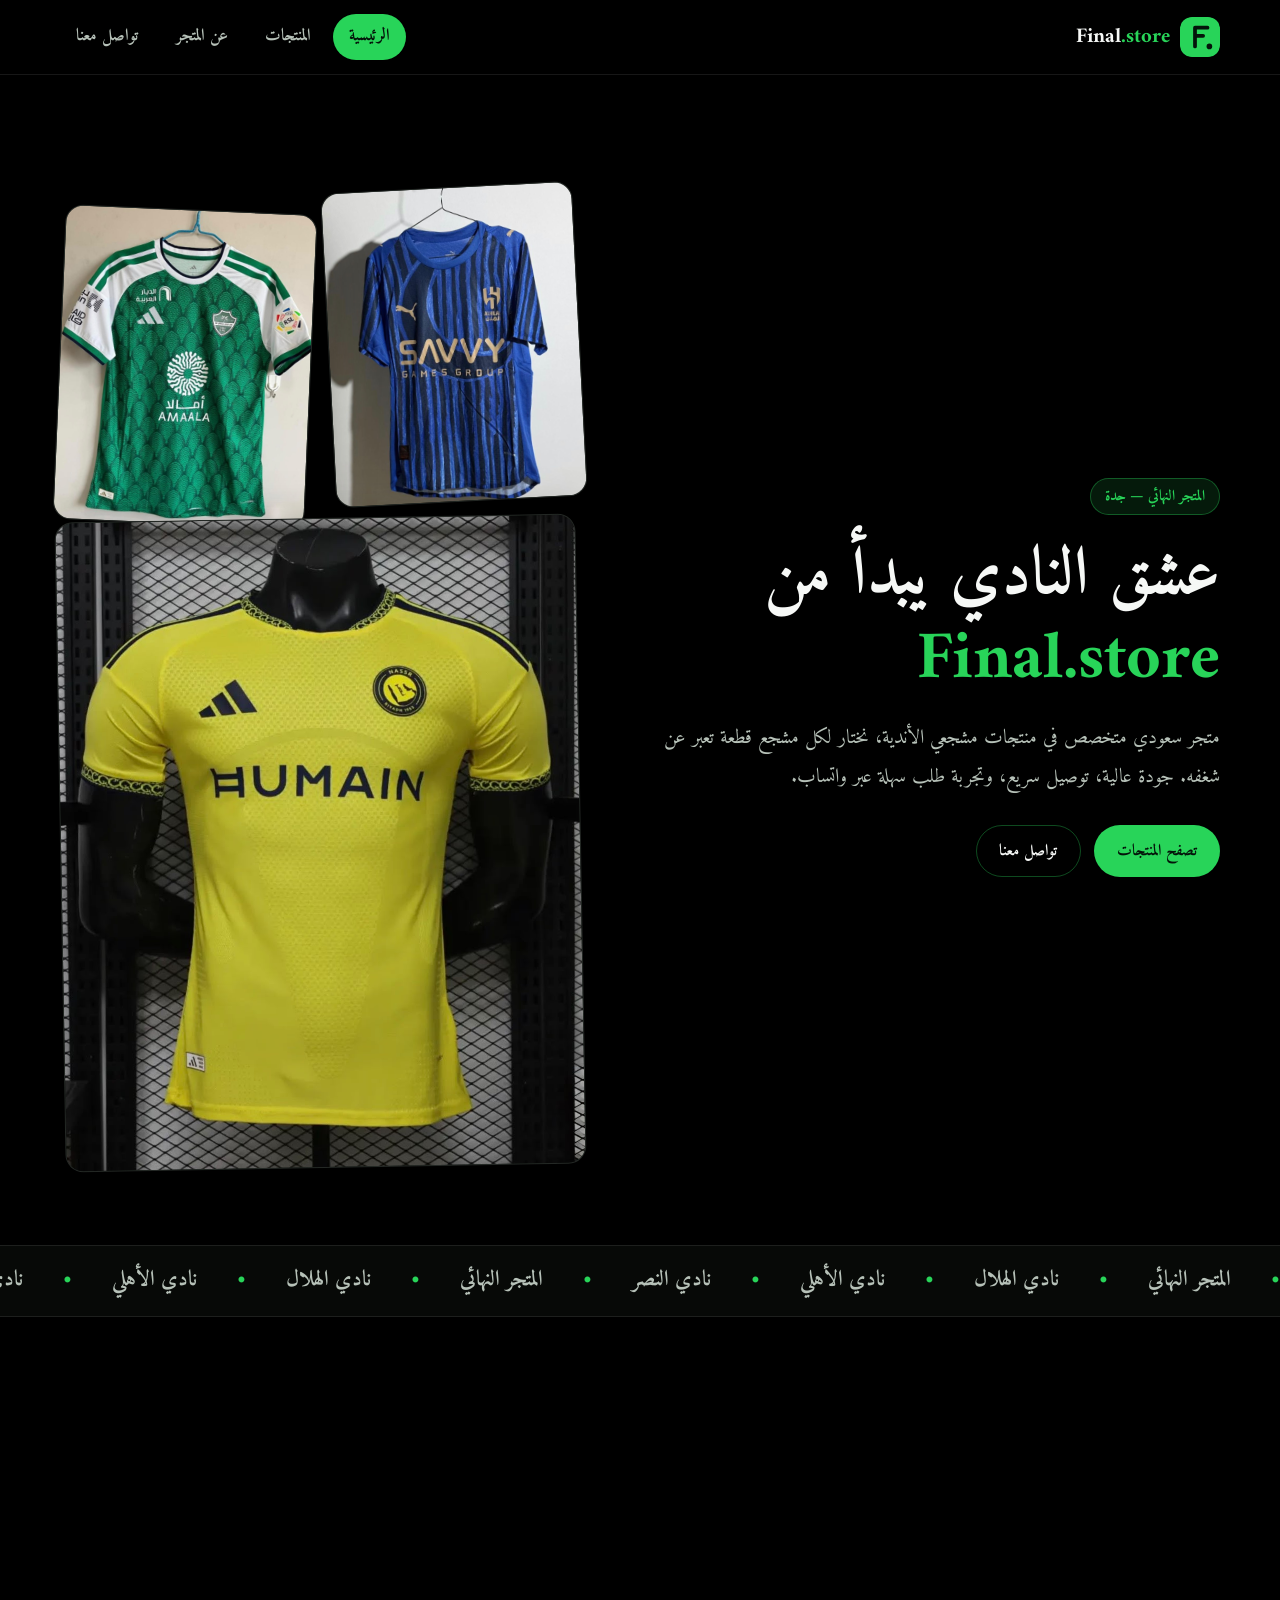
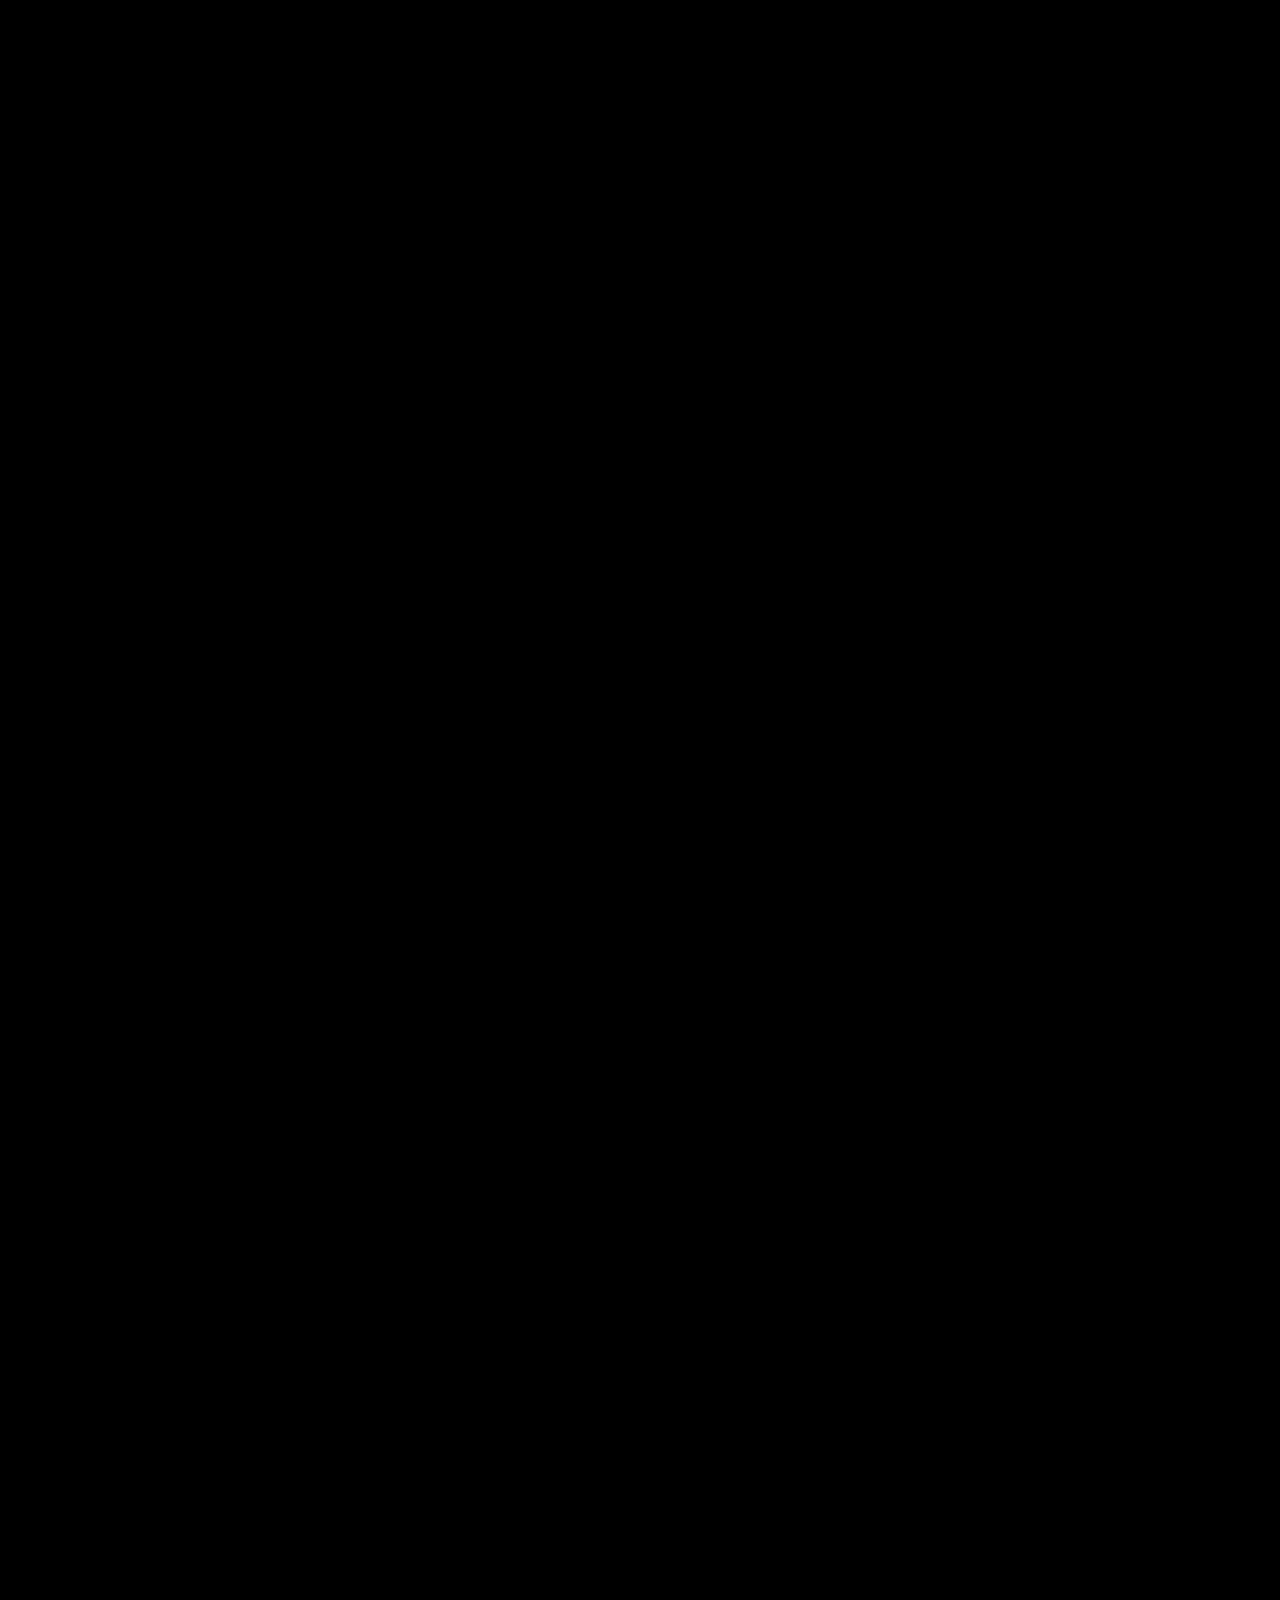
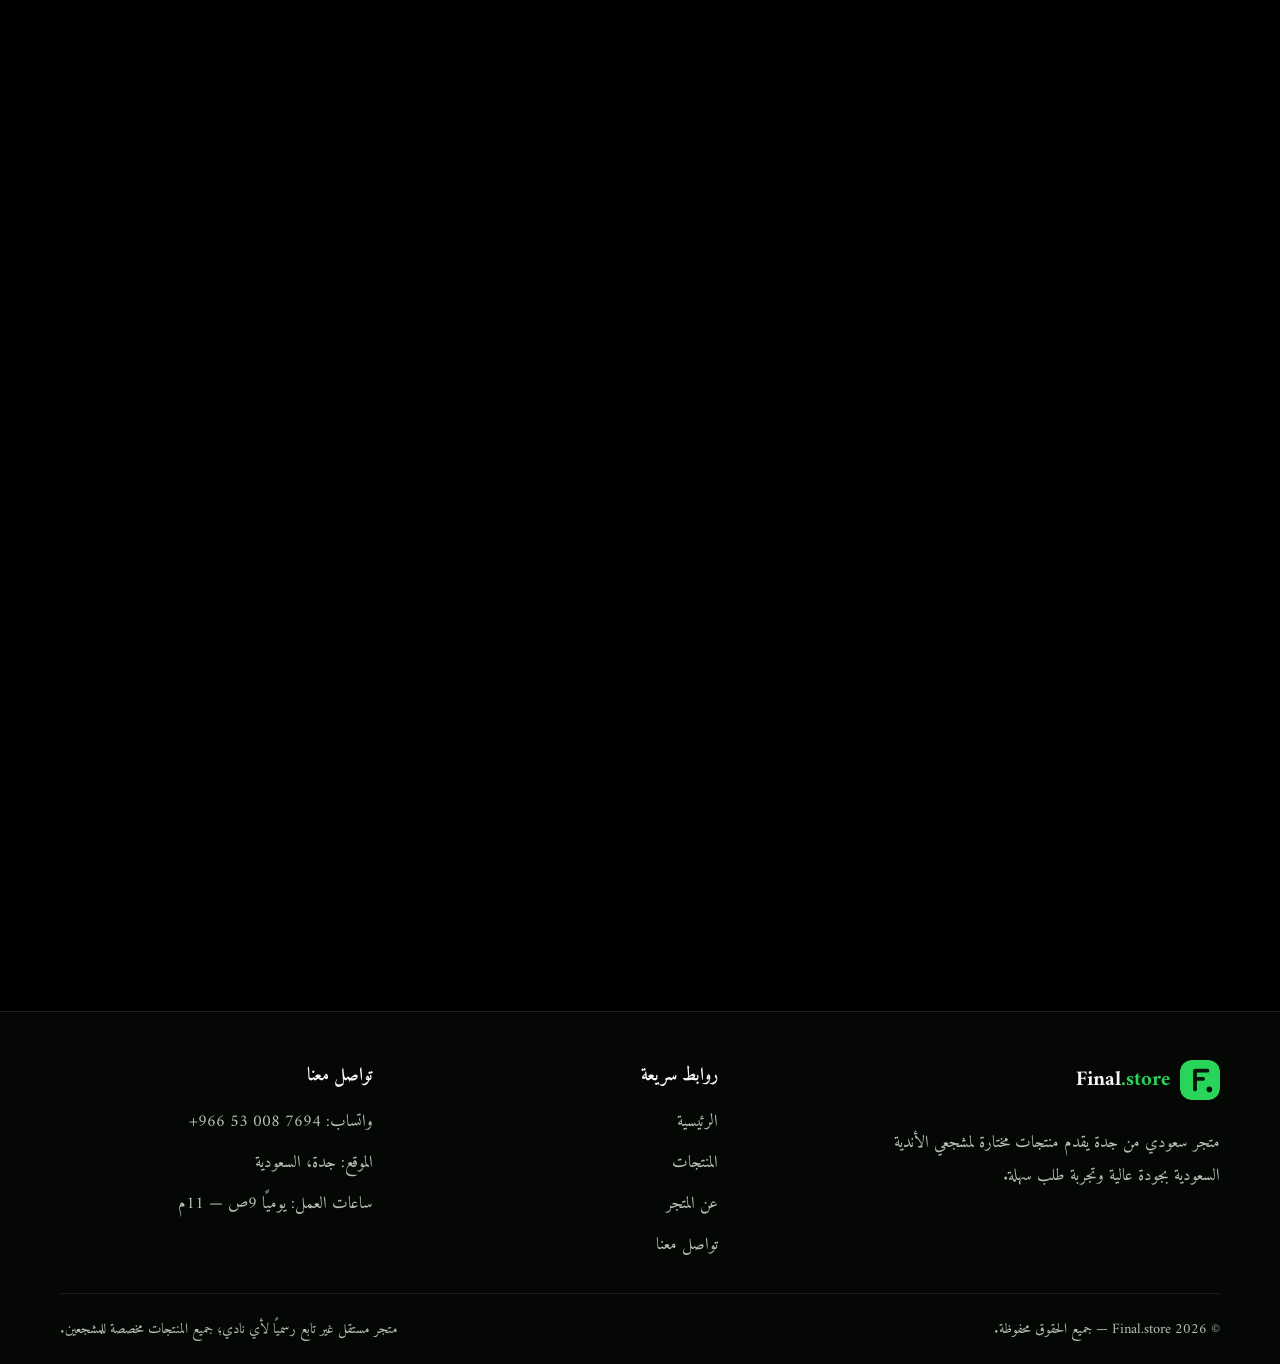
<file: final.store/index.html>
<!DOCTYPE html>
<html lang="ar" dir="rtl">
<head>
  <meta charset="UTF-8">
  <meta name="viewport" content="width=device-width, initial-scale=1.0">
  <title>Final.store | المتجر النهائي — منتجات مشجعي الأندية السعودية</title>
  <meta name="description" content="متجر Final.store من جدة يقدم منتجات مختارة لمشجعي الأندية السعودية بجودة عالية وتوصيل سريع وطلب سهل عبر واتساب.">
  <link rel="icon" type="image/svg+xml" href="images/logo.svg">
  <link rel="preconnect" href="https://fonts.googleapis.com">
  <link rel="preconnect" href="https://fonts.gstatic.com" crossorigin>
  <link href="https://fonts.googleapis.com/css2?family=Amiri:ital,wght@0,400;0,700;1,400&display=swap" rel="stylesheet">
  <link rel="stylesheet" href="css/style.css">
</head>
<body data-page="index">

  <!-- ===== الترويسة المشتركة ===== -->
  <header class="site-header" id="siteHeader">
    <div class="container header-inner">
      <a class="brand" href="index.html" aria-label="Final.store — المتجر النهائي">
        <img class="brand-logo" src="images/logo.svg" alt="" width="40" height="40">
        <span class="brand-name">Final<span class="brand-accent">.store</span></span>
      </a>

      <button class="nav-toggle" id="navToggle" type="button" aria-expanded="false" aria-controls="mainNav" aria-label="فتح أو إغلاق القائمة">
        <span class="nav-toggle-bar"></span>
        <span class="nav-toggle-bar"></span>
        <span class="nav-toggle-bar"></span>
      </button>

      <nav class="main-nav" id="mainNav" aria-label="التنقل الرئيسي">
        <ul class="nav-list">
          <li><a class="nav-link" href="index.html" data-nav="index">الرئيسية</a></li>
          <li><a class="nav-link" href="products.html" data-nav="products">المنتجات</a></li>
          <li><a class="nav-link" href="about.html" data-nav="about">عن المتجر</a></li>
          <li><a class="nav-link" href="contact.html" data-nav="contact">تواصل معنا</a></li>
        </ul>
      </nav>
    </div>
  </header>

  <main>
    <!-- ===== القسم الافتتاحي / الترحيب ===== -->
    <section class="hero" id="welcome">
      <div class="container hero-inner">
        <div class="hero-text reveal">
          <span class="hero-kicker">المتجر النهائي — جدة</span>
          <h1 class="hero-title">عشق النادي يبدأ من <span class="accent">Final.store</span></h1>
          <p class="hero-sub">
            متجر سعودي متخصص في منتجات مشجعي الأندية، نختار لكل مشجع قطعة تعبر عن شغفه.
            جودة عالية، توصيل سريع، وتجربة طلب سهلة عبر واتساب.
          </p>
          <div class="hero-actions">
            <a class="btn btn-primary" href="products.html">تصفح المنتجات</a>
            <a class="btn btn-ghost" href="contact.html">تواصل معنا</a>
          </div>
        </div>

        <div class="hero-media" aria-label="صور منتجات المتجر">
          <div class="hero-card">
            <img src="images/al-hilal.webp" alt="قميص نادي الهلال الأزرق" loading="eager" decoding="async">
          </div>
          <div class="hero-card">
            <img src="images/al-ahli.webp" alt="قميص نادي الأهلي الأخضر" loading="eager" decoding="async">
          </div>
          <div class="hero-card">
            <img src="images/al-nassr.webp" alt="قميص نادي النصر الأصفر" loading="lazy" decoding="async">
          </div>
        </div>
      </div>
    </section>

    <!-- ===== الشريط المتحرك ===== -->
    <div class="marquee" aria-hidden="true">
      <div class="marquee-track">
        <span>نادي النصر</span><span class="dot">•</span>
        <span>نادي الأهلي</span><span class="dot">•</span>
        <span>نادي الهلال</span><span class="dot">•</span>
        <span>المتجر النهائي</span><span class="dot">•</span>
        <span>نادي النصر</span><span class="dot">•</span>
        <span>نادي الأهلي</span><span class="dot">•</span>
        <span>نادي الهلال</span><span class="dot">•</span>
        <span>المتجر النهائي</span><span class="dot">•</span>
      </div>
    </div>

    <!-- ===== المميزات ===== -->
    <section class="section features" id="features">
      <div class="container">
        <header class="section-head reveal">
          <p class="section-kicker">لماذا Final.store؟</p>
          <h2 class="section-title">مميزات تجعلك تطلب بثقة</h2>
          <p class="section-sub">نحن نعرف ما يعنيه النادي بالنسبة لك، لذلك نحرص على كل تفصيلة من الاختيار حتى التسليم.</p>
        </header>

        <div class="features-grid">
          <article class="feature-card reveal">
            <div class="feature-icon" aria-hidden="true">
              <svg class="icon" viewBox="0 0 24 24" fill="none" stroke="currentColor" stroke-width="2" stroke-linecap="round" stroke-linejoin="round">
                <path d="M12 2 4 5v6c0 5 3.4 9.4 8 11 4.6-1.6 8-6 8-11V5l-8-3Z"/>
                <path d="m9 12 2 2 4-4"/>
              </svg>
            </div>
            <h3>منتجات مختارة بعناية</h3>
            <p>قطع أصلية ومستلزمات مشجعين بجودة ممتازة وتصاميم تعبر عن النادي الذي تحبه.</p>
          </article>

          <article class="feature-card reveal">
            <div class="feature-icon" aria-hidden="true">
              <svg class="icon" viewBox="0 0 24 24" fill="none" stroke="currentColor" stroke-width="2" stroke-linecap="round" stroke-linejoin="round">
                <path d="M3 7h11v9H3zM14 10h4l3 3v3h-7z"/>
                <circle cx="7" cy="18" r="1.6"/>
                <circle cx="17.5" cy="18" r="1.6"/>
              </svg>
            </div>
            <h3>توصيل سريع وأمين</h3>
            <p>نوصل طلبك بسرعة داخل جدة وجميع مدن المملكة، مع تغليف مميز يليق بشغفك.</p>
          </article>

          <article class="feature-card reveal">
            <div class="feature-icon" aria-hidden="true">
              <svg class="icon" viewBox="0 0 24 24" fill="none" stroke="currentColor" stroke-width="2" stroke-linecap="round" stroke-linejoin="round">
                <path d="M21 12a8 8 0 0 1-11.6 7.1L4 21l1.9-5.4A8 8 0 1 1 21 12Z"/>
                <path d="M8.5 11.5h7M8.5 14.5h4"/>
              </svg>
            </div>
            <h3>طلب مباشر عبر واتساب</h3>
            <p>لا تعقيدات ولا تسجيل؛ اختر منتجك وأرسل لنا رسالة وسنتولى عنايتك من هناك.</p>
          </article>
        </div>
      </div>
    </section>

    <!-- ===== صور المنتجات ===== -->
    <section class="section products-preview" id="productsPreview">
      <div class="container">
        <header class="section-head reveal">
          <p class="section-kicker">منتجاتنا</p>
          <h2 class="section-title">قمصان يحملها الشغف</h2>
          <p class="section-sub">تشكيلة مختارة من قمصان الأندية، اطلب قطعتك المفضلة مباشرة عبر واتساب.</p>
        </header>

        <div class="products-grid" data-products-grid data-variant="compact"></div>

        <div class="section-cta reveal">
          <a class="btn btn-ghost" href="products.html">عرض جميع المنتجات</a>
        </div>
      </div>
    </section>

    <!-- ===== آراء العملاء ===== -->
    <section class="section reviews" id="reviews">
      <div class="container">
        <header class="section-head reveal">
          <p class="section-kicker">آراء العملاء</p>
          <h2 class="section-title">مشجعوها يتكلمون</h2>
          <p class="section-sub">ثقة المشجعين هي أثمن ما نملك، وهذه بعض تجاربهم معنا.</p>
        </header>

        <div class="reviews-grid">
          <article class="review-card reveal">
            <div class="review-stars" aria-label="تقييم 5 من 5">★★★★★</div>
            <p class="review-text">القميص وصل بسرعة والخامة ممتازة، والتغليف كان فخمًا جدًا. أكيد بطلب مرة ثانية.</p>
            <div class="review-author">
              <span class="avatar" aria-hidden="true">أ</span>
              <div>
                <strong>أحمد الغامدي</strong>
                <small>مشجع نادي النصر — جدة</small>
              </div>
            </div>
          </article>

          <article class="review-card reveal">
            <div class="review-stars" aria-label="تقييم 5 من 5">★★★★★</div>
            <p class="review-text">طلبت لأخي هدية وكانت المفاجأة أجمل مما توقعت. التواصل عبر واتساب سهل وسريع.</p>
            <div class="review-author">
              <span class="avatar" aria-hidden="true">س</span>
              <div>
                <strong>سارة العتيبي</strong>
                <small>مشجعة نادي الأهلي — جدة</small>
              </div>
            </div>
          </article>

          <article class="review-card reveal">
            <div class="review-stars" aria-label="تقييم 5 من 5">★★★★★</div>
            <p class="review-text">متجر محترف ومنظم، المنتج أصلي والسعر مناسب. أنصح فيه كل مشجع.</p>
            <div class="review-author">
              <span class="avatar" aria-hidden="true">م</span>
              <div>
                <strong>محمد القحطاني</strong>
                <small>مشجع نادي الهلال — الرياض</small>
              </div>
            </div>
          </article>
        </div>
      </div>
    </section>

    <!-- ===== دعوة لاتخاذ إجراء ===== -->
    <section class="section">
      <div class="container">
        <div class="cta-band reveal">
          <h2>جاهز تختار قطعة شغفك؟</h2>
          <p>أرسل لنا رسالة على واتساب وفريقنا سيساعدك في اختيار القطعة المناسبة وإتمام طلبك بسرعة.</p>
          <a class="btn btn-primary" href="https://wa.me/966530087694" target="_blank" rel="noopener">تواصل عبر واتساب</a>
        </div>
      </div>
    </section>
  </main>

  <!-- ===== التذييل ===== -->
  <footer class="site-footer">
    <div class="container">
      <div class="footer-grid">
        <div class="footer-col footer-brand">
          <a class="brand" href="index.html" aria-label="Final.store — المتجر النهائي">
            <img class="brand-logo" src="images/logo.svg" alt="" width="40" height="40">
            <span class="brand-name">Final<span class="brand-accent">.store</span></span>
          </a>
          <p>متجر سعودي من جدة يقدم منتجات مختارة لمشجعي الأندية السعودية بجودة عالية وتجربة طلب سهلة.</p>
        </div>

        <nav class="footer-col" aria-label="روابط سريعة">
          <h3>روابط سريعة</h3>
          <ul>
            <li><a href="index.html">الرئيسية</a></li>
            <li><a href="products.html">المنتجات</a></li>
            <li><a href="about.html">عن المتجر</a></li>
            <li><a href="contact.html">تواصل معنا</a></li>
          </ul>
        </nav>

        <div class="footer-col">
          <h3>تواصل معنا</h3>
          <ul>
            <li>واتساب: <a href="https://wa.me/966530087694" target="_blank" rel="noopener" dir="ltr">+966 53 008 7694</a></li>
            <li>الموقع: جدة، السعودية</li>
            <li>ساعات العمل: يوميًا 9ص — 11م</li>
          </ul>
        </div>
      </div>

      <div class="footer-bottom">
        <p>© <span data-year>2026</span> Final.store — جميع الحقوق محفوظة.</p>
        <p>متجر مستقل غير تابع رسميًا لأي نادي؛ جميع المنتجات مخصصة للمشجعين.</p>
      </div>
    </div>
  </footer>

  <script src="js/script.js" defer></script>
</body>
</html>
</file>
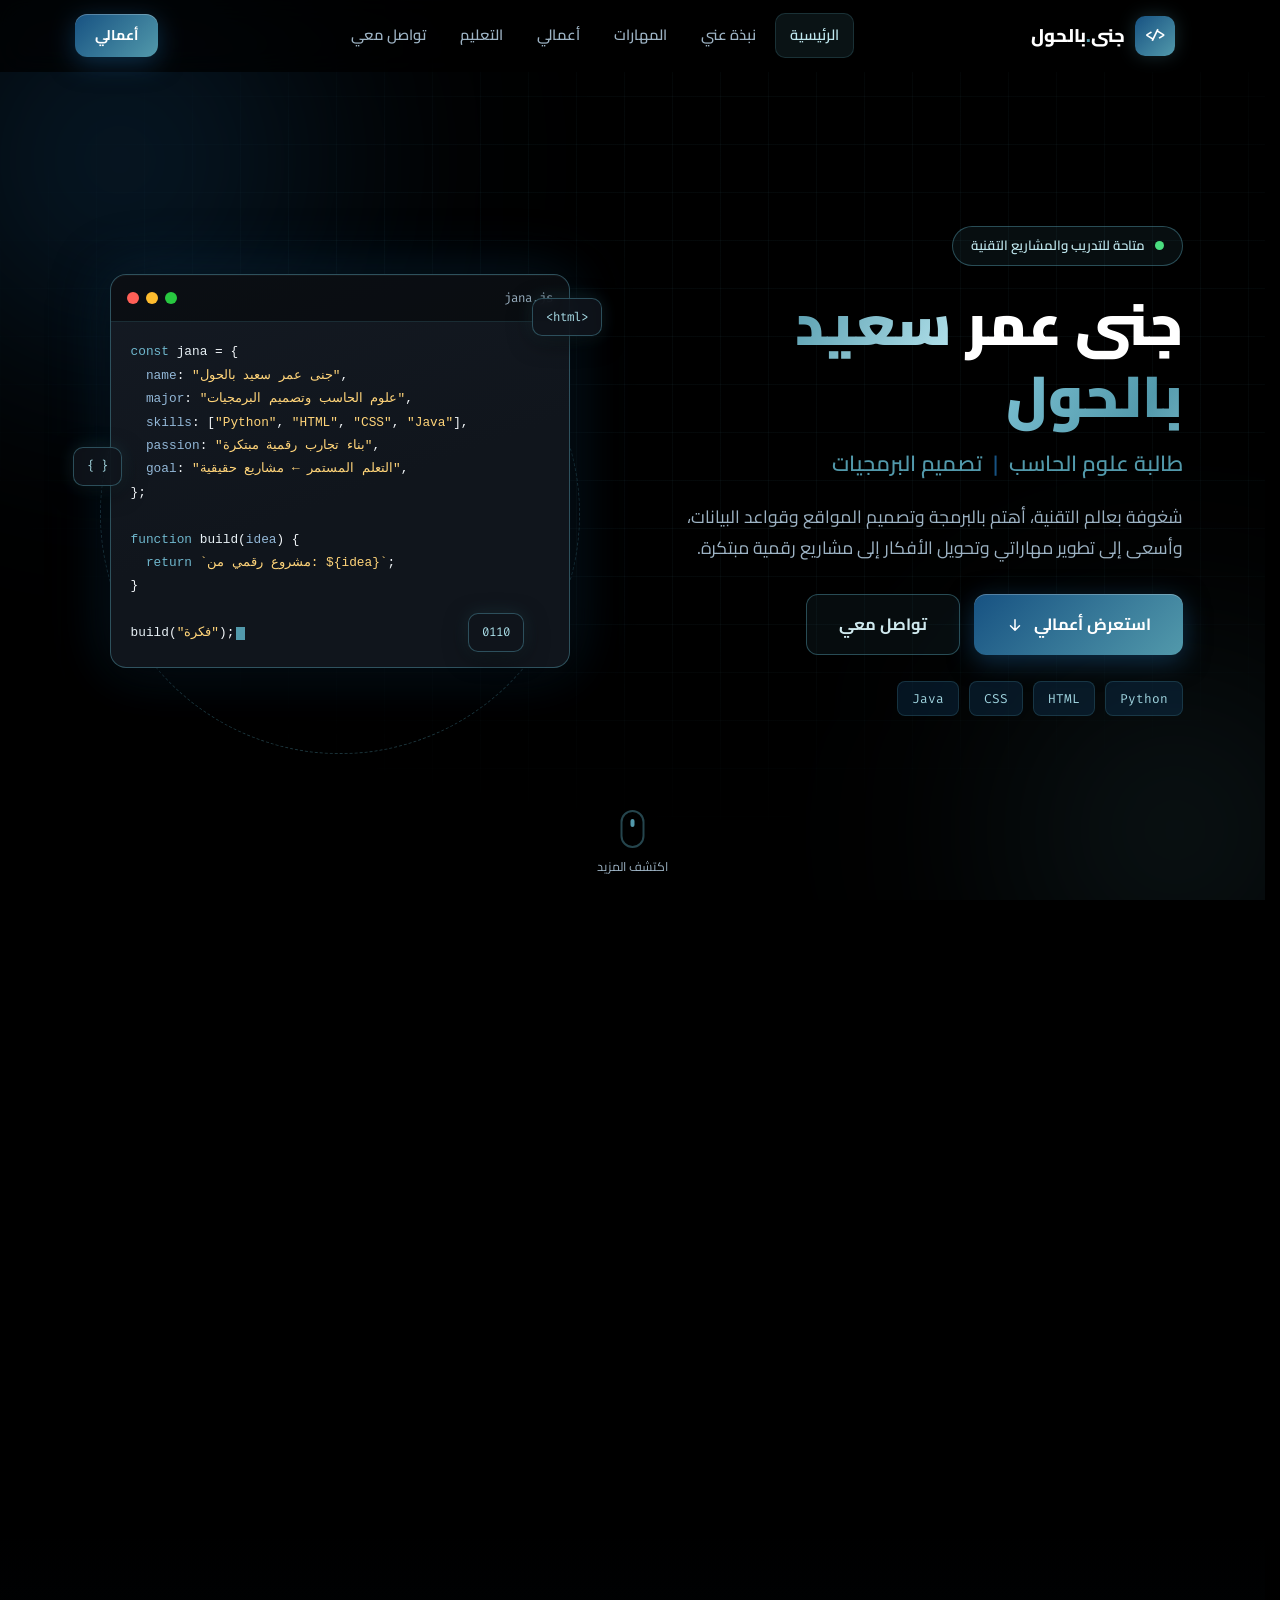
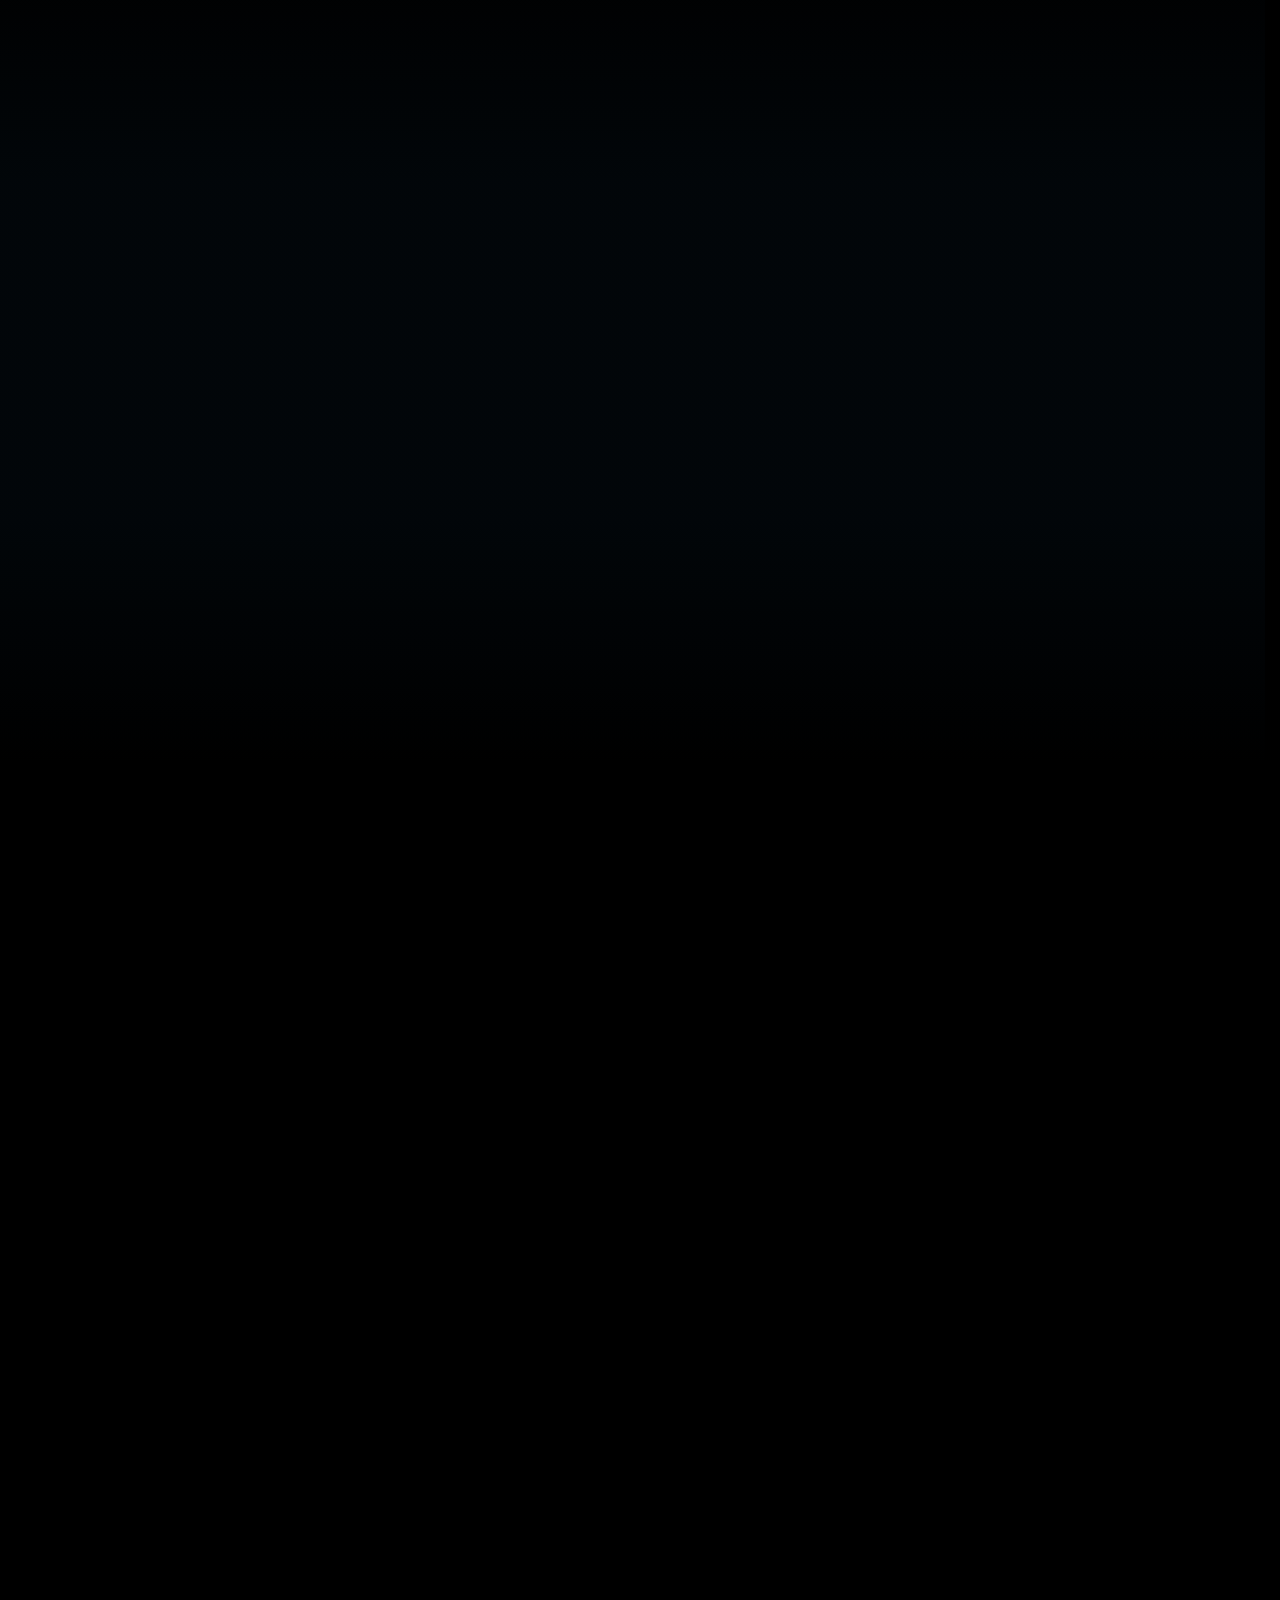
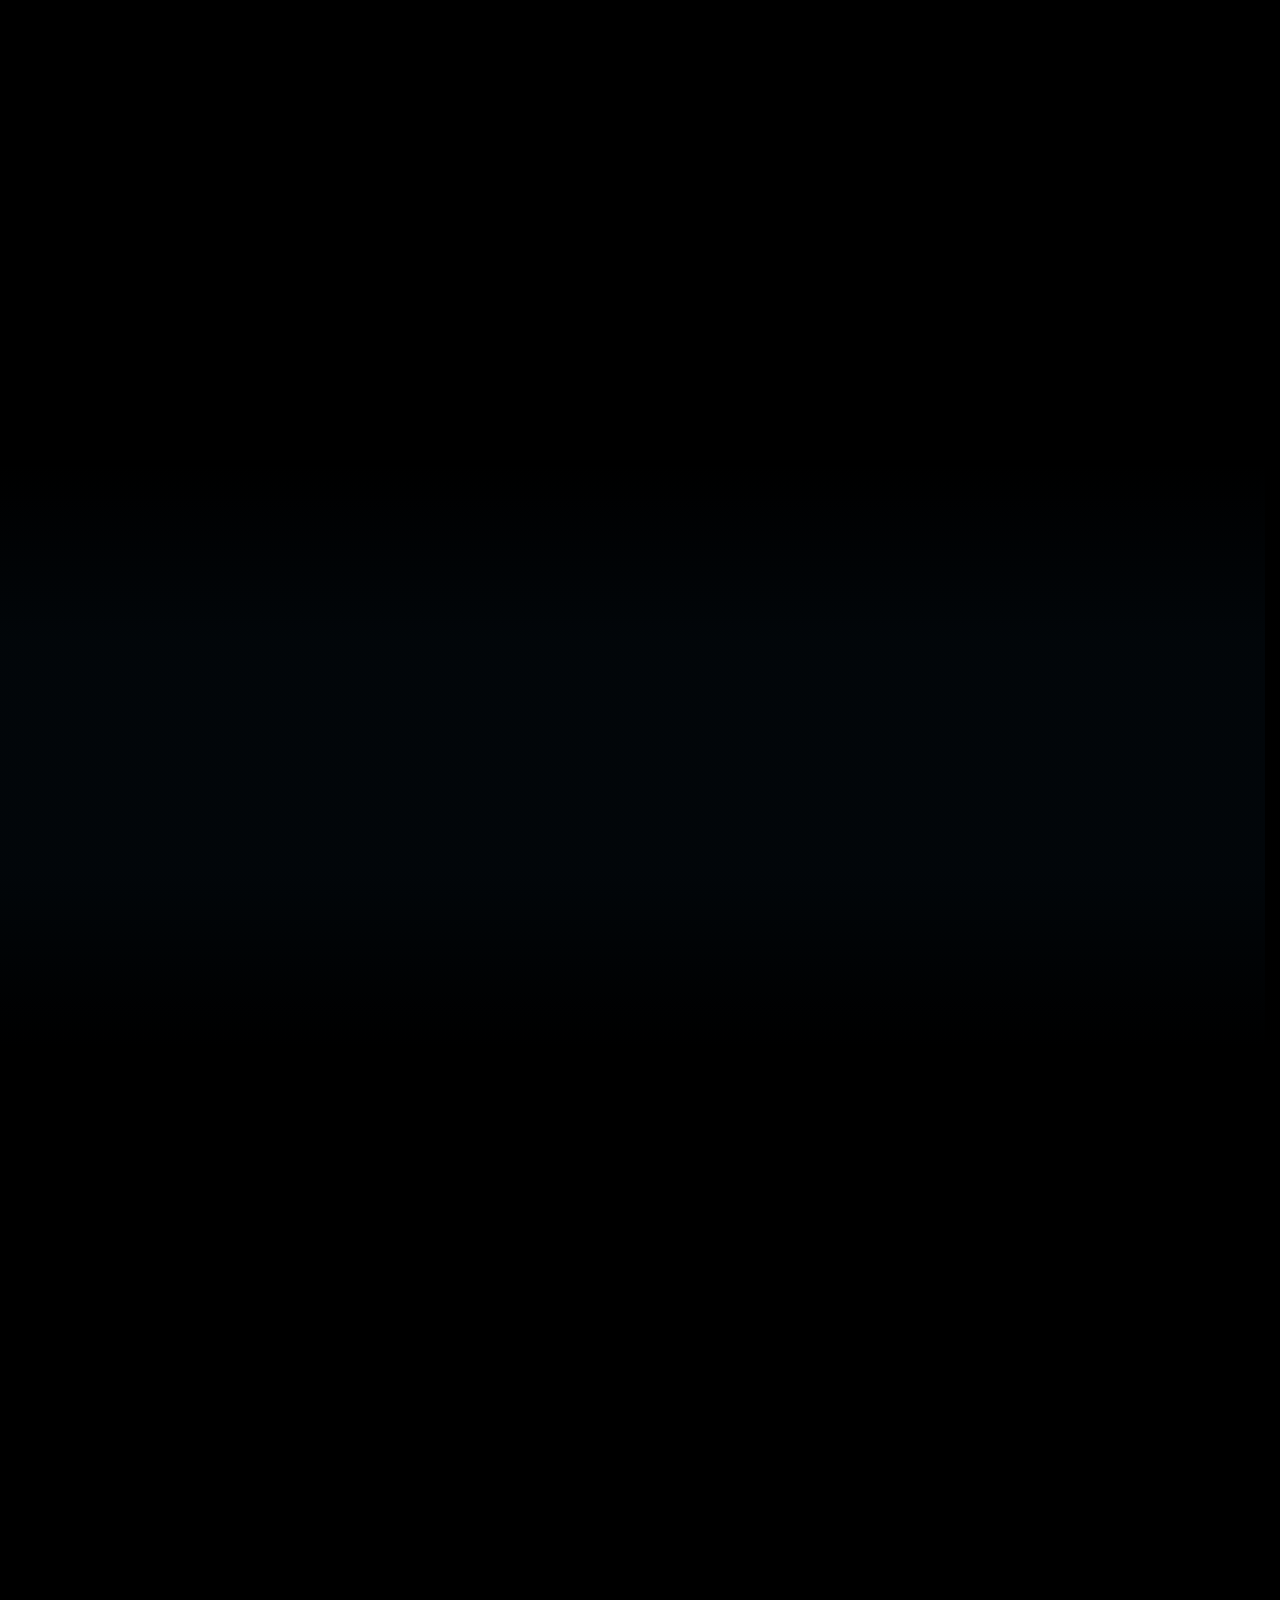
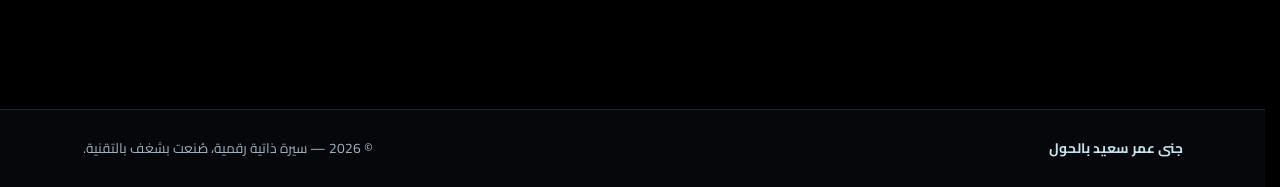
<file: my ID card , digital CV/index.html>
<!DOCTYPE html>
<html lang="ar" dir="rtl">
<head>
  <meta charset="UTF-8" />
  <meta name="viewport" content="width=device-width, initial-scale=1.0" />
  <meta name="description" content="السيرة الذاتية الرقمية لجنى عمر سعيد بالحول، طالبة علوم الحاسب وتصميم البرمجيات — البرمجة، تطوير المواقع، وقواعد البيانات." />
  <meta name="theme-color" content="#000000" />
  <title>جنى عمر سعيد بالحول | سيرة ذاتية رقمية</title>

  <!-- Google Fonts: Cairo -->
  <link rel="icon" href="data:image/svg+xml,%3Csvg xmlns='http://www.w3.org/2000/svg' viewBox='0 0 100 100'%3E%3Crect width='100' height='100' rx='22' fill='%23000'/%3E%3Cpath d='M30 36 L18 50 L30 64' stroke='%235299AB' stroke-width='7' fill='none' stroke-linecap='round' stroke-linejoin='round'/%3E%3Cpath d='M70 36 L82 50 L70 64' stroke='%235299AB' stroke-width='7' fill='none' stroke-linecap='round' stroke-linejoin='round'/%3E%3Ccircle cx='50' cy='50' r='4.5' fill='%23175282'/%3E%3C/svg%3E" />
  <link rel="preconnect" href="https://fonts.googleapis.com" />
  <link rel="preconnect" href="https://fonts.gstatic.com" crossorigin />
  <link href="https://fonts.googleapis.com/css2?family=Cairo:wght@300;400;500;600;700;800;900&family=Fira+Code:wght@400;500&display=swap" rel="stylesheet" />

  <!-- Stylesheet -->
  <link rel="stylesheet" href="style.css" />
</head>
<body>

  <!-- ═══════════ شريط التنقل ═══════════ -->
  <header class="navbar" id="navbar">
    <div class="container navbar__inner">
      <a class="navbar__logo" href="#home" aria-label="جنى بالحول — الصفحة الرئيسية">
        <span class="logo-mark" aria-hidden="true">&lt;/&gt;</span>
        <span class="logo-text">جنى<span class="logo-dot">.</span>بالحول</span>
      </a>

      <nav class="navbar__links" id="navMenu" aria-label="التنقل الرئيسي">
        <a href="#home" class="nav-link active">الرئيسية</a>
        <a href="#about" class="nav-link">نبذة عني</a>
        <a href="#skills" class="nav-link">المهارات</a>
        <a href="#projects" class="nav-link">أعمالي</a>
        <a href="#education" class="nav-link">التعليم</a>
        <a href="#contact" class="nav-link">تواصل معي</a>
      </nav>

      <a href="#projects" class="btn btn--primary btn--nav">أعمالي</a>

      <button class="hamburger" id="hamburger" aria-label="فتح القائمة" aria-expanded="false" aria-controls="navMenu">
        <span></span>
        <span></span>
        <span></span>
      </button>
    </div>
  </header>

  <main>

    <!-- ═══════════ 1) الصفحة الرئيسية (Hero) ═══════════ -->
    <section class="hero" id="home" aria-label="الصفحة الرئيسية">
      <div class="hero__bg-grid" aria-hidden="true"></div>
      <div class="hero__glow hero__glow--dark" aria-hidden="true"></div>
      <div class="hero__glow hero__glow--light" aria-hidden="true"></div>

      <div class="container hero__inner">

        <div class="hero__text reveal-load">
          <span class="hero__badge">
            <span class="pulse-dot" aria-hidden="true"></span>
            متاحة للتدريب والمشاريع التقنية
          </span>

          <h1 class="hero__name">جنى عمر <span class="gradient-text">سعيد بالحول</span></h1>
          <h2 class="hero__role">طالبة علوم الحاسب <span class="role-sep">|</span> تصميم البرمجيات</h2>

          <p class="hero__tagline">
            شغوفة بعالم التقنية، أهتم بالبرمجة وتصميم المواقع وقواعد البيانات، وأسعى إلى تطوير مهاراتي وتحويل الأفكار إلى مشاريع رقمية مبتكرة.
          </p>

          <div class="hero__actions">
            <a href="#projects" class="btn btn--primary btn--lg">
              استعرض أعمالي
              <svg width="18" height="18" viewBox="0 0 24 24" fill="none" aria-hidden="true">
                <path d="M12 5v14M12 19l-6-6M12 19l6-6" stroke="currentColor" stroke-width="2" stroke-linecap="round" stroke-linejoin="round"/>
              </svg>
            </a>
            <a href="#contact" class="btn btn--ghost btn--lg">تواصل معي</a>
          </div>

          <div class="hero__chips" aria-label="التقنيات الأساسية">
            <span class="chip">Python</span>
            <span class="chip">HTML</span>
            <span class="chip">CSS</span>
            <span class="chip">Java</span>
          </div>
        </div>

        <!-- العنصر البصري التقني: نافذة كود + دوائر هندسية -->
        <div class="hero__visual reveal-load" style="--delay: 0.18s" aria-hidden="true">
          <div class="orbit orbit--1"></div>
          <div class="orbit orbit--2"></div>

          <div class="code-window">
            <div class="code-window__bar">
              <span class="dot dot--red"></span>
              <span class="dot dot--yellow"></span>
              <span class="dot dot--green"></span>
              <span class="code-window__title">jana.js</span>
            </div>
            <pre class="code-window__body"><code><span class="c-kw">const</span> <span class="c-var">jana</span> = {
  <span class="c-prop">name</span>: <span class="c-str">"جنى عمر سعيد بالحول"</span>,
  <span class="c-prop">major</span>: <span class="c-str">"علوم الحاسب وتصميم البرمجيات"</span>,
  <span class="c-prop">skills</span>: [<span class="c-str">"Python"</span>, <span class="c-str">"HTML"</span>, <span class="c-str">"CSS"</span>, <span class="c-str">"Java"</span>],
  <span class="c-prop">passion</span>: <span class="c-str">"بناء تجارب رقمية مبتكرة"</span>,
  <span class="c-prop">goal</span>: <span class="c-str">"التعلم المستمر ← مشاريع حقيقية"</span>,
};

<span class="c-kw">function</span> <span class="c-var">build</span>(<span class="c-prop">idea</span>) {
  <span class="c-kw">return</span> <span class="c-str">`مشروع رقمي من: ${idea}`</span>;
}

<span class="c-var">build</span>(<span class="c-str">"فكرة"</span>);<span class="caret"></span></code></pre>
          </div>

          <div class="float-chip float-chip--1">&lt;html&gt;</div>
          <div class="float-chip float-chip--2">{ }</div>
          <div class="float-chip float-chip--3">0110</div>
        </div>

      </div>

      <a href="#about" class="scroll-hint" aria-label="انتقل إلى قسم نبذة عني">
        <span class="scroll-hint__mouse"><span class="scroll-hint__wheel"></span></span>
        اكتشف المزيد
      </a>
    </section>

    <!-- ═══════════ 2) نبذة عني ═══════════ -->
    <section class="section" id="about" aria-labelledby="about-title">
      <div class="container">
        <div class="section-head reveal">
          <span class="section-tag">01 / نبذة عني</span>
          <h2 class="section-title" id="about-title">من أنا؟</h2>
        </div>

        <div class="about-card reveal" style="--delay: 0.1s">
          <div class="about-card__avatar" aria-hidden="true">جنى</div>
          <div class="about-card__body">
            <p class="about-card__text">
              أنا <strong>جنى عمر</strong>، طالبة في تخصص <strong>علوم الحاسب وتصميم البرمجيات</strong>. أهتم بمجالات البرمجة وتصميم وتطوير المواقع الإلكترونية وقواعد البيانات. أطمح إلى اكتساب المزيد من الخبرات التقنية وتطوير قدراتي من خلال التعلم المستمر وتنفيذ المشاريع العملية.
            </p>
            <ul class="about-card__points">
              <li><span class="point-icon" aria-hidden="true">&lt;/&gt;</span> شغف بالبرمجة وتطوير الويب</li>
              <li><span class="point-icon" aria-hidden="true">&#9673;</span> اهتمام بقواعد البيانات وهندسة البرمجيات</li>
              <li><span class="point-icon" aria-hidden="true">&#10140;</span> التعلم المستمر وتنفيذ المشاريع العملية</li>
            </ul>
          </div>
        </div>
      </div>
    </section>

    <!-- ═══════════ 3) المهارات (قابلة للفتح والإغلاق) ═══════════ -->
    <section class="section section--alt" id="skills" aria-labelledby="skills-title">
      <div class="container">
        <div class="section-head reveal">
          <span class="section-tag">02 / المهارات</span>
          <h2 class="section-title" id="skills-title">المهارات</h2>
          <p class="section-subtitle">اضغط على الزر لعرض أو إخفاء المهارات.</p>
        </div>

        <button class="skills-toggle reveal" id="skillsToggle" aria-expanded="true" aria-controls="skillsPanel" style="--delay: 0.1s">
          <span class="skills-toggle__label">
            <svg width="20" height="20" viewBox="0 0 24 24" fill="none" aria-hidden="true">
              <path d="M13 2L4.5 13.5H11L9.5 22L18 10.5H11.5L13 2Z" stroke="currentColor" stroke-width="1.8" stroke-linejoin="round"/>
            </svg>
            إخفاء المهارات
          </span>
          <svg class="skills-toggle__chevron" width="22" height="22" viewBox="0 0 24 24" fill="none" aria-hidden="true">
            <path d="M6 9l6 6 6-6" stroke="currentColor" stroke-width="2" stroke-linecap="round" stroke-linejoin="round"/>
          </svg>
        </button>

        <div class="skills-collapsible open" id="skillsPanel" role="region" aria-labelledby="skills-title">
          <div class="skills-collapsible__inner">

            <h3 class="skills-group-title reveal">المهارات التقنية</h3>
            <div class="skills-grid">
              <div class="skill-card reveal" style="--delay: 0.05s" tabindex="0">
                <div class="skill-card__icon skill-card__icon--python" aria-hidden="true">Py</div>
                <div class="skill-card__info">
                  <span class="skill-card__name">Python</span>
                  <span class="skill-card__level">برمجة وتطوير منطقي</span>
                </div>
                <span class="skill-card__bar"><span class="skill-card__fill" style="--level: 65%"></span></span>
              </div>

              <div class="skill-card reveal" style="--delay: 0.12s" tabindex="0">
                <div class="skill-card__icon skill-card__icon--html" aria-hidden="true">&lt;/&gt;</div>
                <div class="skill-card__info">
                  <span class="skill-card__name">HTML</span>
                  <span class="skill-card__level">بناء هيكلة المواقع</span>
                </div>
                <span class="skill-card__bar"><span class="skill-card__fill" style="--level: 75%"></span></span>
              </div>

              <div class="skill-card reveal" style="--delay: 0.19s" tabindex="0">
                <div class="skill-card__icon skill-card__icon--java" aria-hidden="true">☕</div>
                <div class="skill-card__info">
                  <span class="skill-card__name">Java</span>
                  <span class="skill-card__level">برمجة كائنية التوجه</span>
                </div>
                <span class="skill-card__bar"><span class="skill-card__fill" style="--level: 60%"></span></span>
              </div>

              <div class="skill-card reveal" style="--delay: 0.26s" tabindex="0">
                <div class="skill-card__icon skill-card__icon--css" aria-hidden="true">#</div>
                <div class="skill-card__info">
                  <span class="skill-card__name">CSS</span>
                  <span class="skill-card__level">تنسيق وتصميم الواجهات</span>
                </div>
                <span class="skill-card__bar"><span class="skill-card__fill" style="--level: 75%"></span></span>
              </div>
            </div>

            <h3 class="skills-group-title reveal" style="--delay: 0.1s">المهارات الشخصية واللغوية</h3>
            <div class="skills-grid skills-grid--soft">
              <div class="soft-card reveal" style="--delay: 0.15s" tabindex="0">
                <div class="soft-card__icon" aria-hidden="true">
                  <svg width="26" height="26" viewBox="0 0 24 24" fill="none"><circle cx="12" cy="12" r="9" stroke="currentColor" stroke-width="1.6"/><path d="M3 12h18M12 3a15 15 0 0 1 0 18M12 3a15 15 0 0 0 0 18" stroke="currentColor" stroke-width="1.6"/></svg>
                </div>
                <div>
                  <span class="soft-card__name">اللغة الإنجليزية</span>
                  <span class="soft-card__desc">قراءة المحتوى التقني والتوثيق البرمجي</span>
                </div>
              </div>

              <div class="soft-card reveal" style="--delay: 0.22s" tabindex="0">
                <div class="soft-card__icon" aria-hidden="true">
                  <svg width="26" height="26" viewBox="0 0 24 24" fill="none"><path d="M13 2L4.5 13.5H11L9.5 22L18 10.5H11.5L13 2Z" stroke="currentColor" stroke-width="1.6" stroke-linejoin="round"/></svg>
                </div>
                <div>
                  <span class="soft-card__name">التعلم السريع</span>
                  <span class="soft-card__desc">استيعاب التقنيات الجديدة وتطبيقها عملياً</span>
                </div>
              </div>
            </div>

          </div>
        </div>
      </div>
    </section>

    <!-- ═══════════ 4) الأعمال والمشاريع ═══════════ -->
    <section class="section" id="projects" aria-labelledby="projects-title">
      <div class="container">
        <div class="section-head reveal">
          <span class="section-tag">03 / أعمالي</span>
          <h2 class="section-title" id="projects-title">الأعمال والمشاريع</h2>
          <p class="section-subtitle">اضغط على أي بطاقة لعرض تفاصيل المشروع.</p>
        </div>

        <div class="projects-grid" id="projectsGrid"></div>
      </div>
    </section>

    <!-- ═══════════ 5) التعليم ═══════════ -->
    <section class="section section--alt" id="education" aria-labelledby="education-title">
      <div class="container">
        <div class="section-head reveal">
          <span class="section-tag">04 / التعليم</span>
          <h2 class="section-title" id="education-title">التعليم</h2>
        </div>

        <div class="edu-card reveal" style="--delay: 0.1s">
          <div class="edu-card__icon" aria-hidden="true">
            <svg width="34" height="34" viewBox="0 0 24 24" fill="none"><path d="M12 3L2 9l10 6 10-6-10-6Z" stroke="currentColor" stroke-width="1.6" stroke-linejoin="round"/><path d="M6 11.5V16c0 1.5 3 3 6 3s6-1.5 6-3v-4.5M22 9v5" stroke="currentColor" stroke-width="1.6" stroke-linecap="round" stroke-linejoin="round"/></svg>
          </div>
          <div class="edu-card__body">
            <div class="edu-card__row">
              <span class="edu-label">الدرجة العلمية</span>
              <span class="edu-value">بكالوريوس</span>
            </div>
            <div class="edu-card__row">
              <span class="edu-label">التخصص</span>
              <span class="edu-value">علوم الحاسب وتصميم البرمجيات</span>
            </div>
            <div class="edu-card__row">
              <span class="edu-label">المستوى الدراسي</span>
              <span class="edu-value edu-value--badge">السنة الأولى</span>
            </div>
          </div>
        </div>
      </div>
    </section>

    <!-- ═══════════ 6) التواصل ═══════════ -->
    <section class="section" id="contact" aria-labelledby="contact-title">
      <div class="container">
        <div class="section-head reveal">
          <span class="section-tag">05 / تواصل</span>
          <h2 class="section-title" id="contact-title">تواصل معي</h2>
          <p class="section-subtitle">يسعدني تواصلك — أرسل رسالة أو اتصل مباشرة.</p>
        </div>

        <div class="contact-grid">
          <a class="contact-card reveal" style="--delay: 0.05s" href="mailto:Jana.omar8321@gmail.com" aria-label="أرسل بريداً إلكترونياً إلى Jana.omar8321@gmail.com">
            <span class="contact-card__icon" aria-hidden="true">
              <svg width="26" height="26" viewBox="0 0 24 24" fill="none"><rect x="3" y="5" width="18" height="14" rx="2.5" stroke="currentColor" stroke-width="1.6"/><path d="M4 7l8 6 8-6" stroke="currentColor" stroke-width="1.6" stroke-linecap="round" stroke-linejoin="round"/></svg>
            </span>
            <span class="contact-card__label">البريد الإلكتروني</span>
            <span class="contact-card__value" dir="ltr">Jana.omar8321@gmail.com</span>
          </a>

          <a class="contact-card reveal" style="--delay: 0.15s" href="tel:+966541515696" aria-label="اتصل على الرقم +966 54 151 5696">
            <span class="contact-card__icon" aria-hidden="true">
              <svg width="26" height="26" viewBox="0 0 24 24" fill="none"><path d="M5 4h4l2 5-2.5 1.5a12 12 0 0 0 5 5L15 13l5 2v4a2 2 0 0 1-2 2A16 16 0 0 1 3 6a2 2 0 0 1 2-2Z" stroke="currentColor" stroke-width="1.6" stroke-linejoin="round"/></svg>
            </span>
            <span class="contact-card__label">رقم الهاتف</span>
            <span class="contact-card__value" dir="ltr">+966 54 151 5696</span>
          </a>

          <a class="whatsapp-btn reveal" style="--delay: 0.25s" href="https://wa.me/966541515696" target="_blank" rel="noopener noreferrer" aria-label="ابدأ محادثة واتساب مع جنى">
            <svg width="30" height="30" viewBox="0 0 24 24" fill="currentColor" aria-hidden="true"><path d="M12.04 2C6.58 2 2.13 6.45 2.13 11.91c0 2.1.55 4.14 1.6 5.95L2.05 22l4.32-1.13a9.87 9.87 0 0 0 5.67 1.81h.01c5.46 0 9.9-4.45 9.9-9.91A9.82 9.82 0 0 0 12.04 2Zm0 18.13h-.01a8.2 8.2 0 0 1-4.18-1.14l-.3-.18-2.46.65.66-2.4-.2-.32a8.18 8.18 0 0 1-1.26-4.35c0-4.53 3.69-8.22 8.23-8.22a8.2 8.2 0 0 1 5.82 2.41 8.18 8.18 0 0 1 2.4 5.82c0 4.53-3.69 8.21-8.2 8.21Zm4.5-6.16c-.25-.12-1.47-.72-1.69-.8-.23-.08-.4-.12-.56.13-.17.25-.64.8-.79.97-.14.16-.29.18-.54.06-.25-.12-1.05-.39-2-1.23a7.52 7.52 0 0 1-1.39-1.73c-.14-.25 0-.38.11-.5.11-.11.25-.29.37-.43.12-.14.17-.25.25-.41.08-.17.04-.31-.02-.44-.06-.12-.56-1.35-.77-1.85-.2-.48-.41-.42-.56-.43h-.48c-.17 0-.43.06-.66.31-.22.25-.87.85-.87 2.07s.89 2.4 1.01 2.57c.12.17 1.75 2.67 4.24 3.74.59.26 1.06.41 1.42.52.6.19 1.14.16 1.57.1.48-.07 1.47-.6 1.68-1.18.21-.58.21-1.07.14-1.18-.06-.1-.23-.16-.48-.28Z"/></svg>
            <span class="whatsapp-btn__text">
              <strong>تواصل عبر واتساب</strong>
              <small>رد سريع عبر المحادثة المباشرة</small>
            </span>
            <svg class="whatsapp-btn__arrow" width="22" height="22" viewBox="0 0 24 24" fill="none" aria-hidden="true"><path d="M15 6l-6 6 6 6" stroke="currentColor" stroke-width="2" stroke-linecap="round" stroke-linejoin="round"/></svg>
          </a>
        </div>
      </div>
    </section>

  </main>

  <!-- ═══════════ تذييل الصفحة ═══════════ -->
  <footer class="footer">
    <div class="container footer__inner">
      <span class="footer__name">جنى عمر سعيد بالحول</span>
      <span class="footer__copy">© <span id="currentYear"></span> — سيرة ذاتية رقمية، صُنعت بشغف بالتقنية.</span>
    </div>
  </footer>

  <!-- ═══════════ زر العودة إلى الأعلى ═══════════ -->
  <button class="back-to-top" id="backToTop" aria-label="العودة إلى أعلى الصفحة">
    <svg width="24" height="24" viewBox="0 0 24 24" fill="none" aria-hidden="true">
      <path d="M12 19V5M12 5l-6 6M12 5l6 6" stroke="currentColor" stroke-width="2" stroke-linecap="round" stroke-linejoin="round"/>
    </svg>
  </button>

  <!-- ═══════════ نافذة تفاصيل المشروع (Modal) ═══════════ -->
  <div class="modal-overlay" id="projectModal" role="dialog" aria-modal="true" aria-labelledby="modalTitle" aria-hidden="true" hidden>
    <div class="modal" role="document">
      <button class="modal__close" id="modalClose" aria-label="إغلاق النافذة">
        <svg width="22" height="22" viewBox="0 0 24 24" fill="none" aria-hidden="true"><path d="M6 6l12 12M18 6L6 18" stroke="currentColor" stroke-width="2" stroke-linecap="round"/></svg>
      </button>
      <span class="modal__tag" id="modalTag">مشروع</span>
      <h3 class="modal__title" id="modalTitle">اسم المشروع</h3>
      <p class="modal__desc" id="modalDesc">وصف المشروع</p>
      <div class="modal__tech" id="modalTech" aria-label="التقنيات المستخدمة"></div>
      <button class="btn btn--primary modal__btn" id="modalOk">حسناً، فهمت</button>
    </div>
  </div>

  <!-- JavaScript -->
  <script src="script.js"></script>
</body>
</html>
</file>
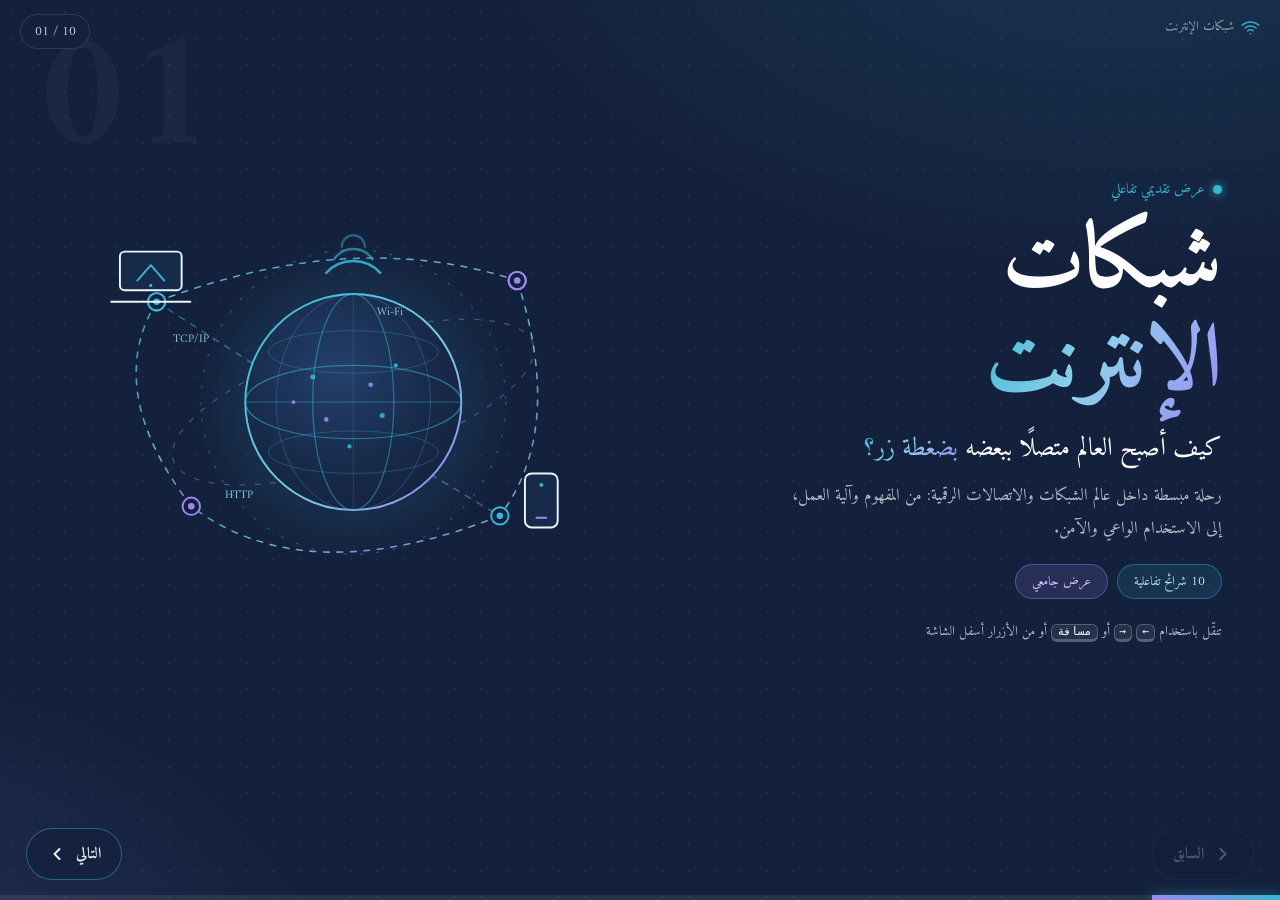
<file: presentation site/index.html>
<!DOCTYPE html>
<html lang="ar" dir="rtl">
<head>
<meta charset="UTF-8">
<meta name="viewport" content="width=device-width, initial-scale=1.0">
<meta name="theme-color" content="#14213D">
<meta name="description" content="عرض تقديمي تفاعلي عن شبكات الإنترنت: مفهومها وآلية عملها واستخداماتها وإيجابياتها وسلبياتها ومخاطرها وكيفية الاستخدام الآمن، موجّه للتعليم الجامعي.">
<title>شبكات الإنترنت | عرض تقديمي تفاعلي</title>
<link rel="icon" href="data:image/svg+xml,%3Csvg xmlns='http://www.w3.org/2000/svg' viewBox='0 0 64 64'%3E%3Crect width='64' height='64' rx='14' fill='%2314213D'/%3E%3Cpath d='M13 27a27 27 0 0 1 38 0' stroke='%2335B6D4' stroke-width='5' fill='none' stroke-linecap='round'/%3E%3Cpath d='M22 38a14.5 14.5 0 0 1 20 0' stroke='%2335B6D4' stroke-width='5' fill='none' stroke-linecap='round'/%3E%3Ccircle cx='32' cy='48' r='4.2' fill='%239b87f5'/%3E%3C/svg%3E">
<link rel="preconnect" href="https://fonts.googleapis.com">
<link rel="preconnect" href="https://fonts.gstatic.com" crossorigin>
<!-- تحميل غير محجوب حتى لا يتأخر فتح الصفحة عند غياب الإنترنت (يتوفر Amiri محليًا كبديل) -->
<link href="https://fonts.googleapis.com/css2?family=Amiri:ital,wght@0,400;0,700;1,400&display=swap" rel="stylesheet" media="print" onload="this.media='all'">
<noscript><link href="https://fonts.googleapis.com/css2?family=Amiri:ital,wght@0,400;0,700;1,400&display=swap" rel="stylesheet"></noscript>
<link rel="stylesheet" href="style.css">
</head>
<body>

<!-- ====== عناصر الواجهة الثابتة (تُخفى عند الطباعة) ====== -->
<div class="brand" aria-hidden="true">
  <svg viewBox="0 0 24 24" fill="none" stroke="currentColor" stroke-width="1.8" stroke-linecap="round" stroke-linejoin="round"><path d="M5 12.55a11 11 0 0 1 14.08 0"/><path d="M1.42 9a16 16 0 0 1 21.16 0"/><path d="M8.53 16.11a6 6 0 0 1 6.95 0"/><circle cx="12" cy="20" r="1" fill="currentColor" stroke="none"/></svg>
  <span>شبكات الإنترنت</span>
</div>

<div class="slide-counter" id="slideCounter" aria-live="polite">01 / 10</div>

<main class="deck" id="deck">

  <!-- ============ الشريحة 1: الغلاف ============ -->
  <section class="slide slide-cover is-active" id="slide-1" aria-label="الغلاف">
    <span class="bg-num" aria-hidden="true">01</span>
    <div class="slide-inner cover-layout">
      <div class="cover-text">
        <span class="kicker"><span class="kicker-dot"></span>عرض تقديمي تفاعلي</span>
        <h1 class="cover-title">شبكات<br><span class="hl">الإنترنت</span></h1>
        <p class="cover-lead">كيف أصبح العالم متصلًا ببعضه <span class="hl">بضغطة زر؟</span></p>
        <p class="cover-sub">رحلة مبسطة داخل عالم الشبكات والاتصالات الرقمية: من المفهوم وآلية العمل، إلى الاستخدام الواعي والآمن.</p>
        <div class="cover-meta">
          <span class="chip">10 شرائح تفاعلية</span>
          <span class="chip chip-purple">عرض جامعي</span>
        </div>
        <p class="cover-hint">تنقّل باستخدام <kbd>←</kbd> <kbd>→</kbd> أو <kbd>مسافة</kbd> أو من الأزرار أسفل الشاشة</p>
      </div>

      <div class="cover-art" aria-hidden="true">
        <svg class="hero-svg" viewBox="0 0 560 460" role="img" aria-label="رسم توضيحي لشبكة عالمية تربط الأجهزة والأشخاص حول كوكب الأرض">
          <defs>
            <radialGradient id="oceanGrad" cx="42%" cy="36%" r="75%">
              <stop offset="0%" stop-color="#24406b"/>
              <stop offset="60%" stop-color="#182a4a"/>
              <stop offset="100%" stop-color="#14213D"/>
            </radialGradient>
            <radialGradient id="glowCyan" cx="50%" cy="50%" r="50%">
              <stop offset="0%" stop-color="#35B6D4" stop-opacity="0.28"/>
              <stop offset="100%" stop-color="#35B6D4" stop-opacity="0"/>
            </radialGradient>
            <linearGradient id="lineGrad" x1="0" y1="0" x2="1" y2="1">
              <stop offset="0" stop-color="#35B6D4"/>
              <stop offset="0.55" stop-color="#7ccce4"/>
              <stop offset="1" stop-color="#9b87f5"/>
            </linearGradient>
            <clipPath id="globeClip"><circle cx="300" cy="222" r="112"/></clipPath>
          </defs>

          <!-- توهج خلف الكرة -->
          <circle cx="300" cy="222" r="165" fill="url(#glowCyan)"/>

          <!-- مدارات خارجية -->
          <circle class="orbit-spin" cx="300" cy="222" r="158" fill="none" stroke="#35B6D4" stroke-opacity="0.35" stroke-width="1.4" stroke-dasharray="3 14"/>
          <ellipse cx="300" cy="222" rx="196" ry="64" fill="none" stroke="#9b87f5" stroke-opacity="0.4" stroke-width="1.3" stroke-dasharray="6 10" transform="rotate(-18 300 222)"/>

          <!-- خطوط الربط بين العقد -->
          <g class="dash-flow" stroke="url(#lineGrad)" stroke-width="1.6" fill="none" stroke-dasharray="6 8" stroke-linecap="round" opacity="0.85">
            <path d="M96 118 Q 300 40 470 96"/>
            <path d="M470 96 Q 520 250 452 340"/>
            <path d="M452 340 Q 250 420 132 330"/>
            <path d="M132 330 Q 40 210 96 118"/>
            <path d="M96 118 Q 300 250 452 340" stroke-opacity="0.55"/>
          </g>

          <!-- الكرة الأرضية -->
          <circle cx="300" cy="222" r="112" fill="url(#oceanGrad)" stroke="url(#lineGrad)" stroke-width="2"/>
          <g clip-path="url(#globeClip)" stroke="#35B6D4" fill="none">
            <ellipse cx="300" cy="222" rx="112" ry="38" stroke-opacity="0.55" stroke-width="1.3"/>
            <ellipse cx="300" cy="170" rx="88" ry="22" stroke-opacity="0.3"/>
            <ellipse cx="300" cy="274" rx="88" ry="22" stroke-opacity="0.3"/>
            <line x1="188" y1="222" x2="412" y2="222" stroke-opacity="0.45"/>
            <line x1="300" y1="110" x2="300" y2="334" stroke-opacity="0.22"/>
            <ellipse cx="300" cy="222" rx="42" ry="112" stroke-opacity="0.5" stroke-width="1.3"/>
            <ellipse cx="300" cy="222" rx="80" ry="112" stroke-opacity="0.3"/>
          </g>
          <!-- بؤر مضيئة على الكرة -->
          <g fill="#35B6D4" opacity="0.9">
            <circle cx="258" cy="196" r="2.6"/><circle cx="330" cy="236" r="2.6"/><circle cx="296" cy="268" r="2.2"/><circle cx="344" cy="184" r="2.2"/>
          </g>
          <g fill="#9b87f5" opacity="0.9">
            <circle cx="272" cy="240" r="2.4"/><circle cx="318" cy="204" r="2.4"/><circle cx="238" cy="222" r="2"/>
          </g>

          <!-- عقد الشبكة الخارجية -->
          <g class="net-nodes" stroke-width="2">
            <g class="node-c"><circle cx="96" cy="118" r="9" fill="#14213D" stroke="#35B6D4"/><circle cx="96" cy="118" r="3.4" fill="#35B6D4" stroke="none"/></g>
            <g class="node-p"><circle cx="470" cy="96" r="9" fill="#14213D" stroke="#9b87f5"/><circle cx="470" cy="96" r="3.4" fill="#9b87f5" stroke="none"/></g>
            <g class="node-c"><circle cx="452" cy="340" r="9" fill="#14213D" stroke="#35B6D4"/><circle cx="452" cy="340" r="3.4" fill="#35B6D4" stroke="none"/></g>
            <g class="node-p"><circle cx="132" cy="330" r="9" fill="#14213D" stroke="#9b87f5"/><circle cx="132" cy="330" r="3.4" fill="#9b87f5" stroke="none"/></g>
            <circle class="pulse-ring" cx="470" cy="96" r="9" fill="none" stroke="#9b87f5"/>
            <circle class="pulse-ring delay" cx="96" cy="118" r="9" fill="none" stroke="#35B6D4"/>
          </g>

          <!-- جهاز محمول (أعلى اليسار) -->
          <g transform="translate(58 66)" stroke="#e8f6fb" stroke-width="2" stroke-linejoin="round" stroke-linecap="round" fill="#182a4a">
            <rect x="0" y="0" width="64" height="40" rx="5"/>
            <path d="M-9 52 H73" fill="none"/>
            <path d="M18 30 L32 14 L46 30" fill="none" stroke="#35B6D4"/>
            <circle cx="32" cy="35" r="1.6" fill="#35B6D4" stroke="none"/>
          </g>

          <!-- هاتف (أسفل اليمين) -->
          <g transform="translate(478 296)" stroke="#e8f6fb" stroke-width="2" stroke-linejoin="round" stroke-linecap="round" fill="#182a4a">
            <rect x="0" y="0" width="34" height="56" rx="7"/>
            <path d="M12 46 H22" stroke="#9b87f5"/>
            <circle cx="17" cy="12" r="2" fill="#35B6D4" stroke="none"/>
          </g>

          <!-- موجات واي فاي فوق الكرة -->
          <g stroke="#35B6D4" fill="none" stroke-width="2.4" stroke-linecap="round" opacity="0.9">
            <path d="M272 88 a38 38 0 0 1 56 0"/>
            <path d="M280 74 a24 24 0 0 1 40 0" opacity="0.7"/>
            <path d="M288 61 a12 12 0 0 1 24 0" opacity="0.5"/>
          </g>

          <!-- شارات تقنية -->
          <g font-family="Amiri, serif" font-size="12" fill="#8fd8ec" opacity="0.9">
            <text x="150" y="160">TCP/IP</text>
            <text x="352" y="132">Wi-Fi</text>
            <text x="196" y="322">HTTP</text>
          </g>
        </svg>
      </div>
    </div>
  </section>

  <!-- ============ الشريحة 2: ما هي شبكات الإنترنت؟ ============ -->
  <section class="slide" id="slide-2" aria-label="ما هي شبكات الإنترنت">
    <span class="bg-num" aria-hidden="true">02</span>
    <div class="slide-inner">
      <div class="two-col">
        <div class="text-col">
          <span class="kicker"><span class="kicker-dot"></span>02 · التعريف</span>
          <h2>ما هي شبكات <span class="hl">الإنترنت</span>؟</h2>
          <p class="lead">الإنترنت <strong>شبكة عالمية ضخمة</strong> تربط ملايين الشبكات والأجهزة حول العالم — بنية هائلة تُمكّن أي جهاز من الوصول إلى أي جهاز آخر، في أي مكان وزمان.</p>
        </div>
        <div class="art-col" aria-hidden="true">
          <svg class="art-svg" viewBox="0 0 460 360">
            <defs>
              <linearGradient id="cloudGrad" x1="0" y1="0" x2="0" y2="1">
                <stop offset="0" stop-color="#35B6D4" stop-opacity="0.35"/>
                <stop offset="1" stop-color="#35B6D4" stop-opacity="0.06"/>
              </linearGradient>
            </defs>
            <circle cx="230" cy="160" r="132" fill="none" stroke="#35B6D4" stroke-opacity="0.2" stroke-width="1.4" stroke-dasharray="4 10"/>
            <!-- خطوط الربط -->
            <g stroke="#35B6D4" stroke-opacity="0.55" stroke-width="1.6" stroke-dasharray="5 7" class="dash-flow">
              <path d="M230 160 L92 78"/><path d="M230 160 L372 82"/><path d="M230 160 L96 288"/><path d="M230 160 L368 286"/>
            </g>
            <!-- السحابة المركزية -->
            <g transform="translate(230 158)">
              <path d="M-72 26 a34 34 0 0 1 8 -67 a40 40 0 0 1 38 -24 a44 44 0 0 1 44 34 a32 32 0 0 1 54 28 a24 24 0 0 1 -12 46 Z"
                    transform="translate(0 8) scale(0.9)" fill="url(#cloudGrad)" stroke="#35B6D4" stroke-width="2.2" stroke-linejoin="round"/>
              <path d="M-16 -6 l6 -14 h14 l6 14" fill="none" stroke="#e8f6fb" stroke-width="2" stroke-linecap="round" stroke-linejoin="round" transform="translate(0 8) scale(0.9)"/>
              <circle cx="0" cy="30" r="2.6" fill="#35B6D4"/>
            </g>
            <!-- أجهزة حولها -->
            <g stroke="#e8f6fb" stroke-width="2" fill="#182a4a" stroke-linejoin="round" stroke-linecap="round">
              <g transform="translate(64 52)"><rect width="56" height="34" rx="4"/><path d="M-8 44 H64" fill="none"/></g>
              <g transform="translate(344 56)"><rect width="56" height="34" rx="4"/><path d="M-8 44 H64" fill="none"/></g>
              <g transform="translate(70 268)"><rect width="26" height="44" rx="6"/><path d="M9 35 H17" stroke="#9b87f5"/></g>
              <g transform="translate(342 266)"><rect width="30" height="42" rx="6"/><path d="M10 33 H20" stroke="#9b87f5"/></g>
            </g>
            <g fill="#35B6D4"><circle cx="92" cy="78" r="3"/><circle cx="372" cy="82" r="3"/><circle cx="96" cy="288" r="3"/><circle cx="368" cy="286" r="3"/></g>
          </svg>
        </div>
      </div>

      <div class="points-row three">
        <article class="point-card">
          <span class="ic"><svg viewBox="0 0 24 24" fill="none" stroke="currentColor" stroke-width="1.8" stroke-linecap="round" stroke-linejoin="round"><circle cx="12" cy="12" r="9"/><path d="M3 12h18"/><ellipse cx="12" cy="12" rx="4.5" ry="9"/></svg></span>
          <div><h3>شبكة عالمية</h3><p>تربط ملايين الشبكات والأجهزة حول العالم في بنية واحدة مترابطة.</p></div>
        </article>
        <article class="point-card">
          <span class="ic ic-purple"><svg viewBox="0 0 24 24" fill="none" stroke="currentColor" stroke-width="1.8" stroke-linecap="round" stroke-linejoin="round"><circle cx="18" cy="5" r="3"/><circle cx="6" cy="12" r="3"/><circle cx="18" cy="19" r="3"/><path d="m8.59 13.51 6.83 3.98M15.41 6.51l-6.82 3.98"/></svg></span>
          <div><h3>تبادل المعلومات</h3><p>تتيح تبادل المعلومات والبيانات والتواصل بين المستخدمين بسهولة.</p></div>
        </article>
        <article class="point-card">
          <span class="ic"><svg viewBox="0 0 24 24" fill="none" stroke="currentColor" stroke-width="1.8" stroke-linecap="round" stroke-linejoin="round"><path d="M4 21v-7M4 10V3M12 21v-9M12 8V3M20 21v-5M20 12V3"/><path d="M1 14h6M9 8h6M17 16h6"/></svg></span>
          <div><h3>قواعد الاتصال</h3><p>تعتمد على تقنيات وبروتوكولات تنظّم عملية الاتصال بين الأجهزة.</p></div>
        </article>
      </div>
    </div>
  </section>

  <!-- ============ الشريحة 3: كيف تعمل؟ ============ -->
  <section class="slide" id="slide-3" aria-label="كيف تعمل شبكات الإنترنت">
    <span class="bg-num" aria-hidden="true">03</span>
    <div class="slide-inner">
      <span class="kicker"><span class="kicker-dot"></span>03 · آلية العمل</span>
      <h2>كيف تعمل <span class="hl">شبكات الإنترنت</span>؟</h2>
      <p class="lead">رحلة البيانات من جهازك إلى خادم الموقع… ثم عودتها إليك — في أجزاء من الثانية.</p>

      <ol class="steps">
        <li class="step">
          <span class="step-num">1</span>
          <span class="step-icon"><svg viewBox="0 0 24 24" fill="none" stroke="currentColor" stroke-width="1.7" stroke-linecap="round" stroke-linejoin="round"><rect x="3" y="5" width="18" height="12" rx="2"/><path d="M2 21h20"/></svg></span>
          <h3>جهازك يتصل</h3>
          <p>عبر Wi-Fi أو <strong>شبكات الهاتف</strong> أو كابل الإنترنت.</p>
        </li>
        <li class="step-arrow" aria-hidden="true"><svg viewBox="0 0 24 24" fill="none" stroke="currentColor" stroke-width="2.2" stroke-linecap="round" stroke-linejoin="round"><path d="m15 18-6-6 6-6"/></svg></li>
        <li class="step">
          <span class="step-num">2</span>
          <span class="step-icon"><svg viewBox="0 0 24 24" fill="none" stroke="currentColor" stroke-width="1.7" stroke-linecap="round" stroke-linejoin="round"><path d="M5 10V4M12 10V2M19 10V6"/><rect x="2" y="10" width="20" height="7" rx="2.5"/><path d="M6 13.5h.01M10 13.5h.01"/></svg></span>
          <h3>جهاز التوجيه Router</h3>
          <p>يقرأ عنوان الطلب ويوجّهه إلى <strong>وجهته الصحيحة</strong>.</p>
        </li>
        <li class="step-arrow" aria-hidden="true"><svg viewBox="0 0 24 24" fill="none" stroke="currentColor" stroke-width="2.2" stroke-linecap="round" stroke-linejoin="round"><path d="m15 18-6-6 6-6"/></svg></li>
        <li class="step">
          <span class="step-num">3</span>
          <span class="step-icon"><svg viewBox="0 0 24 24" fill="none" stroke="currentColor" stroke-width="1.7" stroke-linecap="round" stroke-linejoin="round"><circle cx="5" cy="12" r="2.4"/><circle cx="19" cy="6" r="2.4"/><circle cx="19" cy="18" r="2.4"/><circle cx="12" cy="12" r="2.4"/><path d="M7.3 12h2.3M14.2 10.9l2.6-3.4M14.2 13.1l2.6 3.4"/></svg></span>
          <h3>مسارات متعددة</h3>
          <p>تنتقل البيانات عبر <strong>عدة مسارات وشبكات</strong> حتى تصل.</p>
        </li>
        <li class="step-arrow" aria-hidden="true"><svg viewBox="0 0 24 24" fill="none" stroke="currentColor" stroke-width="2.2" stroke-linecap="round" stroke-linejoin="round"><path d="m15 18-6-6 6-6"/></svg></li>
        <li class="step">
          <span class="step-num">4</span>
          <span class="step-icon"><svg viewBox="0 0 24 24" fill="none" stroke="currentColor" stroke-width="1.7" stroke-linecap="round" stroke-linejoin="round"><rect x="2" y="3" width="20" height="7" rx="2"/><rect x="2" y="14" width="20" height="7" rx="2"/><path d="M6 6.5h.01M6 17.5h.01M10.5 6.5H14M10.5 17.5H14"/></svg></span>
          <h3>خادم الموقع</h3>
          <p>يجهّز المحتوى المطلوب ويرسله <strong>إليك عبر المسار نفسه</strong>.</p>
        </li>
      </ol>

      <div class="roundtrip" aria-label="رحلة البيانات ذهابًا وإيابًا">
        <span class="rt-label">رحلة ذهاب وإياب:</span>
        <span class="rt-chip">جهازك</span>
        <svg class="rt-arrow" viewBox="0 0 24 24" fill="none" stroke="currentColor" stroke-width="2.2" stroke-linecap="round" stroke-linejoin="round"><path d="m15 18-6-6 6-6"/></svg>
        <span class="rt-chip">شبكة الإنترنت</span>
        <svg class="rt-arrow" viewBox="0 0 24 24" fill="none" stroke="currentColor" stroke-width="2.2" stroke-linecap="round" stroke-linejoin="round"><path d="m15 18-6-6 6-6"/></svg>
        <span class="rt-chip rt-chip-purple">خادم الموقع</span>
        <svg class="rt-arrow" viewBox="0 0 24 24" fill="none" stroke="currentColor" stroke-width="2.2" stroke-linecap="round" stroke-linejoin="round"><path d="m15 18-6-6 6-6"/></svg>
        <span class="rt-chip">شبكة الإنترنت</span>
        <svg class="rt-arrow" viewBox="0 0 24 24" fill="none" stroke="currentColor" stroke-width="2.2" stroke-linecap="round" stroke-linejoin="round"><path d="m15 18-6-6 6-6"/></svg>
        <span class="rt-chip">جهازك</span>
      </div>
    </div>
  </section>

  <!-- ============ الشريحة 4: استخدامات الإنترنت في التعليم ============ -->
  <section class="slide" id="slide-4" aria-label="استخدامات الإنترنت في التعليم">
    <span class="bg-num" aria-hidden="true">04</span>
    <div class="slide-inner">
      <div class="two-col flip">
        <div class="art-col" aria-hidden="true">
          <svg class="art-svg student-svg" viewBox="0 0 420 400">
            <circle cx="210" cy="200" r="150" fill="#35B6D4" fill-opacity="0.06" stroke="#35B6D4" stroke-opacity="0.18" stroke-width="1.4" stroke-dasharray="4 9"/>
            <!-- الطاولة -->
            <path d="M48 300 H372" stroke="#35B6D4" stroke-opacity="0.55" stroke-width="3" stroke-linecap="round"/>
            <path d="M86 300 v52 M334 300 v52" stroke="#35B6D4" stroke-opacity="0.3" stroke-width="3" stroke-linecap="round"/>
            <!-- الحاسوب -->
            <g stroke="#e8f6fb" stroke-width="2.2" stroke-linejoin="round" stroke-linecap="round">
              <rect x="196" y="150" width="140" height="88" rx="10" fill="#182a4a"/>
              <path d="M150 300 L196 238 M382 300 L336 238" stroke-opacity="0.85"/>
              <path d="M272 238 v24" stroke-opacity="0.85"/>
              <path d="M236 262 h72" stroke-opacity="0.85"/>
            </g>
            <!-- الشاشة: شعار كتاب مفتوح -->
            <path d="M252 196 h18 a4 4 0 0 1 4 4 v16 a3 3 0 0 0 -3 -3 h-16 v-14 a3.5 3.5 0 0 0 -3 -3 Z" fill="none" stroke="#35B6D4" stroke-width="1.8" stroke-linejoin="round" transform="translate(-6 0)"/>
            <path d="M292 196 h-18 a4 4 0 0 0 -4 4 v16 a3 3 0 0 1 3 -3 h16 v-14 a3.5 3.5 0 0 1 3 -3 Z" fill="none" stroke="#35B6D4" stroke-width="1.8" stroke-linejoin="round" transform="translate(2 0)"/>
            <!-- إشارات واي فاي فوق الحاسوب -->
            <g stroke="#35B6D4" fill="none" stroke-width="2.2" stroke-linecap="round" opacity="0.9">
              <path d="M262 122 a24 24 0 0 1 36 0"/>
              <path d="M269 108 a13 13 0 0 1 22 0" opacity="0.7"/>
            </g>
            <!-- الطالب -->
            <circle cx="120" cy="168" r="34" fill="#1d3358" stroke="#e8f6fb" stroke-width="2.2"/>
            <path d="M92 150 a30 18 0 0 1 56 0 a26 12 0 0 0 -56 0 Z" fill="#9b87f5" fill-opacity="0.85"/>
            <path d="M58 300 c0 -58 26 -84 62 -84 s62 26 62 84" fill="#1d3358" stroke="#e8f6fb" stroke-width="2.2" stroke-linejoin="round"/>
            <path d="M146 236 L196 252" stroke="#e8f6fb" stroke-width="2.2" stroke-linecap="round"/>
            <!-- كومة كتب -->
            <g stroke="#e8f6fb" stroke-width="2" stroke-linejoin="round">
              <rect x="52" y="268" width="96" height="13" rx="3" fill="#182a4a"/>
              <rect x="62" y="254" width="76" height="13" rx="3" fill="#182a4a" stroke="#35B6D4"/>
              <rect x="72" y="240" width="56" height="13" rx="3" fill="#182a4a" stroke="#9b87f5"/>
            </g>
            <!-- تفاحة التعلم -->
            <circle cx="346" cy="262" r="9" fill="#9b87f5" fill-opacity="0.85"/><path d="M346 253 q2 -6 8 -7" stroke="#e8f6fb" stroke-width="1.6" fill="none" stroke-linecap="round"/>
          </svg>
        </div>
        <div class="text-col">
          <span class="kicker"><span class="kicker-dot"></span>04 · التعليم</span>
          <h2>الإنترنت في <span class="hl">التعليم</span></h2>
          <p class="lead">قاعة دراسية بلا جدران: مصادر، محاضرات ومنصات — أقرب مما تتصور.</p>
        </div>
      </div>

      <div class="points-row four">
        <article class="point-card compact">
          <span class="ic"><svg viewBox="0 0 24 24" fill="none" stroke="currentColor" stroke-width="1.8" stroke-linecap="round" stroke-linejoin="round"><path d="M2 3h6a4 4 0 0 1 4 4v14a3 3 0 0 0 -3 -3H2z"/><path d="M22 3h-6a4 4 0 0 0 -4 4v14a3 3 0 0 1 3 -3h7z"/></svg></span>
          <div><h3>مصادر معرفية</h3><p>وصول فوري إلى المصادر والمعلومات التعليمية.</p></div>
        </article>
        <article class="point-card compact">
          <span class="ic ic-purple"><svg viewBox="0 0 24 24" fill="none" stroke="currentColor" stroke-width="1.8" stroke-linecap="round" stroke-linejoin="round"><polygon points="23 7 16 12 23 17 23 7"/><rect x="1" y="5" width="15" height="14" rx="2"/></svg></span>
          <div><h3>محاضرات عن بُعد</h3><p>حضور المحاضرات والدورات من أي مكان.</p></div>
        </article>
        <article class="point-card compact">
          <span class="ic"><svg viewBox="0 0 24 24" fill="none" stroke="currentColor" stroke-width="1.8" stroke-linecap="round" stroke-linejoin="round"><rect x="2" y="4" width="20" height="13" rx="2"/><path d="M8 21h8M12 17v4"/></svg></span>
          <div><h3>منصات إلكترونية</h3><p>التعلم عبر المنصات التعليمية والتعلم الإلكتروني.</p></div>
        </article>
        <article class="point-card compact">
          <span class="ic ic-purple"><svg viewBox="0 0 24 24" fill="none" stroke="currentColor" stroke-width="1.8" stroke-linecap="round" stroke-linejoin="round"><path d="M17 21v-2a4 4 0 0 0 -4 -4H7a4 4 0 0 0 -4 4v2"/><circle cx="10" cy="7" r="4"/><path d="M23 21v-2a4 4 0 0 0 -3 -3.87M16 3.13a4 4 0 0 1 0 7.75"/></svg></span>
          <div><h3>مشاريع تعاونية</h3><p>التعاون في المشاريع والواجبات الدراسية.</p></div>
        </article>
      </div>
    </div>
  </section>

  <!-- ============ الشريحة 5: استخدامات الإنترنت في الحياة اليومية ============ -->
  <section class="slide" id="slide-5" aria-label="استخدامات الإنترنت في الحياة اليومية">
    <span class="bg-num" aria-hidden="true">05</span>
    <div class="slide-inner">
      <span class="kicker"><span class="kicker-dot"></span>05 · الحياة اليومية</span>
      <h2>الإنترنت في <span class="hl">الحياة اليومية</span></h2>
      <p class="lead">من الصحوة حتى النوم… الإنترنت حاضر في تفاصيل يومنا.</p>

      <ul class="tiles">
        <li class="tile">
          <span class="ic"><svg viewBox="0 0 24 24" fill="none" stroke="currentColor" stroke-width="1.8" stroke-linecap="round" stroke-linejoin="round"><path d="M21 11.5a8.38 8.38 0 0 1-.9 3.8 8.5 8.5 0 0 1-7.6 6 8.38 8.38 0 0 1-3.8-.9L3 21l1.6-5.7a8.38 8.38 0 0 1-.9-3.8 8.5 8.5 0 0 1 6-7.6 8.38 8.38 0 0 1 3.8-.9h.5a8.48 8.48 0 0 1 8 8v.5z"/></svg></span>
          <h3>تواصل دائم</h3>
          <p>وسائل التواصل الاجتماعي وتطبيقات المحادثة الفورية.</p>
        </li>
        <li class="tile">
          <span class="ic ic-purple"><svg viewBox="0 0 24 24" fill="none" stroke="currentColor" stroke-width="1.8" stroke-linecap="round" stroke-linejoin="round"><circle cx="9" cy="21" r="1.6"/><circle cx="19" cy="21" r="1.6"/><path d="M1.5 1.5h4l2.6 13a2 2 0 0 0 2 1.6h8.9a2 2 0 0 0 2-1.6L23 6H6"/></svg></span>
          <h3>تسوق وخدمات مصرفية</h3>
          <p>تسوّق إلكترونيًا وأدر حساباتك المصرفية من هاتفك.</p>
        </li>
        <li class="tile">
          <span class="ic"><svg viewBox="0 0 24 24" fill="none" stroke="currentColor" stroke-width="1.8" stroke-linecap="round" stroke-linejoin="round"><polygon points="23 7 16 12 23 17 23 7"/><rect x="1" y="5" width="15" height="14" rx="2"/></svg></span>
          <h3>عمل عن بُعد</h3>
          <p>اجتماعات وإنجاز أعمالك من أي مكان في العالم.</p>
        </li>
        <li class="tile">
          <span class="ic ic-purple"><svg viewBox="0 0 24 24" fill="none" stroke="currentColor" stroke-width="1.8" stroke-linecap="round" stroke-linejoin="round"><circle cx="12" cy="12" r="9"/><polygon points="10 8.5 15.5 12 10 15.5" fill="currentColor" stroke="none"/></svg></span>
          <h3>ترفيه ومشاهدة</h3>
          <p>أفلام ومحتوى وألعاب إلكترونية وموسيقى بلا حدود.</p>
        </li>
        <li class="tile">
          <span class="ic"><svg viewBox="0 0 24 24" fill="none" stroke="currentColor" stroke-width="1.8" stroke-linecap="round" stroke-linejoin="round"><circle cx="11" cy="11" r="7"/><path d="m21 21-4.35-4.35"/></svg></span>
          <h3>معلومات وأخبار</h3>
          <p>ابحث عن أي معلومة أو خبر أو خدمة لحظيًا.</p>
        </li>
      </ul>
    </div>
  </section>

  <!-- ============ الشريحة 6: إيجابيات شبكات الإنترنت ============ -->
  <section class="slide" id="slide-6" aria-label="إيجابيات شبكات الإنترنت">
    <span class="bg-num" aria-hidden="true">06</span>
    <div class="slide-inner">
      <span class="kicker"><span class="kicker-dot"></span>06 · الإيجابيات</span>
      <h2>إيجابيات <span class="hl">شبكات الإنترنت</span></h2>

      <div class="pros">
        <article class="pro"><span class="ic"><svg viewBox="0 0 24 24" fill="none" stroke="currentColor" stroke-width="1.8" stroke-linecap="round" stroke-linejoin="round"><polygon points="13 2 3 14 12 14 11 22 21 10 12 10 13 2"/></svg></span><div><h3>سرعة الوصول للمعرفة</h3><p>ابحث وافهم واتعلّم في ثوانٍ معدودة.</p></div></article>
        <article class="pro"><span class="ic ic-purple"><svg viewBox="0 0 24 24" fill="none" stroke="currentColor" stroke-width="1.8" stroke-linecap="round" stroke-linejoin="round"><circle cx="12" cy="12" r="9"/><path d="M3 12h18"/><ellipse cx="12" cy="12" rx="4.5" ry="9"/></svg></span><div><h3>تواصل بلا حدود</h3><p>تسهيل التواصل بين الأشخاص حول العالم.</p></div></article>
        <article class="pro"><span class="ic"><svg viewBox="0 0 24 24" fill="none" stroke="currentColor" stroke-width="1.8" stroke-linecap="round" stroke-linejoin="round"><circle cx="12" cy="12" r="9"/><path d="M12 7v5l3 2"/></svg></span><div><h3>وقت وجهد أقل</h3><p>توفير الوقت والجهد في إنجاز الأعمال.</p></div></article>
        <article class="pro"><span class="ic ic-purple"><svg viewBox="0 0 24 24" fill="none" stroke="currentColor" stroke-width="1.8" stroke-linecap="round" stroke-linejoin="round"><path d="M2 3h6a4 4 0 0 1 4 4v14a3 3 0 0 0 -3 -3H2z"/><path d="M22 3h-6a4 4 0 0 0 -4 4v14a3 3 0 0 1 3 -3h7z"/></svg></span><div><h3>تعليم وعمل عن بُعد</h3><p>دعم التعليم والعمل من المنزل بكفاءة.</p></div></article>
        <article class="pro"><span class="ic"><svg viewBox="0 0 24 24" fill="none" stroke="currentColor" stroke-width="1.8" stroke-linecap="round" stroke-linejoin="round"><path d="M3 9l1.5-5h15L21 9"/><path d="M4 9h16v11a2 2 0 0 1-2 2H6a2 2 0 0 1-2-2z"/><path d="M9 13h6"/></svg></span><div><h3>خدمات وتجارة إلكترونية</h3><p>تسهيل الخدمات الإلكترونية والتجارة والمعاملات.</p></div></article>
        <article class="pro"><span class="ic ic-purple"><svg viewBox="0 0 24 24" fill="none" stroke="currentColor" stroke-width="1.8" stroke-linecap="round" stroke-linejoin="round"><path d="M9 18h6M10 22h4"/><path d="M12 2a7 7 0 0 0-4 12.7c.6.5 1 1.4 1 2.3h6c0-.9.4-1.8 1-2.3A7 7 0 0 0 12 2z"/></svg></span><div><h3>فرص تعلم وابتكار</h3><p>فتح فرص جديدة للتعلم والابتكار والنمو.</p></div></article>
      </div>
    </div>
  </section>

  <!-- ============ الشريحة 7: أضرار وسلبيات الإنترنت ============ -->
  <section class="slide" id="slide-7" aria-label="أضرار وسلبيات الإنترنت">
    <span class="bg-num" aria-hidden="true">07</span>
    <div class="slide-inner">
      <span class="kicker kicker-amber"><span class="kicker-dot kicker-dot-amber"></span>07 · السلبيات</span>
      <h2>أضرار وسلبيات <span class="hl-amber">الإنترنت</span></h2>

      <div class="cons">
        <article class="con"><span class="ic ic-amber"><svg viewBox="0 0 24 24" fill="none" stroke="currentColor" stroke-width="1.8" stroke-linecap="round" stroke-linejoin="round"><path d="M6 2h12M6 22h12M8 2v5l4 5-4 5v5M16 2v5l-4 5 4 5v5"/></svg></span><div><h3>إهدار الوقت</h3><p>التصفح بلا هدف يسرق ساعات يومك دون أن تشعر.</p></div></article>
        <article class="con"><span class="ic ic-amber"><svg viewBox="0 0 24 24" fill="none" stroke="currentColor" stroke-width="1.8" stroke-linecap="round" stroke-linejoin="round"><rect x="7" y="2" width="10" height="20" rx="2.5"/><path d="M4 4l16 16"/></svg></span><div><h3>الإدمان الرقمي</h3><p>اعتماد مفرط يؤثر في نمط حياتك ونومك وعاداتك.</p></div></article>
        <article class="con"><span class="ic ic-amber"><svg viewBox="0 0 24 24" fill="none" stroke="currentColor" stroke-width="1.8" stroke-linecap="round" stroke-linejoin="round"><circle cx="12" cy="12" r="9"/><path d="M12 8h.01M12 12v4"/></svg></span><div><h3>معلومات مضللة</h3><p>شائعات وأخبار غير موثوقة تنتشر بسرعة فائقة.</p></div></article>
        <article class="con"><span class="ic ic-amber"><svg viewBox="0 0 24 24" fill="none" stroke="currentColor" stroke-width="1.8" stroke-linecap="round" stroke-linejoin="round"><path d="M17 21v-2a4 4 0 0 0-4-4H7a4 4 0 0 0-4 4v2"/><circle cx="10" cy="7" r="4"/><path d="M23 21v-2a4 4 0 0 0-3-3.87M16 3.13a4 4 0 0 1 0 7.75"/></svg></span><div><h3>التنمر الإلكتروني</h3><p>مضايقات وإساءات تستهدف الأفراد عبر المنصات.</p></div></article>
        <article class="con"><span class="ic ic-amber"><svg viewBox="0 0 24 24" fill="none" stroke="currentColor" stroke-width="1.8" stroke-linecap="round" stroke-linejoin="round"><path d="M17.94 17.94A10.6 10.6 0 0 1 12 19c-7 0-11-7-11-7a18.5 18.5 0 0 1 4.06-5.06M9.9 4.24A9.9 9.9 0 0 1 12 5c7 0 11 7 11 7a18.7 18.7 0 0 1-2.16 3.19M14.12 14.12a3 3 0 1 1-4.24-4.24"/><path d="m1 1 22 22"/></svg></span><div><h3>محتوى غير مناسب</h3><p>محتوى ضار أو عنيف قد يصادفك دون قصد.</p></div></article>
        <article class="con"><span class="ic ic-amber"><svg viewBox="0 0 24 24" fill="none" stroke="currentColor" stroke-width="1.8" stroke-linecap="round" stroke-linejoin="round"><path d="M20.8 4.6a5.5 5.5 0 0 0-7.8 0L12 5.6l-1-1a5.5 5.5 0 1 0-7.8 7.8l8.8 8.8 8.8-8.8a5.5 5.5 0 0 0 0-7.8z"/><path d="M12 8.5 10.5 12l3 2-1.5 3.5"/></svg></span><div><h3>التركيز والعلاقات</h3><p>ضعف الانتباه والعلاقات الاجتماعية مع الإفراط في الاستخدام.</p></div></article>
      </div>

      <div class="warning-banner" role="note">
        <svg viewBox="0 0 24 24" fill="none" stroke="currentColor" stroke-width="1.8" stroke-linecap="round" stroke-linejoin="round"><path d="M10.29 3.86 1.82 18a2 2 0 0 0 1.71 3h16.94a2 2 0 0 0 1.71-3L13.71 3.86a2 2 0 0 0-3.42 0z"/><path d="M12 9v4M12 17h.01"/></svg>
        <p><strong>القاعدة الذهبية:</strong> معظم الأضرار تأتي من <strong>الإفراط</strong> — والاعتدال مع الوعي هو الفارق.</p>
      </div>
    </div>
  </section>

  <!-- ============ الشريحة 8: مخاطر الإنترنت على الخصوصية والأمان ============ -->
  <section class="slide" id="slide-8" aria-label="مخاطر الإنترنت على الخصوصية والأمان">
    <span class="bg-num" aria-hidden="true">08</span>
    <div class="slide-inner two-col">
      <div class="text-col">
        <span class="kicker kicker-amber"><span class="kicker-dot kicker-dot-amber"></span>08 · الخصوصية والأمان</span>
        <h2>مخاطر الإنترنت على <span class="hl-amber">الخصوصية والأمان</span></h2>
        <ul class="risk-list">
          <li class="risk"><span class="ic ic-amber"><svg viewBox="0 0 24 24" fill="none" stroke="currentColor" stroke-width="1.7" stroke-linecap="round" stroke-linejoin="round"><ellipse cx="12" cy="5" rx="8" ry="3"/><path d="M4 5v14c0 1.66 3.58 3 8 3s8-1.34 8-3V5"/><path d="M4 12c0 1.66 3.58 3 8 3s8-1.34 8-3"/></svg></span><div><h3>سرقة البيانات</h3><p>تُسرق معلوماتك الشخصية وتُباع وتُستغل دون علمك.</p></div></li>
          <li class="risk"><span class="ic ic-amber"><svg viewBox="0 0 24 24" fill="none" stroke="currentColor" stroke-width="1.7" stroke-linecap="round" stroke-linejoin="round"><path d="M10 13a5 5 0 0 0 7.54.54l3-3a5 5 0 0 0-7.07-7.07l-1.72 1.71"/><path d="M14 11a5 5 0 0 0-7.54-.54l-3 3a5 5 0 0 0 7.07 7.07l1.71-1.71"/></svg></span><div><h3>الاحتيال الإلكتروني</h3><p>روابط ورسائل مزيفة تنتحل صفة جهات رسمية وموثوقة.</p></div></li>
          <li class="risk"><span class="ic ic-amber"><svg viewBox="0 0 24 24" fill="none" stroke="currentColor" stroke-width="1.7" stroke-linecap="round" stroke-linejoin="round"><rect x="8" y="9" width="8" height="9" rx="2.5"/><path d="M9.5 9V6.5a2.5 2.5 0 0 1 5 0V9M3 13h4M17 13h4M5 8l2.5 1.8M19 8l-2.5 1.8M5 19l2.5-1.6M19 19l-2.5-1.6"/></svg></span><div><h3>الفيروسات والبرامج الضارة</h3><p>ملفات خبيثة تتلف جهازك وتسرق بياناتك أو تُشفّرها.</p></div></li>
          <li class="risk"><span class="ic ic-amber"><svg viewBox="0 0 24 24" fill="none" stroke="currentColor" stroke-width="1.7" stroke-linecap="round" stroke-linejoin="round"><rect x="3" y="11" width="18" height="11" rx="2"/><path d="M7 11V7a5 5 0 0 1 9.9-1"/></svg></span><div><h3>اختراق الحسابات</h3><p>كلمات المرور الضعيفة تُفتح بها حساباتك الشخصية.</p></div></li>
          <li class="risk"><span class="ic ic-amber"><svg viewBox="0 0 24 24" fill="none" stroke="currentColor" stroke-width="1.7" stroke-linecap="round" stroke-linejoin="round"><path d="M17.94 17.94A10.6 10.6 0 0 1 12 19c-7 0-11-7-11-7a18.5 18.5 0 0 1 4.06-5.06M9.9 4.24A9.9 9.9 0 0 1 12 5c7 0 11 7 11 7a18.7 18.7 0 0 1-2.16 3.19M14.12 14.12a3 3 0 1 1-4.24-4.24"/><path d="m1 1 22 22"/></svg></span><div><h3>انتهاك الخصوصية</h3><p>سوء استخدام صورك ومعلوماتك دون إذنك أو علمك.</p></div></li>
        </ul>
      </div>
      <div class="art-col" aria-hidden="true">
        <svg class="art-svg shield-svg" viewBox="0 0 320 360">
          <defs>
            <linearGradient id="shieldGrad" x1="0" y1="0" x2="0" y2="1">
              <stop offset="0" stop-color="#35B6D4" stop-opacity="0.35"/>
              <stop offset="1" stop-color="#9b87f5" stop-opacity="0.15"/>
            </linearGradient>
          </defs>
          <circle cx="160" cy="170" r="140" fill="#35B6D4" fill-opacity="0.05" stroke="#35B6D4" stroke-opacity="0.15" stroke-dasharray="4 9"/>
          <!-- الدرع -->
          <path d="M160 30 L258 74 V168 C258 248 224 300 160 336 C96 300 62 248 62 168 V74 Z"
                fill="url(#shieldGrad)" stroke="#35B6D4" stroke-width="2.6" stroke-linejoin="round"/>
          <path d="M160 56 L232 92 V168 C232 234 204 278 160 308 C116 278 88 234 88 168 V92 Z"
                fill="none" stroke="#e8f6fb" stroke-opacity="0.35" stroke-width="1.6" stroke-linejoin="round"/>
          <!-- القفل -->
          <rect x="126" y="158" width="68" height="52" rx="9" fill="#14213D" stroke="#e8f6fb" stroke-width="2.2"/>
          <path d="M138 158 v-18 a22 22 0 0 1 44 0 v18" fill="none" stroke="#e8f6fb" stroke-width="2.2" stroke-linecap="round"/>
          <circle cx="160" cy="180" r="5" fill="#35B6D4"/>
          <path d="M160 185 v8" stroke="#35B6D4" stroke-width="3" stroke-linecap="round"/>
          <!-- شظايا تحذير -->
          <g stroke="#f4a261" stroke-width="2.4" stroke-linecap="round" opacity="0.9">
            <path d="M52 96 l-12 -12 M46 128 H28 M56 158 l-12 8"/>
            <path d="M268 96 l12 -12 M274 128 h18 M264 158 l12 8"/>
          </g>
        </svg>
      </div>
    </div>
  </section>

  <!-- ============ الشريحة 9: كيف نستخدم الإنترنت بأمان؟ ============ -->
  <section class="slide" id="slide-9" aria-label="كيف نستخدم الإنترنت بأمان">
    <span class="bg-num" aria-hidden="true">09</span>
    <div class="slide-inner">
      <span class="kicker"><span class="kicker-dot"></span>09 · الاستخدام الآمن</span>
      <h2>كيف نستخدم الإنترنت <span class="hl">بأمان</span>؟</h2>

      <ul class="check-list">
        <li class="check-item"><span class="num">1</span><div><h3>كلمات مرور قوية</h3><p>اجمع بين حروف وأرقام ورموز، ولا تشاركها مع أحد أبدًا.</p></div></li>
        <li class="check-item"><span class="num num-purple">2</span><div><h3>روابط مجهولة المصدر</h3><p>لا تفتح روابط أو ملفات من مصادر لا تثق بها مهما كان الإغراء.</p></div></li>
        <li class="check-item"><span class="num">3</span><div><h3>حماية معلوماتك</h3><p>تجنّب مشاركة معلوماتك الشخصية والحساسة عبر الإنترنت.</p></div></li>
        <li class="check-item"><span class="num num-purple">4</span><div><h3>التحقق قبل النشر</h3><p>تأكد من صحة المعلومة ومصدرها قبل نشرها أو مشاركتها.</p></div></li>
        <li class="check-item"><span class="num">5</span><div><h3>مواقع وتطبيقات موثوقة</h3><p>استخدم المواقع والتطبيقات الرسمية وذات السمعة الجيدة فقط.</p></div></li>
        <li class="check-item"><span class="num num-purple">6</span><div><h3>تنظيم الوقت</h3><p>وازِن بين حياتك الرقمية وحياتك الواقعية ولا تفرط في الاستخدام.</p></div></li>
      </ul>

      <div class="safe-banner" role="note">
        <svg viewBox="0 0 24 24" fill="none" stroke="currentColor" stroke-width="1.8" stroke-linecap="round" stroke-linejoin="round"><path d="M12 22s8-4 8-10V5l-8-3-8 3v7c0 6 8 10 8 10z"/><path d="m9 12 2 2 4-4"/></svg>
        <p><strong>تذكّر:</strong> وعيك وانتباهك هما <strong>خط الدفاع الأول</strong> — لا التقنية وحدها تحميك.</p>
      </div>
    </div>
  </section>

  <!-- ============ الشريحة 10: الخاتمة ============ -->
  <section class="slide slide-finale" id="slide-10" aria-label="الخاتمة">
    <span class="bg-num" aria-hidden="true">10</span>
    <div class="slide-inner finale">
      <span class="kicker"><span class="kicker-dot"></span>10 · الخاتمة</span>
      <h2 class="finale-title">الإنترنت أداة قوية…<br><span class="hl">وطريقة استخدامنا هي ما يصنع الفرق</span></h2>

      <ul class="takeaways">
        <li><svg viewBox="0 0 24 24" fill="none" stroke="currentColor" stroke-width="2" stroke-linecap="round" stroke-linejoin="round"><path d="M23 6l-9.5 9.5-5-5L1 18"/><path d="M17 6h6v6"/></svg><span>من أهم التقنيات التي ساهمت في تطور العالم الحديث.</span></li>
        <li><svg viewBox="0 0 24 24" fill="none" stroke="currentColor" stroke-width="2" stroke-linecap="round" stroke-linejoin="round"><circle cx="12" cy="12" r="9"/><path d="m8.5 12.5 2.5 2.5 5-5.5"/></svg><span>فوائد كبيرة في التعليم والتواصل والعمل والحياة اليومية.</span></li>
        <li><svg viewBox="0 0 24 24" fill="none" stroke="currentColor" stroke-width="2" stroke-linecap="round" stroke-linejoin="round"><path d="M10.29 3.86 1.82 18a2 2 0 0 0 1.71 3h16.94a2 2 0 0 0 1.71-3L13.71 3.86a2 2 0 0 0-3.42 0z"/><path d="M12 9v4M12 17h.01"/></svg><span>أضرار ومخاطر عند استخدامه بطريقة غير واعية.</span></li>
        <li><svg viewBox="0 0 24 24" fill="none" stroke="currentColor" stroke-width="2" stroke-linecap="round" stroke-linejoin="round"><path d="M12 22s8-4 8-10V5l-8-3-8 3v7c0 6 8 10 8 10z"/><path d="m9 12 2 2 4-4"/></svg><span>الاستخدام الواعي والآمن يجعله وسيلة إيجابية ومفيدة.</span></li>
      </ul>

      <figure class="quote-block">
        <span class="quote-mark" aria-hidden="true">”</span>
        <blockquote>استخدم الإنترنت بذكاء،<br>واستفد من إيجابياته،<br><span class="hl">واحمِ نفسك من مخاطره.</span></blockquote>
      </figure>

      <p class="thanks"><svg viewBox="0 0 24 24" fill="none" stroke="currentColor" stroke-width="1.8" stroke-linecap="round" stroke-linejoin="round"><path d="M5 12.55a11 11 0 0 1 14.08 0"/><path d="M8.53 16.11a6 6 0 0 1 6.95 0"/><circle cx="12" cy="19.5" r="1" fill="currentColor" stroke="none"/></svg>شكرًا لكم… نهاية العرض</p>
    </div>
  </section>

</main>

<!-- ====== أزرار التنقل ====== -->
<nav class="controls" aria-label="التحكم في الشرائح">
  <button class="nav-btn" id="btnPrev" type="button" aria-label="الشريحة السابقة">
    <svg viewBox="0 0 24 24" fill="none" stroke="currentColor" stroke-width="2.4" stroke-linecap="round" stroke-linejoin="round"><path d="m9 6 6 6-6 6"/></svg>
    <span>السابق</span>
  </button>
  <button class="nav-btn" id="btnNext" type="button" aria-label="الشريحة التالية">
    <span>التالي</span>
    <svg viewBox="0 0 24 24" fill="none" stroke="currentColor" stroke-width="2.4" stroke-linecap="round" stroke-linejoin="round"><path d="m15 6-6 6 6 6"/></svg>
  </button>
</nav>

<!-- ====== شريط التقدم ====== -->
<div class="progress" aria-hidden="true"><div class="progress-fill" id="progressFill"></div></div>

<script src="slides.js"></script>
</body>
</html>
</file>
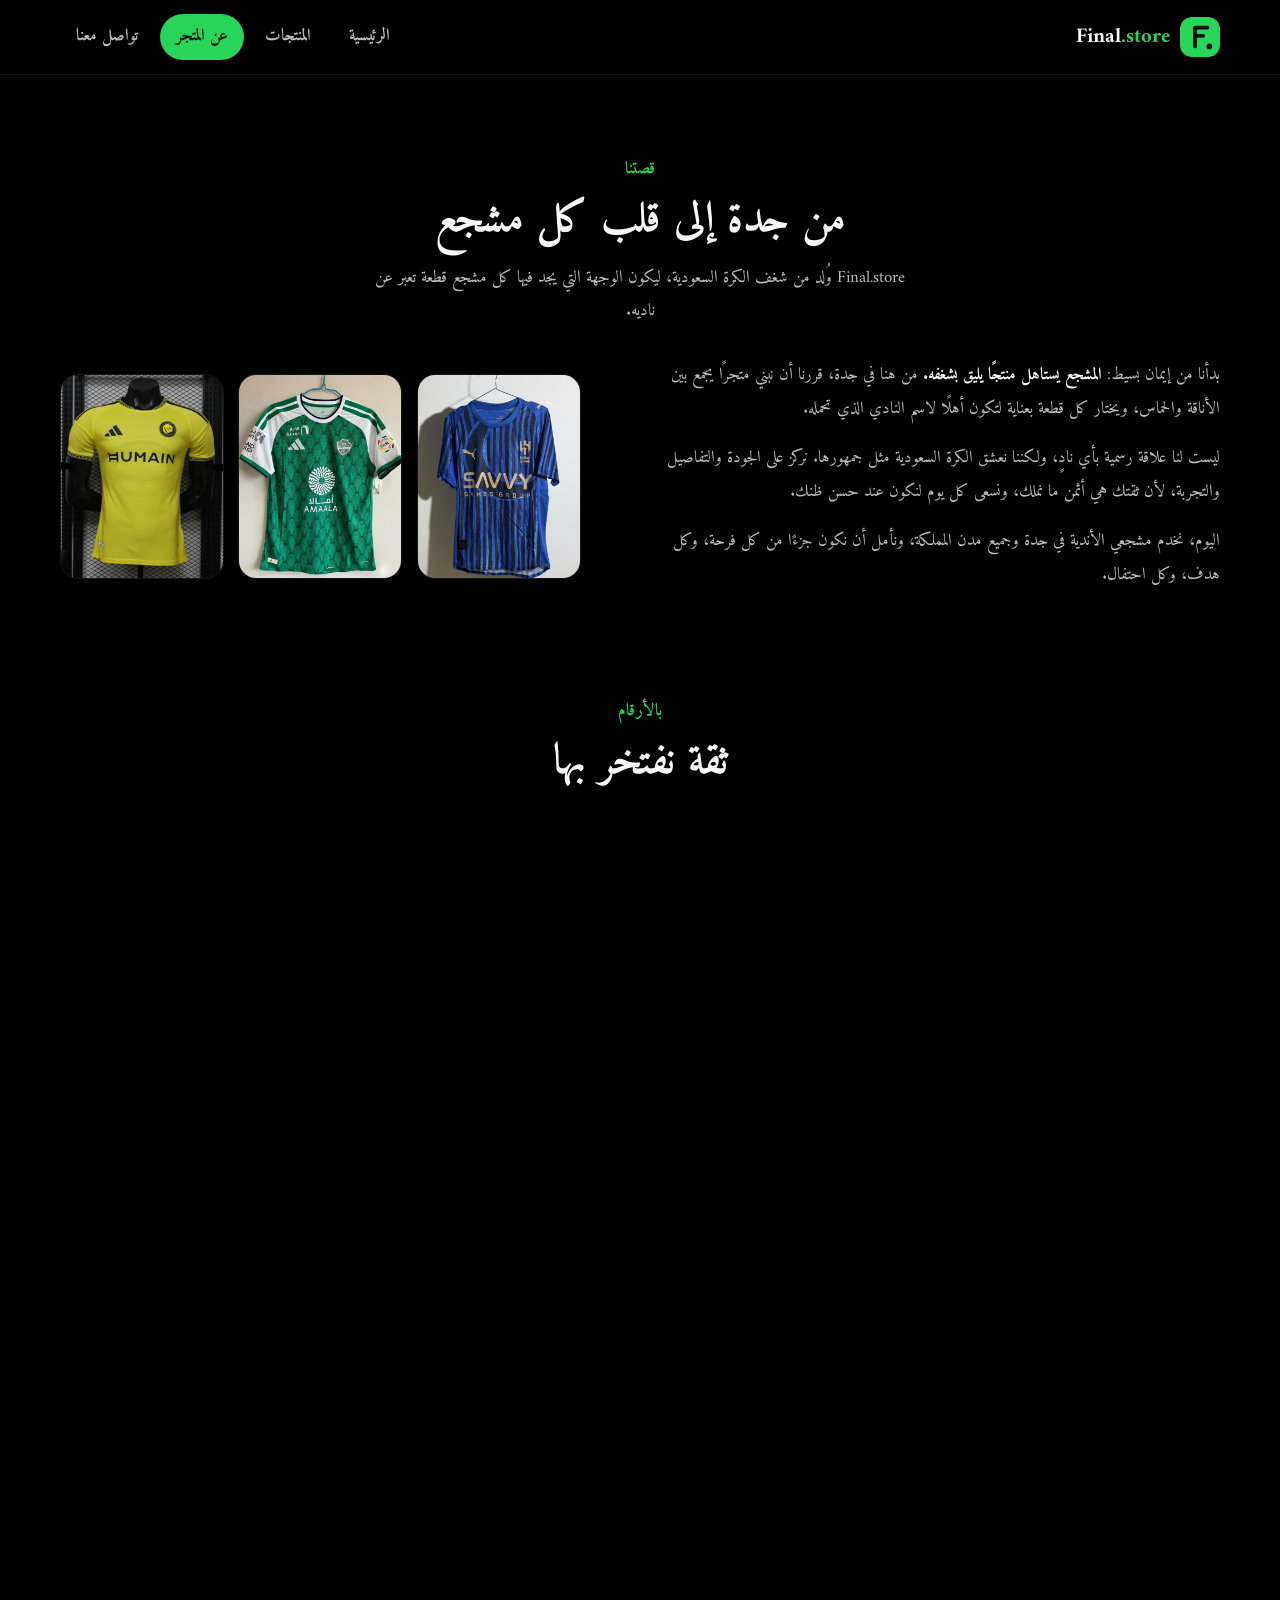
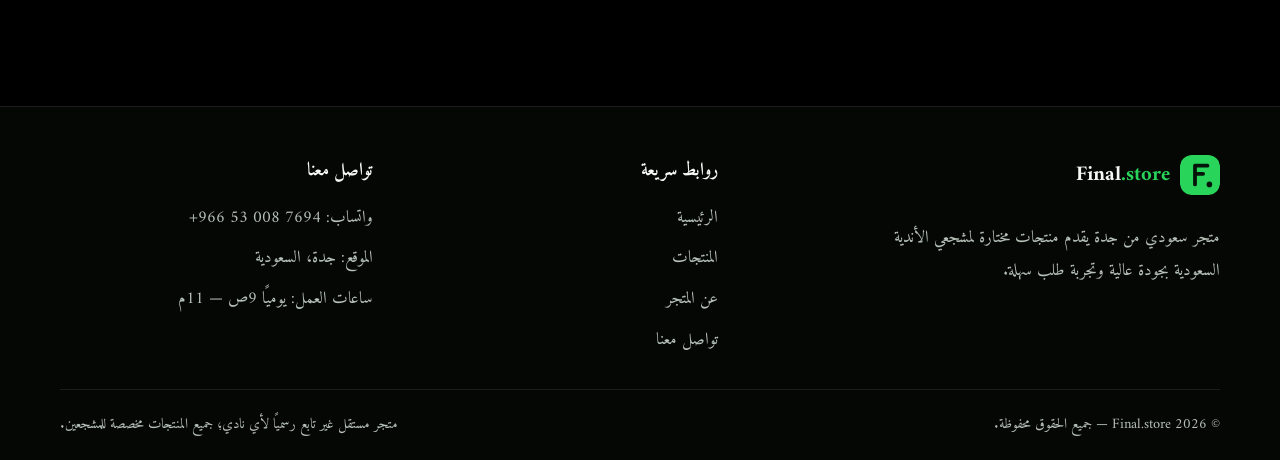
<file: final.store/about.html>
<!DOCTYPE html>
<html lang="ar" dir="rtl">
<head>
  <meta charset="UTF-8">
  <meta name="viewport" content="width=device-width, initial-scale=1.0">
  <title>عن المتجر | Final.store — المتجر النهائي</title>
  <meta name="description" content="تعرف على قصة Final.store، متجر جدة المتخصص في منتجات مشجعي الأندية السعودية، وقيمنا ولماذا نحب ما نصنع.">
  <link rel="icon" type="image/svg+xml" href="images/logo.svg">
  <link rel="preconnect" href="https://fonts.googleapis.com">
  <link rel="preconnect" href="https://fonts.gstatic.com" crossorigin>
  <link href="https://fonts.googleapis.com/css2?family=Amiri:ital,wght@0,400;0,700;1,400&display=swap" rel="stylesheet">
  <link rel="stylesheet" href="css/style.css">
</head>
<body data-page="about">

  <!-- ===== الترويسة المشتركة ===== -->
  <header class="site-header" id="siteHeader">
    <div class="container header-inner">
      <a class="brand" href="index.html" aria-label="Final.store — المتجر النهائي">
        <img class="brand-logo" src="images/logo.svg" alt="" width="40" height="40">
        <span class="brand-name">Final<span class="brand-accent">.store</span></span>
      </a>

      <button class="nav-toggle" id="navToggle" type="button" aria-expanded="false" aria-controls="mainNav" aria-label="فتح أو إغلاق القائمة">
        <span class="nav-toggle-bar"></span>
        <span class="nav-toggle-bar"></span>
        <span class="nav-toggle-bar"></span>
      </button>

      <nav class="main-nav" id="mainNav" aria-label="التنقل الرئيسي">
        <ul class="nav-list">
          <li><a class="nav-link" href="index.html" data-nav="index">الرئيسية</a></li>
          <li><a class="nav-link" href="products.html" data-nav="products">المنتجات</a></li>
          <li><a class="nav-link" href="about.html" data-nav="about">عن المتجر</a></li>
          <li><a class="nav-link" href="contact.html" data-nav="contact">تواصل معنا</a></li>
        </ul>
      </nav>
    </div>
  </header>

  <main>
    <!-- ===== ترويسة الصفحة ===== -->
    <section class="page-hero">
      <div class="container">
        <p class="section-kicker reveal">قصتنا</p>
        <h1 class="section-title reveal">من جدة إلى قلب كل مشجع</h1>
        <p class="section-sub reveal">Final.store وُلد من شغف الكرة السعودية، ليكون الوجهة التي يجد فيها كل مشجع قطعة تعبر عن ناديه.</p>
      </div>
    </section>

    <!-- ===== القصة ===== -->
    <section class="section section--tight">
      <div class="container about-grid">
        <div class="about-text reveal">
          <p>
            بدأنا من إيمان بسيط: <strong>المشجع يستاهل منتجًا يليق بشغفه.</strong>
            من هنا في جدة، قررنا أن نبني متجرًا يجمع بين الأناقة والحماس، ويختار
            كل قطعة بعناية لتكون أهلًا لاسم النادي الذي تحمله.
          </p>
          <p>
            ليست لنا علاقة رسمية بأي نادٍ، ولكننا نعشق الكرة السعودية مثل جمهورها.
            نركز على الجودة والتفاصيل والتجربة، لأن ثقتك هي أثمن ما نملك،
            ونسعى كل يوم لنكون عند حسن ظنك.
          </p>
          <p>
            اليوم، نخدم مشجعي الأندية في جدة وجميع مدن المملكة، ونأمل أن نكون
            جزءًا من كل فرحة، وكل هدف، وكل احتفال.
          </p>
        </div>

        <div class="reveal">
          <div class="club-strip">
            <img src="images/al-hilal.webp" alt="قميص نادي الهلال" loading="lazy" decoding="async">
            <img src="images/al-ahli.webp" alt="قميص نادي الأهلي" loading="lazy" decoding="async">
            <img src="images/al-nassr.webp" alt="قميص نادي النصر" loading="lazy" decoding="async">
          </div>
        </div>
      </div>
    </section>

    <!-- ===== الأرقام ===== -->
    <section class="section section--tight">
      <div class="container">
        <header class="section-head reveal">
          <p class="section-kicker">بالأرقام</p>
          <h2 class="section-title">ثقة نفتخر بها</h2>
        </header>

        <div class="stats-grid">
          <div class="stat reveal">
            <div class="stat-num">+500</div>
            <div class="stat-label">طلب تم تسليمه</div>
          </div>
          <div class="stat reveal">
            <div class="stat-num">%98</div>
            <div class="stat-label">رضا العملاء</div>
          </div>
          <div class="stat reveal">
            <div class="stat-num">24 ساعة</div>
            <div class="stat-label">متوسط سرعة الرد</div>
          </div>
        </div>
      </div>
    </section>

    <!-- ===== القيم ===== -->
    <section class="section section--tight">
      <div class="container">
        <header class="section-head reveal">
          <p class="section-kicker">قيمنا</p>
          <h2 class="section-title">ما الذي يحركنا كل يوم؟</h2>
        </header>

        <div class="features-grid">
          <article class="feature-card reveal">
            <div class="feature-icon" aria-hidden="true">
              <svg class="icon" viewBox="0 0 24 24" fill="none" stroke="currentColor" stroke-width="2" stroke-linecap="round" stroke-linejoin="round">
                <path d="M12 21s-7.5-4.6-9.3-9.2A5.6 5.6 0 0 1 12 6.6a5.6 5.6 0 0 1 9.3 5.2C19.5 16.4 12 21 12 21Z"/>
              </svg>
            </div>
            <h3>الشغف</h3>
            <p>نعامل كل منتج كأنه جزء من هويتك، لأننا نعرف كم يعني النادي بالنسبة لك.</p>
          </article>

          <article class="feature-card reveal">
            <div class="feature-icon" aria-hidden="true">
              <svg class="icon" viewBox="0 0 24 24" fill="none" stroke="currentColor" stroke-width="2" stroke-linecap="round" stroke-linejoin="round">
                <path d="M12 2 4 5v6c0 5 3.4 9.4 8 11 4.6-1.6 8-6 8-11V5l-8-3Z"/>
                <path d="m9 12 2 2 4-4"/>
              </svg>
            </div>
            <h3>الجودة</h3>
            <p>نختبر الخامات والتفاصيل قبل أن تصل إليك، فلا يصل إلا ما نفخر به.</p>
          </article>

          <article class="feature-card reveal">
            <div class="feature-icon" aria-hidden="true">
              <svg class="icon" viewBox="0 0 24 24" fill="none" stroke="currentColor" stroke-width="2" stroke-linecap="round" stroke-linejoin="round">
                <path d="M21 12a8 8 0 0 1-11.6 7.1L4 21l1.9-5.4A8 8 0 1 1 21 12Z"/>
                <path d="m9 12 2 2 4-4"/>
              </svg>
            </div>
            <h3>الثقة</h3>
            <p>تواصل واضح والتزام بالتسليم، لأن العلاقة مع المشجع أهم من أي صفقة.</p>
          </article>
        </div>

        <div class="mt-2">
          <div class="disclaimer reveal">
            <svg class="icon" viewBox="0 0 24 24" fill="none" stroke="currentColor" stroke-width="2" stroke-linecap="round" stroke-linejoin="round" aria-hidden="true">
              <circle cx="12" cy="12" r="9"/>
              <path d="M12 8h.01M12 11v5"/>
            </svg>
            <p>
              <strong>تنويه:</strong> Final.store متجر مستقل غير تابع رسميًا لأي نادي أو جهة رياضية،
              وجميع المنتجات المعروضة مخصصة للمشجعين فقط ولا تعني أي اعتماد رسمي.
              الصور الحالية توضيحية وسيتم تحديثها بالصور الحقيقية للمنتجات.
            </p>
          </div>
        </div>
      </div>
    </section>
  </main>

  <!-- ===== التذييل ===== -->
  <footer class="site-footer">
    <div class="container">
      <div class="footer-grid">
        <div class="footer-col footer-brand">
          <a class="brand" href="index.html" aria-label="Final.store — المتجر النهائي">
            <img class="brand-logo" src="images/logo.svg" alt="" width="40" height="40">
            <span class="brand-name">Final<span class="brand-accent">.store</span></span>
          </a>
          <p>متجر سعودي من جدة يقدم منتجات مختارة لمشجعي الأندية السعودية بجودة عالية وتجربة طلب سهلة.</p>
        </div>

        <nav class="footer-col" aria-label="روابط سريعة">
          <h3>روابط سريعة</h3>
          <ul>
            <li><a href="index.html">الرئيسية</a></li>
            <li><a href="products.html">المنتجات</a></li>
            <li><a href="about.html">عن المتجر</a></li>
            <li><a href="contact.html">تواصل معنا</a></li>
          </ul>
        </nav>

        <div class="footer-col">
          <h3>تواصل معنا</h3>
          <ul>
            <li>واتساب: <a href="https://wa.me/966530087694" target="_blank" rel="noopener" dir="ltr">+966 53 008 7694</a></li>
            <li>الموقع: جدة، السعودية</li>
            <li>ساعات العمل: يوميًا 9ص — 11م</li>
          </ul>
        </div>
      </div>

      <div class="footer-bottom">
        <p>© <span data-year>2026</span> Final.store — جميع الحقوق محفوظة.</p>
        <p>متجر مستقل غير تابع رسميًا لأي نادي؛ جميع المنتجات مخصصة للمشجعين.</p>
      </div>
    </div>
  </footer>

  <script src="js/script.js" defer></script>
</body>
</html>
</file>
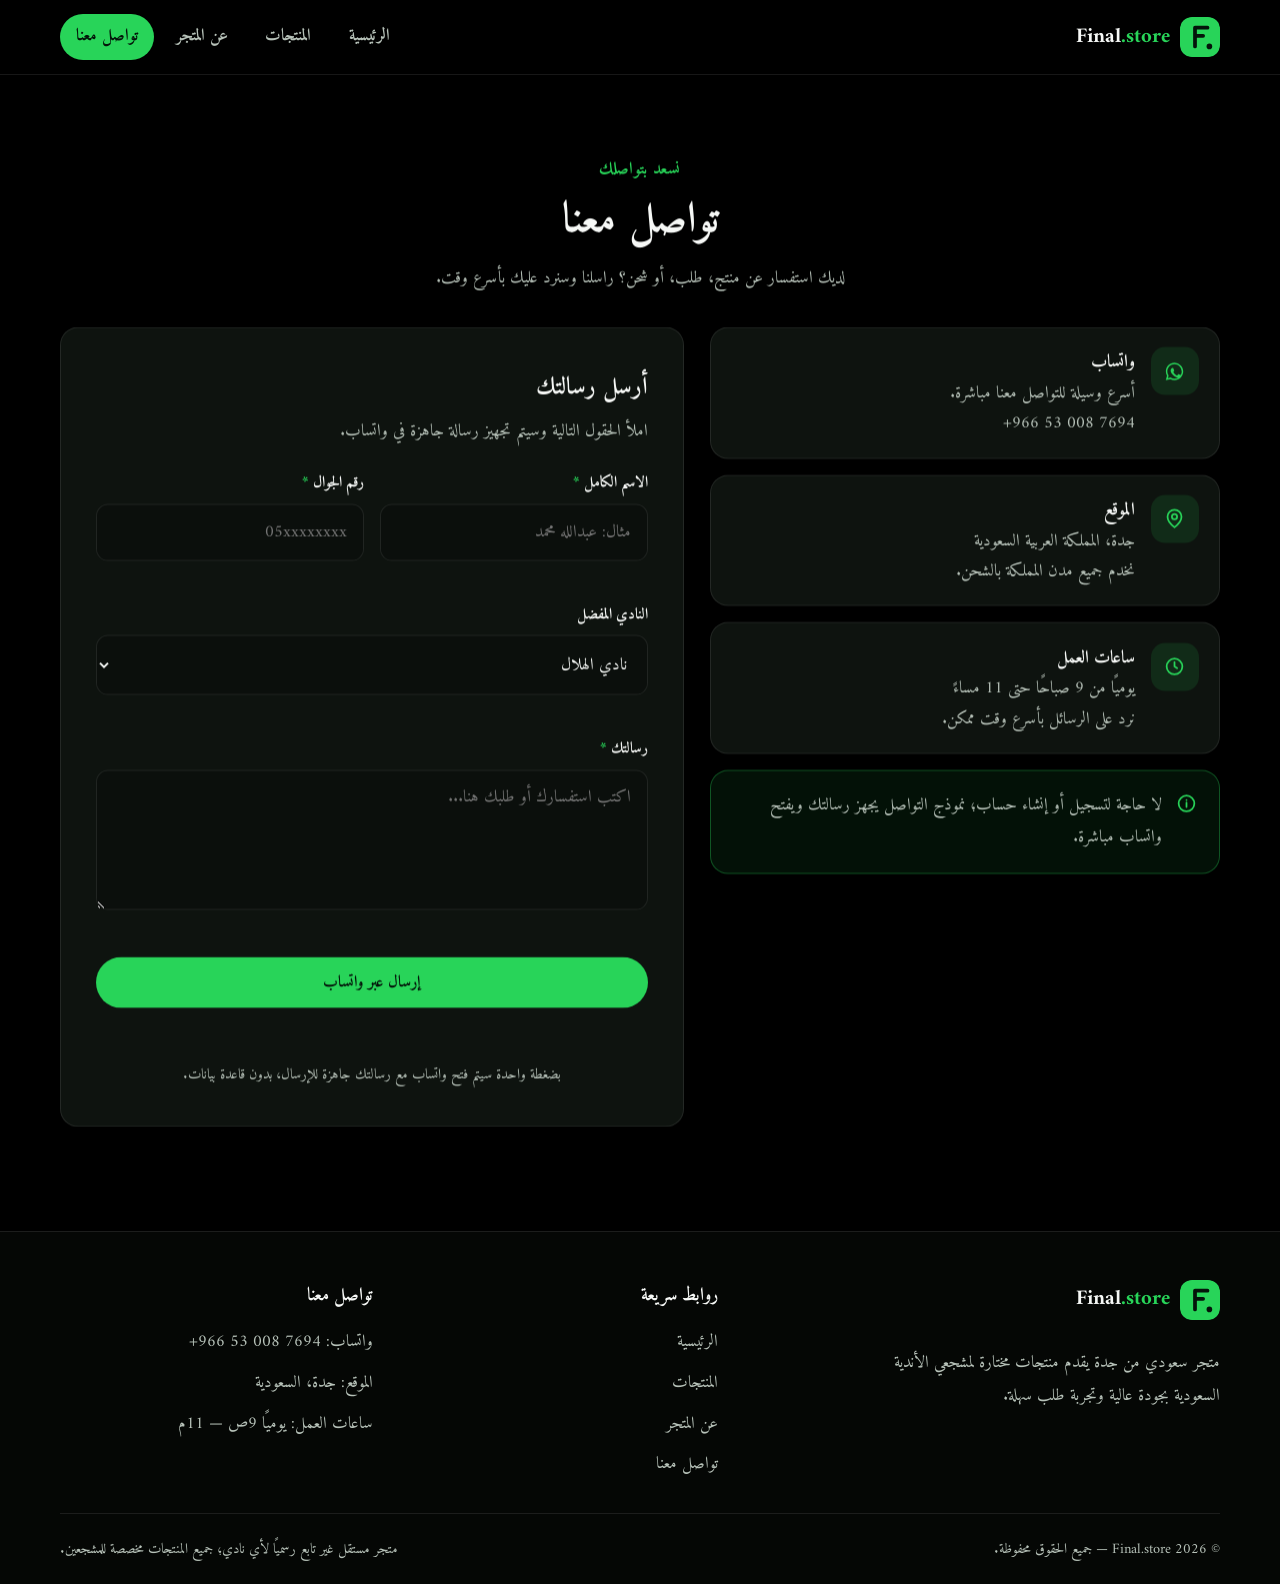
<file: final.store/contact.html>
<!DOCTYPE html>
<html lang="ar" dir="rtl">
<head>
  <meta charset="UTF-8">
  <meta name="viewport" content="width=device-width, initial-scale=1.0">
  <title>تواصل معنا | Final.store — المتجر النهائي</title>
  <meta name="description" content="تواصل مع فريق Final.store من جدة عبر واتساب أو النموذج — نسعد باستفساراتك حول المنتجات والطلبات.">
  <link rel="icon" type="image/svg+xml" href="images/logo.svg">
  <link rel="preconnect" href="https://fonts.googleapis.com">
  <link rel="preconnect" href="https://fonts.gstatic.com" crossorigin>
  <link href="https://fonts.googleapis.com/css2?family=Amiri:ital,wght@0,400;0,700;1,400&display=swap" rel="stylesheet">
  <link rel="stylesheet" href="css/style.css">
</head>
<body data-page="contact">

  <!-- ===== الترويسة المشتركة ===== -->
  <header class="site-header" id="siteHeader">
    <div class="container header-inner">
      <a class="brand" href="index.html" aria-label="Final.store — المتجر النهائي">
        <img class="brand-logo" src="images/logo.svg" alt="" width="40" height="40">
        <span class="brand-name">Final<span class="brand-accent">.store</span></span>
      </a>

      <button class="nav-toggle" id="navToggle" type="button" aria-expanded="false" aria-controls="mainNav" aria-label="فتح أو إغلاق القائمة">
        <span class="nav-toggle-bar"></span>
        <span class="nav-toggle-bar"></span>
        <span class="nav-toggle-bar"></span>
      </button>

      <nav class="main-nav" id="mainNav" aria-label="التنقل الرئيسي">
        <ul class="nav-list">
          <li><a class="nav-link" href="index.html" data-nav="index">الرئيسية</a></li>
          <li><a class="nav-link" href="products.html" data-nav="products">المنتجات</a></li>
          <li><a class="nav-link" href="about.html" data-nav="about">عن المتجر</a></li>
          <li><a class="nav-link" href="contact.html" data-nav="contact">تواصل معنا</a></li>
        </ul>
      </nav>
    </div>
  </header>

  <main>
    <!-- ===== ترويسة الصفحة ===== -->
    <section class="page-hero">
      <div class="container">
        <p class="section-kicker reveal">نسعد بتواصلك</p>
        <h1 class="section-title reveal">تواصل معنا</h1>
        <p class="section-sub reveal">لديك استفسار عن منتج، طلب، أو شحن؟ راسلنا وسنرد عليك بأسرع وقت.</p>
      </div>
    </section>

    <!-- ===== معلومات التواصل والنموذج ===== -->
    <section class="section section--tight">
      <div class="container contact-layout">
        <h2 class="visually-hidden">معلومات التواصل والنموذج</h2>

        <div class="contact-info reveal">
          <div class="info-card">
            <span class="info-icon" aria-hidden="true">
              <svg class="icon" viewBox="0 0 24 24" fill="currentColor">
                <path d="M12.04 2C6.58 2 2.13 6.45 2.13 11.91c0 1.75.46 3.45 1.32 4.95L2 22l5.25-1.38a9.9 9.9 0 0 0 4.79 1.22h.01c5.46 0 9.91-4.45 9.91-9.91 0-2.65-1.03-5.14-2.9-7.01A9.82 9.82 0 0 0 12.04 2Zm0 1.67c2.2 0 4.27.86 5.82 2.42a8.2 8.2 0 0 1 2.41 5.83c0 4.54-3.7 8.24-8.24 8.24a8.2 8.2 0 0 1-4.19-1.15l-.3-.18-3.12.82.83-3.04-.2-.31a8.2 8.2 0 0 1-1.26-4.38c0-4.54 3.7-8.25 8.25-8.25Zm-2.6 4.4c-.2 0-.52.07-.8.37-.27.3-1.04 1.02-1.04 2.5 0 1.47 1.07 2.9 1.22 3.1.15.2 2.1 3.2 5.08 4.35.71.3 1.26.49 1.7.63.71.22 1.36.19 1.87.11.57-.08 1.75-.72 2-1.41.25-.7.25-1.29.18-1.42-.08-.12-.28-.2-.58-.35-.3-.15-1.75-.86-2.02-.96-.27-.1-.47-.15-.67.15-.2.3-.77.96-.94 1.16-.17.2-.35.22-.65.07-.3-.15-1.25-.46-2.39-1.47-.88-.79-1.48-1.76-1.65-2.06-.17-.3-.02-.46.13-.61.13-.13.3-.35.45-.52.15-.17.2-.3.3-.5.1-.2.05-.37-.02-.52-.08-.15-.67-1.62-.92-2.22-.24-.58-.49-.5-.67-.51l-.57-.01Z"/>
              </svg>
            </span>
            <div>
              <h3>واتساب</h3>
              <p>أسرع وسيلة للتواصل معنا مباشرة.</p>
              <a href="https://wa.me/966530087694" target="_blank" rel="noopener" dir="ltr">+966 53 008 7694</a>
            </div>
          </div>

          <div class="info-card">
            <span class="info-icon" aria-hidden="true">
              <svg class="icon" viewBox="0 0 24 24" fill="none" stroke="currentColor" stroke-width="2" stroke-linecap="round" stroke-linejoin="round">
                <path d="M20 10c0 6-8 12-8 12s-8-6-8-12a8 8 0 1 1 16 0Z"/>
                <circle cx="12" cy="10" r="3"/>
              </svg>
            </span>
            <div>
              <h3>الموقع</h3>
              <p>جدة، المملكة العربية السعودية<br>نخدم جميع مدن المملكة بالشحن.</p>
            </div>
          </div>

          <div class="info-card">
            <span class="info-icon" aria-hidden="true">
              <svg class="icon" viewBox="0 0 24 24" fill="none" stroke="currentColor" stroke-width="2" stroke-linecap="round" stroke-linejoin="round">
                <circle cx="12" cy="12" r="9"/>
                <path d="M12 7v5l3 2"/>
              </svg>
            </span>
            <div>
              <h3>ساعات العمل</h3>
              <p>يوميًا من 9 صباحًا حتى 11 مساءً<br>نرد على الرسائل بأسرع وقت ممكن.</p>
            </div>
          </div>

          <div class="disclaimer">
            <svg class="icon" viewBox="0 0 24 24" fill="none" stroke="currentColor" stroke-width="2" stroke-linecap="round" stroke-linejoin="round" aria-hidden="true">
              <circle cx="12" cy="12" r="9"/>
              <path d="M12 8h.01M12 11v5"/>
            </svg>
            <p>لا حاجة لتسجيل أو إنشاء حساب؛ نموذج التواصل يجهز رسالتك ويفتح واتساب مباشرة.</p>
          </div>
        </div>

        <!-- ===== النموذج ===== -->
        <div class="form-card reveal">
          <h2 class="form-title">أرسل رسالتك</h2>
          <p class="section-sub form-lead">املأ الحقول التالية وسيتم تجهيز رسالة جاهزة في واتساب.</p>

          <form id="contactForm" novalidate>
            <div class="form-grid">
              <div class="field">
                <label for="name">الاسم الكامل <span class="req">*</span></label>
                <input type="text" id="name" name="name" autocomplete="name" placeholder="مثال: عبدالله محمد">
                <span class="error" aria-live="polite"></span>
              </div>

              <div class="field">
                <label for="phone">رقم الجوال <span class="req">*</span></label>
                <input type="tel" id="phone" name="phone" inputmode="tel" autocomplete="tel" placeholder="05xxxxxxxx" dir="rtl">
                <span class="error" aria-live="polite"></span>
              </div>

              <div class="field full">
                <label for="club">النادي المفضل</label>
                <select id="club" name="club">
                  <option value="نادي الهلال">نادي الهلال</option>
                  <option value="نادي الأهلي">نادي الأهلي</option>
                  <option value="نادي النصر">نادي النصر</option>
                  <option value="آخر">نادي آخر</option>
                </select>
                <span class="error" aria-live="polite"></span>
              </div>

              <div class="field full">
                <label for="message">رسالتك <span class="req">*</span></label>
                <textarea id="message" name="message" placeholder="اكتب استفسارك أو طلبك هنا..."></textarea>
                <span class="error" aria-live="polite"></span>
              </div>
            </div>

            <div class="form-actions">
              <button class="btn btn-primary btn-block" type="submit">إرسال عبر واتساب</button>
            </div>

            <p class="form-status" aria-live="polite"></p>
            <p class="form-note">بضغطة واحدة سيتم فتح واتساب مع رسالتك جاهزة للإرسال، بدون قاعدة بيانات.</p>
          </form>
        </div>

      </div>
    </section>
  </main>

  <!-- ===== التذييل ===== -->
  <footer class="site-footer">
    <div class="container">
      <div class="footer-grid">
        <div class="footer-col footer-brand">
          <a class="brand" href="index.html" aria-label="Final.store — المتجر النهائي">
            <img class="brand-logo" src="images/logo.svg" alt="" width="40" height="40">
            <span class="brand-name">Final<span class="brand-accent">.store</span></span>
          </a>
          <p>متجر سعودي من جدة يقدم منتجات مختارة لمشجعي الأندية السعودية بجودة عالية وتجربة طلب سهلة.</p>
        </div>

        <nav class="footer-col" aria-label="روابط سريعة">
          <h3>روابط سريعة</h3>
          <ul>
            <li><a href="index.html">الرئيسية</a></li>
            <li><a href="products.html">المنتجات</a></li>
            <li><a href="about.html">عن المتجر</a></li>
            <li><a href="contact.html">تواصل معنا</a></li>
          </ul>
        </nav>

        <div class="footer-col">
          <h3>تواصل معنا</h3>
          <ul>
            <li>واتساب: <a href="https://wa.me/966530087694" target="_blank" rel="noopener" dir="ltr">+966 53 008 7694</a></li>
            <li>الموقع: جدة، السعودية</li>
            <li>ساعات العمل: يوميًا 9ص — 11م</li>
          </ul>
        </div>
      </div>

      <div class="footer-bottom">
        <p>© <span data-year>2026</span> Final.store — جميع الحقوق محفوظة.</p>
        <p>متجر مستقل غير تابع رسميًا لأي نادي؛ جميع المنتجات مخصصة للمشجعين.</p>
      </div>
    </div>
  </footer>

  <script src="js/script.js" defer></script>
</body>
</html>
</file>
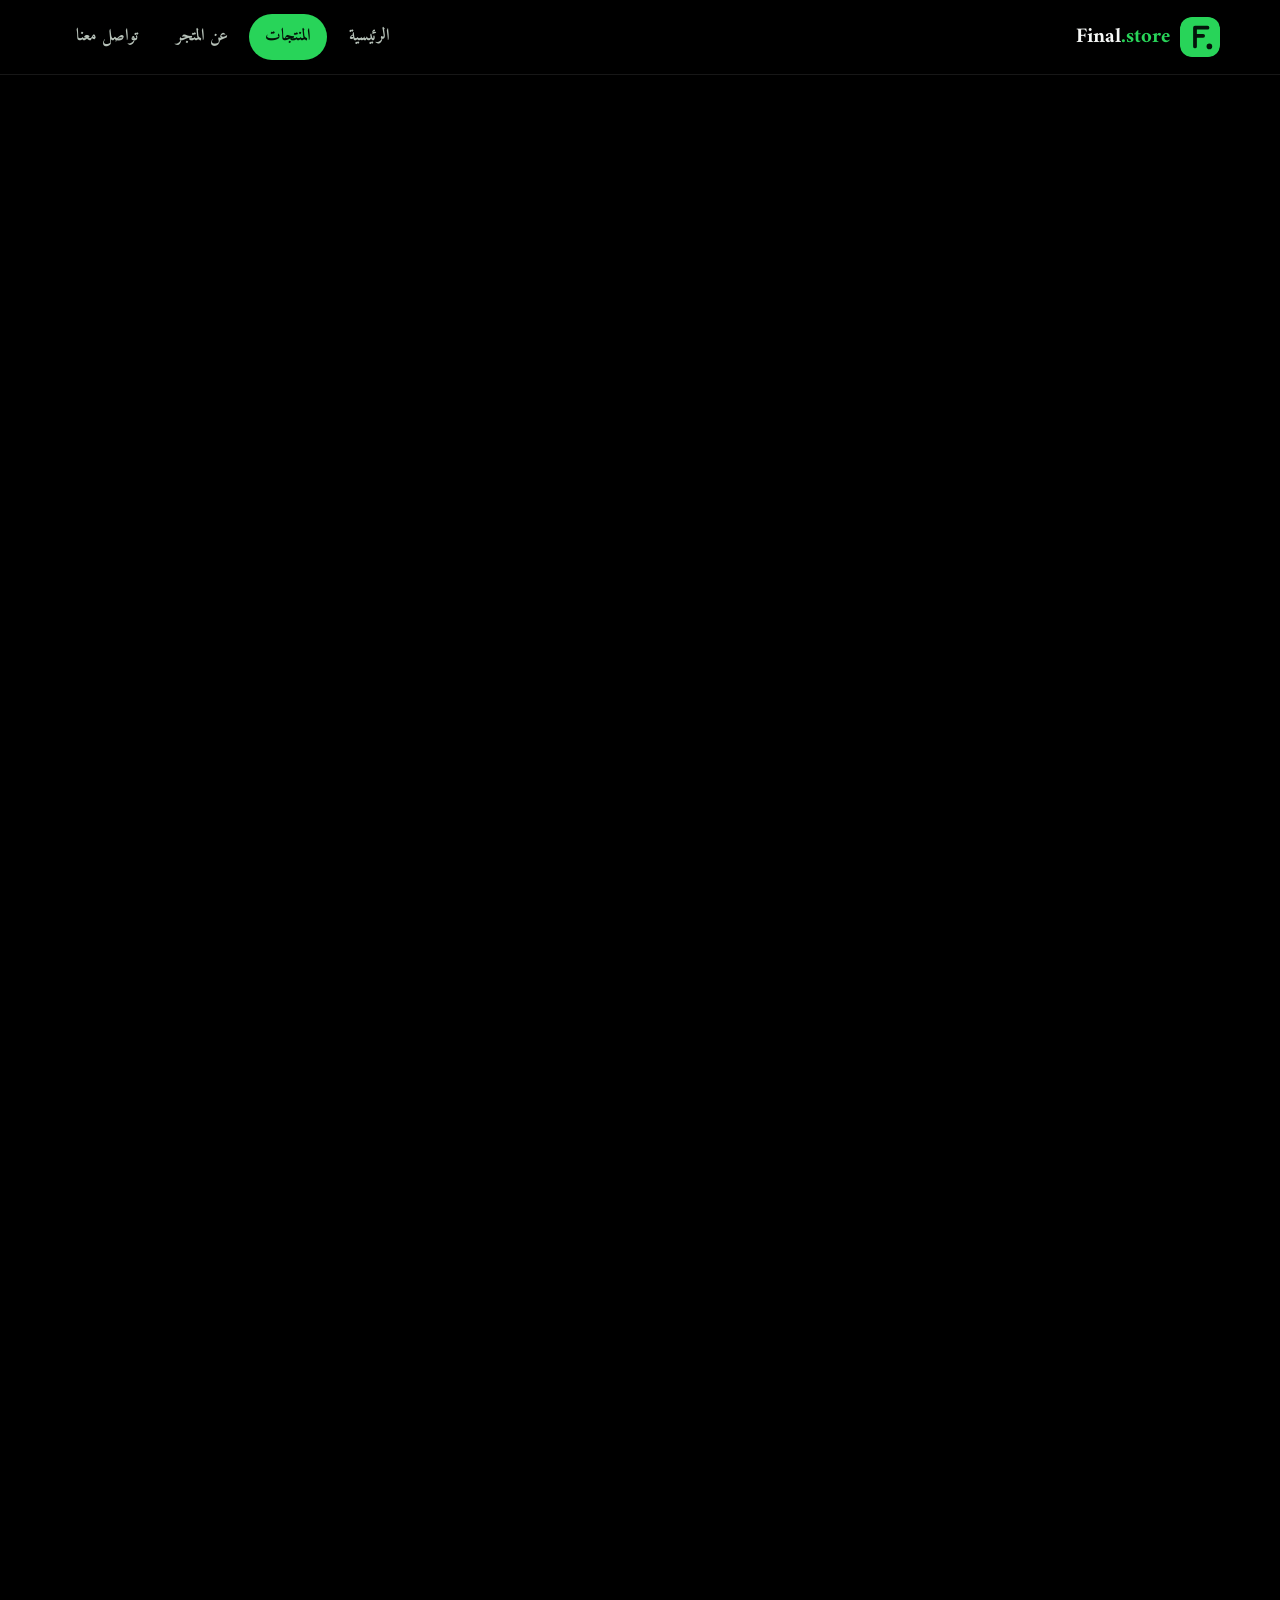
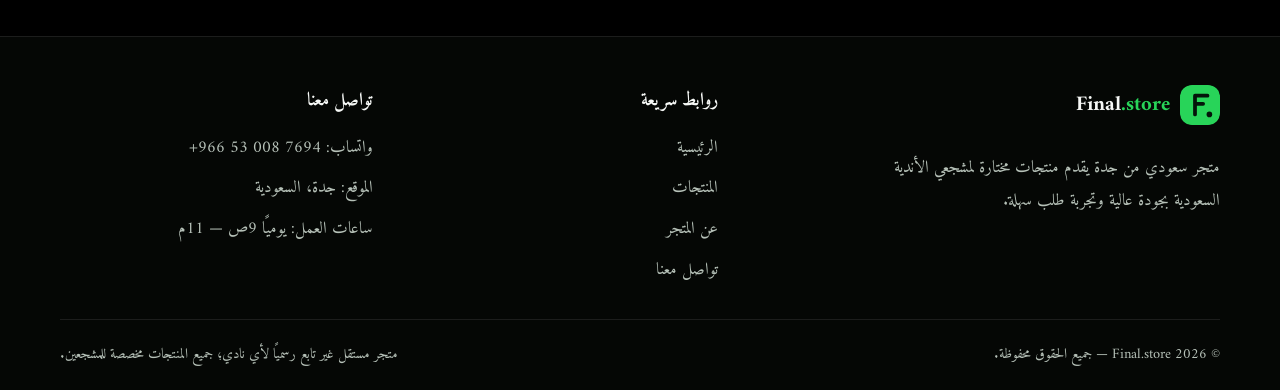
<file: final.store/products.html>
<!DOCTYPE html>
<html lang="ar" dir="rtl">
<head>
  <meta charset="UTF-8">
  <meta name="viewport" content="width=device-width, initial-scale=1.0">
  <title>المنتجات | Final.store — المتجر النهائي</title>
  <meta name="description" content="تسوق قمصان ومستلزمات مشجعي الأندية السعودية من Final.store — تحقق حسب النادي واطلب عبر واتساب.">
  <link rel="icon" type="image/svg+xml" href="images/logo.svg">
  <link rel="preconnect" href="https://fonts.googleapis.com">
  <link rel="preconnect" href="https://fonts.gstatic.com" crossorigin>
  <link href="https://fonts.googleapis.com/css2?family=Amiri:ital,wght@0,400;0,700;1,400&display=swap" rel="stylesheet">
  <link rel="stylesheet" href="css/style.css">
</head>
<body data-page="products">

  <!-- ===== الترويسة المشتركة ===== -->
  <header class="site-header" id="siteHeader">
    <div class="container header-inner">
      <a class="brand" href="index.html" aria-label="Final.store — المتجر النهائي">
        <img class="brand-logo" src="images/logo.svg" alt="" width="40" height="40">
        <span class="brand-name">Final<span class="brand-accent">.store</span></span>
      </a>

      <button class="nav-toggle" id="navToggle" type="button" aria-expanded="false" aria-controls="mainNav" aria-label="فتح أو إغلاق القائمة">
        <span class="nav-toggle-bar"></span>
        <span class="nav-toggle-bar"></span>
        <span class="nav-toggle-bar"></span>
      </button>

      <nav class="main-nav" id="mainNav" aria-label="التنقل الرئيسي">
        <ul class="nav-list">
          <li><a class="nav-link" href="index.html" data-nav="index">الرئيسية</a></li>
          <li><a class="nav-link" href="products.html" data-nav="products">المنتجات</a></li>
          <li><a class="nav-link" href="about.html" data-nav="about">عن المتجر</a></li>
          <li><a class="nav-link" href="contact.html" data-nav="contact">تواصل معنا</a></li>
        </ul>
      </nav>
    </div>
  </header>

  <main>
    <!-- ===== ترويسة الصفحة ===== -->
    <section class="page-hero">
      <div class="container">
        <p class="section-kicker reveal">تسوق حسب النادي</p>
        <h1 class="section-title reveal">منتجات المشجعين</h1>
        <p class="section-sub reveal">تشكيلة قمصان مختارة بعناية لكل مشجع. اختر نادييك المفضل واطلب مباشرة عبر واتساب بدون تسجيل.</p>
      </div>
    </section>

    <!-- ===== الفلاتر ===== -->
    <section class="section section--tight" id="productsSection">
      <div class="container">
        <h2 class="visually-hidden">قائمة المنتجات</h2>

        <div class="filters reveal" role="group" aria-label="تصفية المنتجات حسب النادي">
          <button class="filter-btn is-active" type="button" data-filter="all" aria-pressed="true">الكل</button>
          <button class="filter-btn" type="button" data-filter="hilal" aria-pressed="false">الهلال</button>
          <button class="filter-btn" type="button" data-filter="ahli" aria-pressed="false">الأهلي</button>
          <button class="filter-btn" type="button" data-filter="nassr" aria-pressed="false">النصر</button>
        </div>

        <div class="products-grid" data-products-grid data-variant="detailed"></div>

        <noscript>
          <p class="section-sub">لعرض المنتجات، يرجى تفعيل JavaScript في المتصفح.</p>
        </noscript>

        <div class="cta-band reveal mt-3">
          <h2>لم تجد ما تبحث عنه؟</h2>
          <p>أرسل لنا استفسارك عبر واتساب وسنساعدك في إيجاد القطعة المناسبة أو طلب تشكيلة جديدة.</p>
          <a class="btn btn-primary" href="https://wa.me/966530087694" target="_blank" rel="noopener">استفسر عبر واتساب</a>
        </div>
      </div>
    </section>
  </main>

  <!-- ===== التذييل ===== -->
  <footer class="site-footer">
    <div class="container">
      <div class="footer-grid">
        <div class="footer-col footer-brand">
          <a class="brand" href="index.html" aria-label="Final.store — المتجر النهائي">
            <img class="brand-logo" src="images/logo.svg" alt="" width="40" height="40">
            <span class="brand-name">Final<span class="brand-accent">.store</span></span>
          </a>
          <p>متجر سعودي من جدة يقدم منتجات مختارة لمشجعي الأندية السعودية بجودة عالية وتجربة طلب سهلة.</p>
        </div>

        <nav class="footer-col" aria-label="روابط سريعة">
          <h3>روابط سريعة</h3>
          <ul>
            <li><a href="index.html">الرئيسية</a></li>
            <li><a href="products.html">المنتجات</a></li>
            <li><a href="about.html">عن المتجر</a></li>
            <li><a href="contact.html">تواصل معنا</a></li>
          </ul>
        </nav>

        <div class="footer-col">
          <h3>تواصل معنا</h3>
          <ul>
            <li>واتساب: <a href="https://wa.me/966530087694" target="_blank" rel="noopener" dir="ltr">+966 53 008 7694</a></li>
            <li>الموقع: جدة، السعودية</li>
            <li>ساعات العمل: يوميًا 9ص — 11م</li>
          </ul>
        </div>
      </div>

      <div class="footer-bottom">
        <p>© <span data-year>2026</span> Final.store — جميع الحقوق محفوظة.</p>
        <p>متجر مستقل غير تابع رسميًا لأي نادي؛ جميع المنتجات مخصصة للمشجعين.</p>
      </div>
    </div>
  </footer>

  <script src="js/script.js" defer></script>
</body>
</html>
</file>
<file: final.store/css/style.css>
/* =========================================================
   Final.store — المتجر النهائي
   ملف التنسيق المشترك لجميع الصفحات
   ========================================================= */

/* ---------- الخطوط ---------- */
/* نسخة محلية احتياطية — لا تُحمّل إلا إذا تعذر الوصول إلى Google Fonts */
@font-face {
  font-family: 'AmiriLocal';
  src: url('../fonts/Amiri-Regular.ttf') format('truetype');
  font-weight: 400;
  font-style: normal;
  font-display: swap;
  unicode-range: U+0000-024F, U+0600-06FF, U+0750-077F, U+08A0-08FF, U+FB50-FDFF, U+FE70-FEFF;
}

/* ---------- المتغيرات ---------- */
:root {
  --bg: #000000;
  --bg-soft: #070907;
  --surface: #0e130f;
  --surface-2: #131a15;
  --accent: #28d459;
  --accent-strong: #1fbf4c;
  --accent-soft: rgba(40, 212, 89, 0.12);
  --accent-line: rgba(40, 212, 89, 0.35);
  --text: #f6f8f6;
  --muted: #b6c1b8;
  --line: rgba(255, 255, 255, 0.09);
  --danger: #ff7b7b;
  --radius: 18px;
  --radius-sm: 12px;
  --shadow: 0 24px 60px rgba(0, 0, 0, 0.55);
  --shadow-accent: 0 14px 34px rgba(40, 212, 89, 0.28);
  --header-h: 74px;
  --font: 'Amiri', 'AmiriLocal', 'Times New Roman', serif;
  --ease: cubic-bezier(0.22, 1, 0.36, 1);
}

/* ---------- إعادة الضبط ---------- */
*,
*::before,
*::after {
  box-sizing: border-box;
}

* {
  margin: 0;
}

html {
  scroll-behavior: smooth;
  -webkit-text-size-adjust: 100%;
}

body {
  background: var(--bg);
  color: var(--text);
  font-family: var(--font);
  font-size: 1.05rem;
  line-height: 1.75;
  min-block-size: 100vh;
  display: flex;
  flex-direction: column;
  overflow-x: clip;
}

/* توهج أخضر خفيف أعلى الصفحة */
body::before {
  content: '';
  position: fixed;
  inset-block-start: -22vh;
  inset-inline: 0;
  block-size: 62vh;
  background: radial-gradient(60% 60% at 50% 0%, rgba(40, 212, 89, 0.09), transparent 70%);
  pointer-events: none;
  z-index: 0;
}

img {
  max-inline-size: 100%;
  display: block;
}

a {
  color: inherit;
  text-decoration: none;
}

ul {
  list-style: none;
  padding: 0;
}

button {
  font: inherit;
  color: inherit;
  background: none;
  border: 0;
  cursor: pointer;
}

input,
select,
textarea {
  font: inherit;
  color: inherit;
}

:focus-visible {
  outline: 2px solid var(--accent);
  outline-offset: 3px;
  border-radius: 6px;
}

/* ---------- أدوات عامة ---------- */
.container {
  inline-size: min(1160px, 92%);
  margin-inline: auto;
}

main {
  position: relative;
  z-index: 1;
  flex: 1;
}

.section {
  padding-block: clamp(3.5rem, 9vw, 6.5rem);
}

.section-head {
  text-align: center;
  max-inline-size: 720px;
  margin-inline: auto;
}

.section-kicker {
  color: var(--accent);
  font-weight: 700;
  letter-spacing: 0.02em;
}

.section-title {
  font-size: clamp(1.8rem, 4vw, 2.7rem);
  line-height: 1.35;
  margin-block-start: 0.4rem;
}

.section-sub {
  color: var(--muted);
  line-height: 1.95;
  margin-block-start: 0.8rem;
}

.visually-hidden {
  position: absolute;
  inline-size: 1px;
  block-size: 1px;
  overflow: hidden;
  clip: rect(0 0 0 0);
  white-space: nowrap;
}

.icon {
  inline-size: 1.25em;
  block-size: 1.25em;
  flex-shrink: 0;
}

/* أدوات مساعدة */
.section--tight {
  padding-block-start: 0;
}

.mt-2 {
  margin-block-start: 2.5rem;
}

.mt-3 {
  margin-block-start: 3rem;
}

.form-title {
  font-size: 1.5rem;
}

.form-lead {
  margin-block-start: 0.4rem;
}

.form-actions {
  margin-block-start: 1.4rem;
}

/* ---------- الأزرار ---------- */
.btn {
  display: inline-flex;
  align-items: center;
  justify-content: center;
  gap: 0.5rem;
  padding-inline: 1.4rem;
  padding-block: 0.85rem;
  border-radius: 999px;
  border: 1px solid transparent;
  font-weight: 700;
  font-size: 1rem;
  line-height: 1.4;
  transition: transform 0.3s var(--ease), background 0.3s, color 0.3s,
    border-color 0.3s, box-shadow 0.3s;
}

.btn-primary {
  background: var(--accent);
  color: #04140a;
}

.btn-primary:hover {
  background: var(--accent-strong);
  transform: translateY(-2px);
  box-shadow: var(--shadow-accent);
}

.btn-ghost {
  border-color: var(--accent-line);
  color: var(--text);
}

.btn-ghost:hover {
  border-color: var(--accent);
  color: var(--accent);
  transform: translateY(-2px);
}

.btn-sm {
  padding-inline: 1rem;
  padding-block: 0.6rem;
  font-size: 0.92rem;
}

.btn-block {
  inline-size: 100%;
}

/* ---------- الظهور عند التمرير ---------- */
.reveal {
  opacity: 0;
  transform: translateY(1.6rem);
  transition: opacity 0.7s ease var(--reveal-delay, 0ms),
    transform 0.7s ease var(--reveal-delay, 0ms);
  will-change: opacity, transform;
}

.reveal.is-visible {
  opacity: 1;
  transform: none;
}

@media (prefers-reduced-motion: reduce) {
  html {
    scroll-behavior: auto;
  }

  .reveal {
    opacity: 1;
    transform: none;
    transition: none;
  }

  .marquee-track {
    animation: none;
  }
}

/* ---------- الترويسة ---------- */
.site-header {
  position: sticky;
  inset-block-start: 0;
  z-index: 50;
  background: rgba(0, 0, 0, 0.72);
  backdrop-filter: blur(14px);
  -webkit-backdrop-filter: blur(14px);
  border-block-end: 1px solid var(--line);
  transition: background 0.35s;
}

.site-header.is-scrolled {
  background: rgba(0, 0, 0, 0.92);
}

.header-inner {
  display: flex;
  align-items: center;
  justify-content: space-between;
  gap: 1rem;
  min-block-size: var(--header-h);
}

.brand {
  display: inline-flex;
  align-items: center;
  gap: 0.6rem;
  font-size: 1.3rem;
  font-weight: 700;
}

.brand-logo {
  inline-size: 40px;
  block-size: 40px;
  border-radius: 12px;
}

.brand-accent {
  color: var(--accent);
}

.nav-list {
  display: flex;
  align-items: center;
  gap: 0.35rem;
}

.nav-link {
  display: block;
  padding-block: 0.5rem;
  padding-inline: 1rem;
  border-radius: 999px;
  color: var(--muted);
  font-weight: 700;
  transition: color 0.25s, background 0.25s;
}

.nav-link:hover {
  color: var(--text);
  background: var(--surface);
}

.nav-link.is-active {
  background: var(--accent);
  color: #04140a;
}

.nav-toggle {
  display: none;
  inline-size: 46px;
  block-size: 46px;
  flex-direction: column;
  align-items: center;
  justify-content: center;
  gap: 5px;
  border: 1px solid var(--line);
  border-radius: var(--radius-sm);
  background: var(--surface);
}

.nav-toggle-bar {
  display: block;
  inline-size: 20px;
  block-size: 2px;
  border-radius: 2px;
  background: var(--text);
  transition: transform 0.3s var(--ease), opacity 0.3s;
}

.nav-toggle[aria-expanded='true'] .nav-toggle-bar:nth-child(1) {
  transform: translateY(7px) rotate(45deg);
}

.nav-toggle[aria-expanded='true'] .nav-toggle-bar:nth-child(2) {
  opacity: 0;
}

.nav-toggle[aria-expanded='true'] .nav-toggle-bar:nth-child(3) {
  transform: translateY(-7px) rotate(-45deg);
}

/* ---------- القسم الافتتاحي ---------- */
.hero {
  position: relative;
  padding-block: clamp(3.5rem, 9vw, 7rem) clamp(2.5rem, 6vw, 5rem);
  overflow: clip;
}

.hero-inner {
  display: grid;
  grid-template-columns: 1.05fr 0.95fr;
  align-items: center;
  gap: clamp(2rem, 5vw, 4rem);
}

.hero-kicker {
  display: inline-flex;
  align-items: center;
  gap: 0.5rem;
  color: var(--accent);
  font-weight: 700;
  padding-inline: 0.9rem;
  padding-block: 0.3rem;
  border: 1px solid var(--accent-line);
  border-radius: 999px;
  background: var(--accent-soft);
  font-size: 0.92rem;
}

.hero-title {
  font-size: clamp(2.3rem, 5.6vw, 4.2rem);
  line-height: 1.25;
  margin-block-start: 1.2rem;
}

.hero-title .accent {
  color: var(--accent);
}

.hero-sub {
  color: var(--muted);
  font-size: clamp(1.05rem, 2vw, 1.25rem);
  line-height: 1.95;
  margin-block-start: 1rem;
  max-inline-size: 52ch;
}

.hero-actions {
  display: flex;
  flex-wrap: wrap;
  gap: 0.8rem;
  margin-block-start: 1.8rem;
}

/* مجموعة صور المنتجات في القسم الافتتاحي */
.hero-media {
  display: grid;
  grid-template-columns: repeat(2, 1fr);
  gap: 1rem;
}

.hero-card {
  overflow: hidden;
  border: 1px solid var(--line);
  border-radius: var(--radius);
  background: var(--surface);
  box-shadow: var(--shadow);
  transition: transform 0.5s var(--ease), border-color 0.4s;
}

.hero-card:nth-child(1) {
  transform: rotate(-3deg);
}

.hero-card:nth-child(2) {
  transform: rotate(2.5deg) translateY(1.4rem);
}

.hero-card:nth-child(3) {
  grid-column: 1 / -1;
  transform: rotate(-1deg);
}

.hero-card:hover {
  transform: none;
  border-color: var(--accent-line);
}

.hero-card img {
  inline-size: 100%;
  block-size: 100%;
  aspect-ratio: 4 / 5;
  object-fit: cover;
}

/* ---------- الشريط المتحرك ---------- */
.marquee {
  overflow: clip;
  border-block: 1px solid var(--line);
  background: var(--bg-soft);
  padding-block: 1rem;
}

.marquee-track {
  direction: ltr;
  display: flex;
  gap: 2.5rem;
  inline-size: max-content;
  animation: marquee 28s linear infinite;
}

.marquee-track span {
  font-size: 1.35rem;
  font-weight: 700;
  color: var(--muted);
  white-space: nowrap;
}

.marquee-track .dot {
  color: var(--accent);
}

@keyframes marquee {
  to {
    transform: translateX(-50%);
  }
}

/* ---------- المميزات ---------- */
.features-grid {
  display: grid;
  grid-template-columns: repeat(auto-fit, minmax(min(100%, 300px), 1fr));
  gap: 1.2rem;
  margin-block-start: 2.5rem;
}

.feature-card {
  background: var(--surface);
  border: 1px solid var(--line);
  border-radius: var(--radius);
  padding-block: 2rem;
  padding-inline: 1.6rem;
  transition: transform 0.4s var(--ease), border-color 0.4s;
}

.feature-card:hover {
  transform: translateY(-6px);
  border-color: var(--accent-line);
}

.feature-icon {
  display: grid;
  place-items: center;
  inline-size: 56px;
  block-size: 56px;
  border-radius: 16px;
  background: var(--accent-soft);
  color: var(--accent);
  margin-block-end: 1.2rem;
}

.feature-card h3 {
  font-size: 1.3rem;
  margin-block-end: 0.5rem;
}

.feature-card p {
  color: var(--muted);
  line-height: 1.9;
}

/* ---------- المنتجات ---------- */
.products-grid {
  display: grid;
  grid-template-columns: repeat(auto-fit, minmax(min(100%, 320px), 1fr));
  gap: 1.4rem;
  margin-block-start: 2.5rem;
}

.product-card {
  display: flex;
  flex-direction: column;
  overflow: hidden;
  background: var(--surface);
  border: 1px solid var(--line);
  border-radius: var(--radius);
  transition: transform 0.4s var(--ease), border-color 0.4s, box-shadow 0.4s;
}

.product-card:hover {
  transform: translateY(-6px);
  border-color: var(--accent-line);
  box-shadow: var(--shadow);
}

.product-card.is-hidden {
  display: none;
}

.product-media {
  position: relative;
  overflow: hidden;
  background: #0b0f0c;
  aspect-ratio: 4 / 5;
}

.product-media img {
  inline-size: 100%;
  block-size: 100%;
  object-fit: cover;
  transition: transform 0.6s var(--ease);
}

.product-card:hover .product-media img {
  transform: scale(1.05);
}

.product-badge {
  position: absolute;
  inset-block-start: 0.9rem;
  inset-inline-start: 0.9rem;
  padding-inline: 0.7rem;
  padding-block: 0.28rem;
  border-radius: 999px;
  background: var(--accent);
  color: #04140a;
  font-size: 0.8rem;
  font-weight: 700;
}

.product-body {
  display: flex;
  flex-direction: column;
  gap: 0.45rem;
  flex: 1;
  padding-block: 1.3rem 1.5rem;
  padding-inline: 1.3rem;
}

.product-club {
  color: var(--accent);
  font-size: 0.85rem;
  font-weight: 700;
}

.product-name {
  font-size: 1.3rem;
}

.product-desc {
  color: var(--muted);
  font-size: 0.95rem;
  line-height: 1.9;
}

.product-meta {
  display: grid;
  gap: 0.35rem;
  margin-block-start: 0.5rem;
}

.product-meta li {
  position: relative;
  padding-inline-start: 1.2rem;
  color: var(--muted);
  font-size: 0.9rem;
}

.product-meta li::before {
  content: '';
  position: absolute;
  inset-inline-start: 0;
  inset-block-start: 0.62em;
  inline-size: 7px;
  block-size: 7px;
  border-radius: 50%;
  background: var(--accent);
}

.product-foot {
  display: flex;
  align-items: center;
  justify-content: space-between;
  gap: 0.8rem;
  flex-wrap: wrap;
  margin-block-start: auto;
  padding-block-start: 1rem;
  border-block-start: 1px solid var(--line);
}

.price {
  display: flex;
  align-items: baseline;
  gap: 0.5rem;
}

.price-current {
  font-size: 1.35rem;
  font-weight: 700;
  color: var(--accent);
}

.price-old {
  color: var(--muted);
  font-size: 0.9rem;
  text-decoration: line-through;
}

.section-cta {
  text-align: center;
  margin-block-start: 2.5rem;
}

/* ---------- الفلاتر ---------- */
.filters {
  display: flex;
  flex-wrap: wrap;
  justify-content: center;
  gap: 0.6rem;
  margin-block-end: 2rem;
}

.filter-btn {
  padding-inline: 1.2rem;
  padding-block: 0.55rem;
  border: 1px solid var(--line);
  border-radius: 999px;
  color: var(--muted);
  font-weight: 700;
  transition: background 0.25s, color 0.25s, border-color 0.25s;
}

.filter-btn:hover {
  border-color: var(--accent-line);
  color: var(--text);
}

.filter-btn.is-active {
  background: var(--accent);
  border-color: var(--accent);
  color: #04140a;
}

/* ---------- آراء العملاء ---------- */
.reviews-grid {
  display: grid;
  grid-template-columns: repeat(auto-fit, minmax(min(100%, 300px), 1fr));
  gap: 1.2rem;
  margin-block-start: 2.5rem;
}

.review-card {
  display: flex;
  flex-direction: column;
  gap: 1rem;
  background: var(--surface);
  border: 1px solid var(--line);
  border-radius: var(--radius);
  padding-block: 1.6rem;
  padding-inline: 1.5rem;
  transition: transform 0.4s var(--ease), border-color 0.4s;
}

.review-card:hover {
  transform: translateY(-6px);
  border-color: var(--accent-line);
}

.review-stars {
  color: var(--accent);
  letter-spacing: 0.18em;
  font-size: 1.05rem;
}

.review-text {
  flex: 1;
  line-height: 1.95;
  color: var(--text);
}

.review-author {
  display: flex;
  align-items: center;
  gap: 0.8rem;
  padding-block-start: 1rem;
  border-block-start: 1px solid var(--line);
}

.avatar {
  display: grid;
  place-items: center;
  inline-size: 46px;
  block-size: 46px;
  border-radius: 50%;
  background: var(--accent-soft);
  color: var(--accent);
  font-weight: 700;
}

.review-author strong {
  display: block;
  line-height: 1.4;
}

.review-author small {
  color: var(--muted);
}

/* ---------- دعوة لاتخاذ إجراء ---------- */
.cta-band {
  text-align: center;
  background: linear-gradient(135deg, rgba(40, 212, 89, 0.16), rgba(40, 212, 89, 0.03));
  border: 1px solid var(--accent-line);
  border-radius: calc(var(--radius) + 8px);
  padding-block: clamp(2rem, 5vw, 3.5rem);
  padding-inline: clamp(1.2rem, 4vw, 3rem);
}

.cta-band h2 {
  font-size: clamp(1.7rem, 4vw, 2.5rem);
  line-height: 1.35;
}

.cta-band p {
  color: var(--muted);
  margin-block: 0.8rem 1.6rem;
  line-height: 1.9;
}

/* ---------- ترويسة الصفحات الداخلية ---------- */
.page-hero {
  position: relative;
  text-align: center;
  padding-block: clamp(3rem, 7vw, 5rem) clamp(1.2rem, 3vw, 2rem);
}

.page-hero .section-sub {
  margin-inline: auto;
  max-inline-size: 62ch;
}

/* ---------- صفحة عن المتجر ---------- */
.about-grid {
  display: grid;
  grid-template-columns: 1.05fr 0.95fr;
  align-items: center;
  gap: clamp(2rem, 5vw, 4rem);
}

.about-text p {
  color: var(--muted);
  line-height: 2;
}

.about-text p + p {
  margin-block-start: 1rem;
}

.about-text strong {
  color: var(--text);
}

.club-strip {
  display: grid;
  grid-template-columns: repeat(3, 1fr);
  gap: 0.9rem;
}

.club-strip img {
  inline-size: 100%;
  aspect-ratio: 4 / 5;
  object-fit: cover;
  border-radius: var(--radius);
  border: 1px solid var(--line);
  transition: transform 0.5s var(--ease), border-color 0.4s;
}

.club-strip img:hover {
  transform: translateY(-6px);
  border-color: var(--accent-line);
}

.stats-grid {
  display: grid;
  grid-template-columns: repeat(auto-fit, minmax(min(100%, 180px), 1fr));
  gap: 1rem;
  margin-block-start: 2.5rem;
}

.stat {
  text-align: center;
  background: var(--surface);
  border: 1px solid var(--line);
  border-radius: var(--radius);
  padding-block: 1.6rem;
  padding-inline: 1rem;
}

.stat-num {
  font-size: clamp(2rem, 4vw, 2.7rem);
  font-weight: 700;
  color: var(--accent);
  line-height: 1.2;
}

.stat-label {
  color: var(--muted);
  margin-block-start: 0.3rem;
}

/* ---------- تنويه / إخلاء مسؤولية ---------- */
.disclaimer {
  display: flex;
  align-items: flex-start;
  gap: 0.9rem;
  background: rgba(40, 212, 89, 0.08);
  border: 1px solid var(--accent-line);
  border-radius: var(--radius);
  padding-block: 1.2rem;
  padding-inline: 1.4rem;
  color: var(--muted);
  line-height: 1.9;
}

.disclaimer .icon {
  color: var(--accent);
  margin-block-start: 0.2rem;
}

/* ---------- صفحة التواصل ---------- */
.contact-layout {
  display: grid;
  grid-template-columns: 0.9fr 1.1fr;
  align-items: start;
  gap: 1.6rem;
}

.contact-info {
  display: grid;
  gap: 1rem;
}

.info-card {
  display: flex;
  align-items: flex-start;
  gap: 1rem;
  background: var(--surface);
  border: 1px solid var(--line);
  border-radius: var(--radius);
  padding-block: 1.2rem;
  padding-inline: 1.3rem;
  transition: border-color 0.3s;
}

.info-card:hover {
  border-color: var(--accent-line);
}

.info-icon {
  display: grid;
  place-items: center;
  inline-size: 48px;
  block-size: 48px;
  flex-shrink: 0;
  border-radius: 14px;
  background: var(--accent-soft);
  color: var(--accent);
}

.info-card h3 {
  font-size: 1.1rem;
}

.info-card p,
.info-card a {
  color: var(--muted);
  line-height: 1.8;
}

.info-card a:hover {
  color: var(--accent);
}

.form-card {
  background: var(--surface);
  border: 1px solid var(--line);
  border-radius: var(--radius);
  padding-block: clamp(1.5rem, 3vw, 2.4rem);
  padding-inline: clamp(1.2rem, 3vw, 2.2rem);
}

.form-grid {
  display: grid;
  grid-template-columns: 1fr 1fr;
  gap: 1rem;
  margin-block-start: 1.4rem;
}

.field {
  display: grid;
  gap: 0.45rem;
}

.field.full {
  grid-column: 1 / -1;
}

.field label {
  font-weight: 700;
  font-size: 0.95rem;
}

.field label .req {
  color: var(--accent);
}

.field input,
.field select,
.field textarea {
  inline-size: 100%;
  background: #0b0f0c;
  border: 1px solid var(--line);
  border-radius: var(--radius-sm);
  padding-block: 0.8rem;
  padding-inline: 1rem;
  color: var(--text);
  transition: border-color 0.25s, box-shadow 0.25s;
}

.field textarea {
  min-block-size: 140px;
  resize: vertical;
}

.field input:focus,
.field select:focus,
.field textarea:focus {
  outline: none;
  border-color: var(--accent);
  box-shadow: 0 0 0 3px rgba(40, 212, 89, 0.18);
}

.field .is-invalid {
  border-color: var(--danger);
}

.field .error {
  min-block-size: 1.3em;
  color: var(--danger);
  font-size: 0.85rem;
}

.form-status {
  margin-block-start: 1rem;
  font-weight: 700;
  min-block-size: 1.5em;
}

.form-status.is-success {
  color: var(--accent);
}

.form-status.is-error {
  color: var(--danger);
}

.form-note {
  color: var(--muted);
  font-size: 0.9rem;
  margin-block-start: 0.8rem;
  text-align: center;
}

/* ---------- التذييل ---------- */
.site-footer {
  position: relative;
  z-index: 1;
  border-block-start: 1px solid var(--line);
  background: #050705;
  padding-block: 3rem 1.4rem;
  margin-block-start: auto;
}

.footer-grid {
  display: grid;
  grid-template-columns: 1.5fr 1fr 1fr;
  gap: 2rem;
}

.footer-col h3 {
  font-size: 1.15rem;
  margin-block-end: 0.9rem;
  color: var(--text);
}

.footer-col p,
.footer-col li {
  color: var(--muted);
  line-height: 1.95;
}

.footer-col ul {
  display: grid;
  gap: 0.5rem;
}

.footer-col a {
  transition: color 0.25s;
}

.footer-col a:hover {
  color: var(--accent);
}

.footer-brand p {
  margin-block-start: 1rem;
  max-inline-size: 40ch;
}

.footer-bottom {
  display: flex;
  flex-wrap: wrap;
  justify-content: space-between;
  gap: 0.6rem 1.5rem;
  margin-block-start: 2rem;
  padding-block-start: 1.4rem;
  border-block-start: 1px solid var(--line);
  color: var(--muted);
  font-size: 0.9rem;
}

/* ---------- التجاوب ---------- */
@media (max-width: 980px) {
  .hero-inner,
  .about-grid,
  .contact-layout {
    grid-template-columns: 1fr;
  }

  .hero-media {
    max-inline-size: 560px;
    margin-inline: auto;
    inline-size: 100%;
  }

  .footer-grid {
    grid-template-columns: 1fr 1fr;
  }
}

@media (max-width: 860px) {
  .nav-toggle {
    display: flex;
  }

  .main-nav {
    position: fixed;
    inset-block-start: var(--header-h);
    inset-inline: 0;
    z-index: 49;
    background: rgba(0, 0, 0, 0.97);
    border-block-end: 1px solid var(--line);
    padding-block: 1rem;
    opacity: 0;
    visibility: hidden;
    transform: translateY(-10px);
    transition: opacity 0.3s var(--ease), transform 0.3s var(--ease), visibility 0.3s;
    max-block-size: calc(100vh - var(--header-h));
    overflow-block: auto;
  }

  .main-nav.is-open {
    opacity: 1;
    visibility: visible;
    transform: none;
  }

  .nav-list {
    flex-direction: column;
    align-items: stretch;
    gap: 0.25rem;
    padding-inline: 4%;
  }

  .nav-link {
    padding-block: 0.85rem;
    padding-inline: 1rem;
    border-radius: var(--radius-sm);
  }
}

@media (max-width: 640px) {
  body {
    font-size: 1rem;
  }

  .form-grid,
  .footer-grid {
    grid-template-columns: 1fr;
  }

  .hero-actions .btn {
    inline-size: 100%;
  }

  .footer-bottom {
    justify-content: center;
    text-align: center;
  }
}
</file>
<file: my ID card , digital CV/style.css>
/* ═══════════════════════════════════════════════════════════
   السيرة الذاتية الرقمية — جنى عمر سعيد بالحول
   style.css — Modern Tech Portfolio (Black × Blue)
   ═══════════════════════════════════════════════════════════ */

/* ───────── المتغيرات العامة ───────── */
:root {
  --bg: #000000;
  --bg-card: #10151c;
  --bg-card-2: #141a23;
  --blue-dark: #175282;
  --blue-light: #5299ab;
  --blue-dark-rgb: 23, 82, 130;
  --blue-light-rgb: 82, 153, 171;
  --white: #ffffff;
  --text-main: #f2f6f9;
  --text-muted: #9db3c4;
  --border: rgba(82, 153, 171, 0.22);
  --border-strong: rgba(82, 153, 171, 0.45);
  --glow: rgba(82, 153, 171, 0.28);
  --glow-strong: rgba(82, 153, 171, 0.45);
  --gradient-blue: linear-gradient(135deg, var(--blue-dark), var(--blue-light));
  --gradient-text: linear-gradient(120deg, #7fc4d6 0%, var(--blue-light) 45%, #b9e6ef 100%);
  --radius: 16px;
  --radius-sm: 12px;
  --transition: 0.35s cubic-bezier(0.22, 1, 0.36, 1);
  --shadow-card: 0 10px 40px rgba(0, 0, 0, 0.55);
  --container: 1140px;
  --nav-height: 72px;
}

/* ───────── إعادة الضبط الأساسية ───────── */
*,
*::before,
*::after {
  box-sizing: border-box;
  margin: 0;
  padding: 0;
}

html {
  scroll-behavior: smooth;
  scroll-padding-top: calc(var(--nav-height) + 12px);
  -webkit-text-size-adjust: 100%;
  scrollbar-gutter: stable;
}

body {
  font-family: 'Cairo', 'Segoe UI', Tahoma, sans-serif;
  background-color: var(--bg);
  color: var(--text-main);
  line-height: 1.8;
  overflow-x: hidden;
  -webkit-font-smoothing: antialiased;
}

::selection {
  background: var(--blue-dark);
  color: var(--white);
}

:focus-visible {
  outline: 2px solid var(--blue-light);
  outline-offset: 3px;
  border-radius: 4px;
}

.container {
  width: 100%;
  max-width: var(--container);
  margin-inline: auto;
  padding-inline: 20px;
}

/* ───────── أزرار عامة ───────── */
.btn {
  display: inline-flex;
  align-items: center;
  gap: 10px;
  font-family: inherit;
  font-weight: 700;
  font-size: 0.95rem;
  border: none;
  border-radius: 12px;
  padding: 12px 26px;
  cursor: pointer;
  text-decoration: none;
  color: var(--white);
  transition: transform var(--transition), box-shadow var(--transition), background var(--transition), border-color var(--transition);
  white-space: nowrap;
}

.btn--primary {
  background: var(--gradient-blue);
  box-shadow: 0 6px 26px rgba(var(--blue-dark-rgb), 0.55), inset 0 1px 0 rgba(255, 255, 255, 0.25);
}
.btn--primary:hover {
  transform: translateY(-3px);
  box-shadow: 0 12px 34px rgba(var(--blue-light-rgb), 0.4), inset 0 1px 0 rgba(255, 255, 255, 0.3);
}

.btn--ghost {
  background: rgba(var(--blue-light-rgb), 0.08);
  border: 1px solid var(--border-strong);
  color: #cfe9ee;
}
.btn--ghost:hover {
  background: rgba(var(--blue-light-rgb), 0.16);
  border-color: var(--blue-light);
  transform: translateY(-3px);
  box-shadow: 0 0 24px var(--glow);
}

.btn--lg {
  padding: 15px 32px;
  font-size: 1.02rem;
}

/* ═══════════ شريط التنقل ═══════════ */
.navbar {
  position: fixed;
  inset-inline: 0;
  top: 0;
  z-index: 1000;
  height: var(--nav-height);
  background: rgba(0, 0, 0, 0.72);
  backdrop-filter: blur(14px);
  -webkit-backdrop-filter: blur(14px);
  border-bottom: 1px solid transparent;
  transition: background var(--transition), border-color var(--transition), box-shadow var(--transition);
}
.navbar.scrolled {
  background: rgba(4, 8, 13, 0.9);
  border-bottom-color: var(--border);
  box-shadow: 0 6px 30px rgba(0, 0, 0, 0.5);
}

.navbar__inner {
  height: 100%;
  display: flex;
  align-items: center;
  justify-content: space-between;
  gap: 16px;
}

.navbar__logo {
  display: inline-flex;
  align-items: center;
  gap: 10px;
  text-decoration: none;
  color: var(--white);
  font-weight: 800;
  font-size: 1.15rem;
}
.logo-mark {
  display: grid;
  place-items: center;
  width: 40px;
  height: 40px;
  border-radius: 10px;
  background: var(--gradient-blue);
  color: #fff;
  font-family: 'Fira Code', monospace;
  font-size: 0.78rem;
  box-shadow: 0 0 18px var(--glow);
}
.logo-dot { color: var(--blue-light); }

.navbar__links {
  display: flex;
  gap: 4px;
  list-style: none;
}
.nav-link {
  color: var(--text-muted);
  text-decoration: none;
  font-size: 0.92rem;
  font-weight: 600;
  padding: 8px 14px;
  border-radius: 10px;
  border: 1px solid transparent;
  transition: color var(--transition), background var(--transition), border-color var(--transition);
}
.nav-link:hover { color: var(--white); background: rgba(var(--blue-light-rgb), 0.08); }
.nav-link.active {
  color: #bfe7ee;
  background: rgba(var(--blue-light-rgb), 0.12);
  border-color: var(--border);
}

.btn--nav { padding: 9px 20px; font-size: 0.88rem; }

/* زر الهامبرغر للجوال */
.hamburger {
  display: none;
  flex-direction: column;
  justify-content: center;
  gap: 5px;
  width: 44px;
  height: 44px;
  background: rgba(var(--blue-light-rgb), 0.08);
  border: 1px solid var(--border);
  border-radius: 10px;
  cursor: pointer;
  padding: 10px;
}
.hamburger span {
  display: block;
  height: 2px;
  background: #cfe9ee;
  border-radius: 2px;
  transition: transform var(--transition), opacity var(--transition);
}
.hamburger.open span:nth-child(1) { transform: translateY(7px) rotate(45deg); }
.hamburger.open span:nth-child(2) { opacity: 0; }
.hamburger.open span:nth-child(3) { transform: translateY(-7px) rotate(-45deg); }

/* ═══════════ أقسام عامة ═══════════ */
.section {
  position: relative;
  padding: 90px 0;
}
.section--alt {
  background: linear-gradient(180deg, transparent, rgba(23, 82, 130, 0.07) 30%, rgba(23, 82, 130, 0.07) 70%, transparent);
}

.section-head {
  text-align: center;
  margin-bottom: 48px;
}
.section-tag {
  display: inline-block;
  font-family: 'Fira Code', monospace;
  font-size: 0.8rem;
  color: var(--blue-light);
  background: rgba(var(--blue-light-rgb), 0.08);
  border: 1px solid var(--border);
  border-radius: 999px;
  padding: 6px 18px;
  margin-bottom: 14px;
  letter-spacing: 0.5px;
}
.section-title {
  font-size: clamp(1.7rem, 4vw, 2.4rem);
  font-weight: 800;
  color: var(--white);
}
.section-subtitle {
  color: var(--text-muted);
  margin-top: 8px;
  font-size: 0.98rem;
}

/* ═══════════ Hero ═══════════ */
.hero {
  position: relative;
  min-height: 100svh;
  display: flex;
  align-items: center;
  overflow: hidden;
  padding-top: var(--nav-height);
}

.hero__bg-grid {
  position: absolute;
  inset: 0;
  background-image:
    linear-gradient(rgba(82, 153, 171, 0.055) 1px, transparent 1px),
    linear-gradient(90deg, rgba(82, 153, 171, 0.055) 1px, transparent 1px);
  background-size: 48px 48px;
  mask-image: radial-gradient(ellipse 90% 70% at 60% 40%, black 40%, transparent 75%);
  -webkit-mask-image: radial-gradient(ellipse 90% 70% at 60% 40%, black 40%, transparent 75%);
}
.hero__glow {
  position: absolute;
  border-radius: 50%;
  filter: blur(120px);
  pointer-events: none;
}
.hero__glow--dark {
  width: 560px; height: 560px;
  background: radial-gradient(circle, rgba(23, 82, 130, 0.5), transparent 70%);
  top: -120px; inset-inline-end: -160px;
}
.hero__glow--light {
  width: 420px; height: 420px;
  background: radial-gradient(circle, rgba(82, 153, 171, 0.28), transparent 70%);
  bottom: -140px; inset-inline-start: -120px;
}

.hero__inner {
  position: relative;
  display: grid;
  grid-template-columns: 1.05fr 1fr;
  align-items: center;
  gap: 48px;
  padding-block: 60px 90px;
}

.hero__badge {
  display: inline-flex;
  align-items: center;
  gap: 10px;
  font-size: 0.83rem;
  font-weight: 600;
  color: #bfe7ee;
  background: rgba(var(--blue-light-rgb), 0.09);
  border: 1px solid var(--border-strong);
  border-radius: 999px;
  padding: 7px 18px;
  margin-bottom: 22px;
}
.pulse-dot {
  width: 9px; height: 9px;
  border-radius: 50%;
  background: #4ade80;
  box-shadow: 0 0 0 0 rgba(74, 222, 128, 0.6);
  animation: pulse 2s infinite;
}
@keyframes pulse {
  0% { box-shadow: 0 0 0 0 rgba(74, 222, 128, 0.55); }
  70% { box-shadow: 0 0 0 8px rgba(74, 222, 128, 0); }
  100% { box-shadow: 0 0 0 0 rgba(74, 222, 128, 0); }
}

.hero__name {
  font-size: clamp(2.3rem, 6vw, 3.6rem);
  font-weight: 900;
  line-height: 1.25;
  color: var(--white);
}
.gradient-text {
  background: var(--gradient-text);
  -webkit-background-clip: text;
  background-clip: text;
  -webkit-text-fill-color: transparent;
  color: transparent;
}

.hero__role {
  font-size: clamp(1.05rem, 2.4vw, 1.35rem);
  font-weight: 600;
  color: var(--blue-light);
  margin-top: 12px;
}
.role-sep { color: var(--blue-dark); margin-inline: 6px; }

.hero__tagline {
  color: var(--text-muted);
  font-size: clamp(0.98rem, 1.6vw, 1.1rem);
  max-width: 540px;
  margin-top: 18px;
}

.hero__actions {
  display: flex;
  flex-wrap: wrap;
  gap: 14px;
  margin-top: 30px;
}

.hero__chips {
  display: flex;
  flex-wrap: wrap;
  gap: 10px;
  margin-top: 26px;
}
.chip {
  font-family: 'Fira Code', monospace;
  font-size: 0.8rem;
  color: #9fd3de;
  background: rgba(23, 82, 130, 0.25);
  border: 1px solid var(--border);
  border-radius: 8px;
  padding: 5px 14px;
  transition: transform var(--transition), box-shadow var(--transition);
}
.chip:hover { transform: translateY(-2px); box-shadow: 0 0 14px var(--glow); }

/* ── النافذة البرمجية (العنصر البصري) ── */
.hero__visual {
  position: relative;
  display: flex;
  justify-content: center;
}

.orbit {
  position: absolute;
  border: 1px dashed rgba(82, 153, 171, 0.35);
  border-radius: 50%;
  pointer-events: none;
}
.orbit--1 { width: 480px; height: 480px; animation: spin 40s linear infinite; }
.orbit--2 { width: 340px; height: 340px; border-color: rgba(23, 82, 130, 0.5); animation: spin 28s linear infinite reverse; }
@keyframes spin { to { transform: rotate(360deg); } }

.code-window {
  position: relative;
  width: min(460px, 100%);
  background: linear-gradient(160deg, var(--bg-card-2), var(--bg-card) 55%);
  border: 1px solid var(--border-strong);
  border-radius: var(--radius);
  box-shadow: var(--shadow-card), 0 0 60px rgba(23, 82, 130, 0.35), inset 0 1px 0 rgba(255, 255, 255, 0.06);
  overflow: hidden;
}
.code-window__bar {
  display: flex;
  align-items: center;
  gap: 7px;
  padding: 12px 16px;
  background: rgba(0, 0, 0, 0.45);
  border-bottom: 1px solid var(--border);
  direction: ltr;
}
.dot { width: 12px; height: 12px; border-radius: 50%; }
.dot--red { background: #ff5f57; }
.dot--yellow { background: #febc2e; }
.dot--green { background: #28c840; }
.code-window__title {
  margin-left: auto;
  font-family: 'Fira Code', monospace;
  font-size: 0.78rem;
  color: var(--text-muted);
}

.code-window__body {
  direction: ltr;
  text-align: left;
  font-family: 'Fira Code', monospace;
  font-size: clamp(0.62rem, 1.7vw, 0.8rem);
  line-height: 1.75;
  padding: 18px 20px 22px;
  overflow-x: auto;
}
.c-kw { color: #6fb7cd; font-weight: 500; }
.c-var { color: #e8f1f6; }
.c-prop { color: #93b8d8; }
.c-str { color: #ffd479; }

.caret {
  display: inline-block;
  width: 9px;
  height: 1.05em;
  background: var(--blue-light);
  vertical-align: text-bottom;
  margin-left: 2px;
  animation: blink 1.1s steps(1) infinite;
}
@keyframes blink { 50% { opacity: 0; } }

.float-chip {
  position: absolute;
  font-family: 'Fira Code', monospace;
  font-size: 0.78rem;
  color: #a8dce6;
  background: rgba(16, 21, 28, 0.85);
  border: 1px solid var(--border-strong);
  border-radius: 10px;
  padding: 7px 13px;
  box-shadow: 0 6px 22px rgba(0, 0, 0, 0.5), 0 0 18px rgba(82, 153, 171, 0.2);
  backdrop-filter: blur(4px);
  animation: floaty 5.5s ease-in-out infinite;
}
.float-chip--1 { top: 6%; inset-inline-start: -6px; animation-delay: 0s; }
.float-chip--2 { top: 44%; inset-inline-end: -10px; animation-delay: 1.6s; }
.float-chip--3 { bottom: 4%; inset-inline-start: 14%; animation-delay: 3.1s; }
@keyframes floaty {
  0%, 100% { transform: translateY(0); }
  50% { transform: translateY(-14px); }
}

/* مؤشر التمرير */
.scroll-hint {
  position: absolute;
  bottom: 22px;
  left: 50%;
  transform: translateX(-50%);
  display: flex;
  flex-direction: column;
  align-items: center;
  gap: 8px;
  color: var(--text-muted);
  text-decoration: none;
  font-size: 0.78rem;
  transition: color var(--transition);
}
.scroll-hint:hover { color: #bfe7ee; }
.scroll-hint__mouse {
  width: 24px; height: 38px;
  border: 2px solid var(--border-strong);
  border-radius: 14px;
  display: flex;
  justify-content: center;
  padding-top: 7px;
}
.scroll-hint__wheel {
  width: 4px; height: 8px;
  border-radius: 4px;
  background: var(--blue-light);
  animation: wheel 1.6s ease-in-out infinite;
}
@keyframes wheel {
  0% { opacity: 0; transform: translateY(0); }
  30% { opacity: 1; }
  100% { opacity: 0; transform: translateY(10px); }
}

/* ═══════════ نبذة عني ═══════════ */
.about-card {
  display: flex;
  align-items: center;
  gap: 36px;
  max-width: 880px;
  margin-inline: auto;
  background: linear-gradient(155deg, var(--bg-card-2), var(--bg-card) 60%);
  border: 1px solid var(--border);
  border-radius: var(--radius);
  padding: 38px 40px;
  box-shadow: var(--shadow-card);
  transition: border-color var(--transition), box-shadow var(--transition), transform var(--transition);
}
.about-card:hover {
  border-color: var(--border-strong);
  box-shadow: var(--shadow-card), 0 0 44px rgba(23, 82, 130, 0.3);
  transform: translateY(-4px);
}

.about-card__avatar {
  flex-shrink: 0;
  width: 130px;
  height: 130px;
  border-radius: 50%;
  display: grid;
  place-items: center;
  font-size: 2.4rem;
  font-weight: 900;
  color: #fff;
  background: var(--gradient-blue);
  border: 3px solid rgba(82, 153, 171, 0.4);
  box-shadow: 0 0 40px rgba(82, 153, 171, 0.35), inset 0 2px 6px rgba(255, 255, 255, 0.3);
}

.about-card__text { font-size: 1.05rem; color: var(--text-main); }
.about-card__text strong { color: #bfe7ee; font-weight: 700; }

.about-card__points {
  list-style: none;
  margin-top: 18px;
  display: flex;
  flex-direction: column;
  gap: 8px;
}
.about-card__points li {
  display: flex;
  align-items: center;
  gap: 10px;
  color: var(--text-muted);
  font-size: 0.93rem;
}
.point-icon {
  font-family: 'Fira Code', monospace;
  color: var(--blue-light);
  flex-shrink: 0;
}

/* ═══════════ المهارات ═══════════ */
.skills-toggle {
  display: flex;
  align-items: center;
  gap: 12px;
  margin: 0 auto 26px;
  font-family: inherit;
  font-size: 1rem;
  font-weight: 700;
  color: #cfe9ee;
  background: rgba(var(--blue-light-rgb), 0.08);
  border: 1px solid var(--border-strong);
  border-radius: 12px;
  padding: 13px 28px;
  cursor: pointer;
  transition: background var(--transition), box-shadow var(--transition), transform var(--transition);
}
.skills-toggle:hover {
  background: rgba(var(--blue-light-rgb), 0.15);
  box-shadow: 0 0 26px var(--glow);
  transform: translateY(-2px);
}
.skills-toggle__label { display: inline-flex; align-items: center; gap: 10px; }
.skills-toggle__chevron { transition: transform var(--transition); }
.skills-toggle[aria-expanded="true"] .skills-toggle__chevron { transform: rotate(180deg); }

/* حاوية الطي: grid-rows trick لحركة ارتفاع سلسة */
.skills-collapsible {
  display: grid;
  grid-template-rows: 0fr;
  opacity: 0;
  visibility: hidden;
  transition: grid-template-rows 0.5s cubic-bezier(0.22, 1, 0.36, 1), opacity 0.4s ease, visibility 0.4s;
}
.skills-collapsible.open {
  grid-template-rows: 1fr;
  opacity: 1;
  visibility: visible;
}
.skills-collapsible__inner {
  overflow: hidden;
  min-height: 0;
}

.skills-group-title {
  display: flex;
  align-items: center;
  gap: 12px;
  color: var(--blue-light);
  font-size: 1.05rem;
  font-weight: 700;
  margin: 10px 4px 16px;
}
.skills-group-title::after {
  content: '';
  flex: 1;
  height: 1px;
  background: linear-gradient(to left, var(--border-strong), transparent);
}

.skills-grid {
  display: grid;
  grid-template-columns: repeat(auto-fill, minmax(240px, 1fr));
  gap: 18px;
  margin-bottom: 34px;
}

.skill-card {
  background: var(--bg-card);
  border: 1px solid var(--border);
  border-radius: var(--radius-sm);
  padding: 18px;
  display: grid;
  grid-template-columns: auto 1fr;
  grid-template-rows: auto auto;
  gap: 10px 14px;
  cursor: default;
  transition: transform var(--transition), border-color var(--transition), box-shadow var(--transition);
}
.skill-card:hover,
.skill-card:focus-visible {
  transform: translateY(-4px);
  border-color: var(--border-strong);
  box-shadow: 0 14px 34px rgba(0, 0, 0, 0.5), 0 0 26px rgba(23, 82, 130, 0.35);
}

.skill-card__icon {
  grid-row: span 1;
  width: 52px;
  height: 52px;
  border-radius: 12px;
  display: grid;
  place-items: center;
  font-family: 'Fira Code', monospace;
  font-weight: 600;
  font-size: 1.05rem;
  color: #fff;
  background: var(--gradient-blue);
  box-shadow: inset 0 1px 0 rgba(255, 255, 255, 0.3);
}
.skill-card__icon--html { background: linear-gradient(135deg, #b34700, #e34f26); }
.skill-card__icon--css { background: linear-gradient(135deg, #1a4d8f, #2965f1); }
.skill-card__icon--java { background: linear-gradient(135deg, #7a3b12, #c1460a); font-size: 1.3rem; }
.skill-card__icon--python { background: linear-gradient(135deg, #175282, #5299ab); }

.skill-card__info { display: flex; flex-direction: column; justify-content: center; }
.skill-card__name { font-weight: 800; color: var(--white); font-size: 1.02rem; }
.skill-card__level { font-size: 0.78rem; color: var(--text-muted); }

.skill-card__bar {
  grid-column: 1 / -1;
  height: 6px;
  border-radius: 6px;
  background: rgba(82, 153, 171, 0.12);
  overflow: hidden;
}
.skill-card__fill {
  display: block;
  height: 100%;
  width: 0;
  border-radius: 6px;
  background: var(--gradient-blue);
  box-shadow: 0 0 10px rgba(82, 153, 171, 0.5);
  transition: width 1.2s cubic-bezier(0.22, 1, 0.36, 1) 0.25s;
}
.reveal.visible .skill-card__fill { width: var(--level, 50%); }

.skills-grid--soft { grid-template-columns: repeat(auto-fill, minmax(300px, 1fr)); }

.soft-card {
  display: flex;
  align-items: center;
  gap: 16px;
  background: var(--bg-card);
  border: 1px solid var(--border);
  border-radius: var(--radius-sm);
  padding: 18px 20px;
  transition: transform var(--transition), border-color var(--transition), box-shadow var(--transition);
}
.soft-card:hover,
.soft-card:focus-visible {
  transform: translateY(-4px);
  border-color: var(--border-strong);
  box-shadow: 0 12px 30px rgba(0, 0, 0, 0.5), 0 0 22px rgba(82, 153, 171, 0.25);
}
.soft-card__icon {
  flex-shrink: 0;
  width: 54px;
  height: 54px;
  border-radius: 12px;
  display: grid;
  place-items: center;
  color: #8fd3e8;
  background: rgba(var(--blue-light-rgb), 0.1);
  border: 1px solid var(--border);
}
.soft-card__name { display: block; font-weight: 800; color: var(--white); }
.soft-card__desc { display: block; font-size: 0.82rem; color: var(--text-muted); margin-top: 2px; }

/* ═══════════ المشاريع ═══════════ */
.projects-grid {
  display: grid;
  grid-template-columns: repeat(auto-fill, minmax(290px, 1fr));
  gap: 20px;
}

.project-card {
  position: relative;
  display: flex;
  flex-direction: column;
  gap: 12px;
  text-align: right;
  font-family: inherit;
  background: linear-gradient(160deg, var(--bg-card-2), var(--bg-card) 65%);
  border: 1px solid var(--border);
  border-radius: var(--radius);
  padding: 24px 22px 20px;
  cursor: pointer;
  color: var(--text-main);
  box-shadow: var(--shadow-card);
  transition: transform var(--transition), border-color var(--transition), box-shadow var(--transition);
  overflow: hidden;
}
.project-card::before {
  content: '';
  position: absolute;
  top: 0;
  inset-inline-start: 0;
  inset-inline-end: 0;
  height: 2px;
  background: var(--gradient-blue);
  opacity: 0.6;
  transition: opacity var(--transition);
}
.project-card:hover,
.project-card:focus-visible {
  transform: translateY(-6px);
  border-color: var(--border-strong);
  box-shadow: var(--shadow-card), 0 0 36px rgba(23, 82, 130, 0.4);
}
.project-card:hover::before,
.project-card:focus-visible::before { opacity: 1; }

.project-card__num {
  font-family: 'Fira Code', monospace;
  font-size: 0.75rem;
  color: var(--blue-light);
  letter-spacing: 2px;
}
.project-card__icon {
  width: 56px;
  height: 56px;
  border-radius: 14px;
  display: grid;
  place-items: center;
  font-size: 1.6rem;
  background: rgba(var(--blue-light-rgb), 0.1);
  border: 1px solid var(--border);
}
.project-card__name {
  font-size: 1.15rem;
  font-weight: 800;
  color: var(--white);
}
.project-card__desc {
  font-size: 0.87rem;
  color: var(--text-muted);
  min-height: 3.2em;
}
.project-card__more {
  display: inline-flex;
  align-items: center;
  gap: 8px;
  margin-top: auto;
  font-size: 0.83rem;
  font-weight: 700;
  color: #8fd3e8;
}
.project-card__more svg { transition: transform var(--transition); }
.project-card:hover .project-card__more svg { transform: translateX(-5px); }

/* ═══════════ التعليم ═══════════ */
.edu-card {
  display: flex;
  align-items: center;
  gap: 34px;
  max-width: 760px;
  margin-inline: auto;
  background: linear-gradient(155deg, var(--bg-card-2), var(--bg-card) 60%);
  border: 1px solid var(--border);
  border-radius: var(--radius);
  padding: 32px 36px;
  box-shadow: var(--shadow-card);
  transition: border-color var(--transition), box-shadow var(--transition);
}
.edu-card:hover {
  border-color: var(--border-strong);
  box-shadow: var(--shadow-card), 0 0 36px rgba(23, 82, 130, 0.3);
}
.edu-card__icon {
  flex-shrink: 0;
  width: 76px;
  height: 76px;
  border-radius: 18px;
  display: grid;
  place-items: center;
  color: #bfe7ee;
  background: rgba(var(--blue-light-rgb), 0.1);
  border: 1px solid var(--border-strong);
  box-shadow: 0 0 26px rgba(82, 153, 171, 0.18);
}
.edu-card__body { flex: 1; display: flex; flex-direction: column; gap: 10px; }
.edu-card__row {
  display: flex;
  align-items: center;
  justify-content: space-between;
  gap: 14px;
  padding: 10px 16px;
  border-radius: var(--radius-sm);
  background: rgba(0, 0, 0, 0.32);
  border: 1px solid rgba(82, 153, 171, 0.12);
}
.edu-label { color: var(--text-muted); font-size: 0.9rem; }
.edu-value { color: var(--white); font-weight: 700; }
.edu-value--badge {
  color: #bfe7ee;
  background: rgba(var(--blue-light-rgb), 0.14);
  border: 1px solid var(--border-strong);
  border-radius: 999px;
  padding: 2px 16px;
  font-size: 0.86rem;
}

/* ═══════════ التواصل ═══════════ */
.contact-grid {
  display: grid;
  grid-template-columns: 1fr 1fr;
  gap: 18px;
  max-width: 880px;
  margin-inline: auto;
}

.contact-card {
  display: flex;
  flex-direction: column;
  align-items: flex-start;
  gap: 6px;
  text-decoration: none;
  background: var(--bg-card);
  border: 1px solid var(--border);
  border-radius: var(--radius);
  padding: 26px 26px 22px;
  transition: transform var(--transition), border-color var(--transition), box-shadow var(--transition);
}
.contact-card:hover {
  transform: translateY(-4px);
  border-color: var(--border-strong);
  box-shadow: 0 14px 36px rgba(0, 0, 0, 0.5), 0 0 28px rgba(82, 153, 171, 0.25);
}
.contact-card__icon {
  width: 54px;
  height: 54px;
  display: grid;
  place-items: center;
  border-radius: 12px;
  color: #8fd3e8;
  background: rgba(var(--blue-light-rgb), 0.1);
  border: 1px solid var(--border);
  margin-bottom: 6px;
}
.contact-card__label { font-size: 0.82rem; color: var(--text-muted); }
.contact-card__value { font-size: 1rem; font-weight: 700; color: var(--white); word-break: break-all; }

.whatsapp-btn {
  grid-column: 1 / -1;
  display: flex;
  align-items: center;
  gap: 16px;
  text-decoration: none;
  border-radius: var(--radius);
  padding: 18px 26px;
  color: #062b12;
  background: linear-gradient(135deg, #2ee06f 0%, #25d366 55%, #1fb855 100%);
  box-shadow: 0 10px 34px rgba(37, 211, 102, 0.32), inset 0 1px 0 rgba(255, 255, 255, 0.5);
  transition: transform var(--transition), box-shadow var(--transition), filter var(--transition);
}
.whatsapp-btn:hover {
  transform: translateY(-4px) scale(1.01);
  filter: brightness(1.05);
  box-shadow: 0 16px 44px rgba(37, 211, 102, 0.42), inset 0 1px 0 rgba(255, 255, 255, 0.6);
}
.whatsapp-btn__text { display: flex; flex-direction: column; line-height: 1.5; }
.whatsapp-btn__text strong { font-size: 1.1rem; font-weight: 800; }
.whatsapp-btn__text small { font-size: 0.8rem; opacity: 0.85; font-weight: 600; }
.whatsapp-btn__arrow { margin-inline-start: auto; opacity: 0.85; }

/* ═══════════ تذييل الصفحة ═══════════ */
.footer {
  border-top: 1px solid var(--border);
  padding: 26px 0;
  background: #05070a;
}
.footer__inner {
  display: flex;
  align-items: center;
  justify-content: space-between;
  flex-wrap: wrap;
  gap: 10px;
  font-size: 0.86rem;
  color: var(--text-muted);
}
.footer__name { color: #bfe7ee; font-weight: 700; }

/* ═══════════ زر العودة إلى الأعلى ═══════════ */
.back-to-top {
  position: fixed;
  bottom: 26px;
  left: 26px;
  z-index: 900;
  width: 54px;
  height: 54px;
  border-radius: 16px;
  border: 1px solid var(--border-strong);
  background: rgba(10, 16, 24, 0.85);
  backdrop-filter: blur(8px);
  color: #8fd3e8;
  cursor: pointer;
  display: grid;
  place-items: center;
  opacity: 0;
  visibility: hidden;
  transform: translateY(16px);
  transition: opacity var(--transition), transform var(--transition), visibility var(--transition), box-shadow var(--transition), color var(--transition);
}
.back-to-top.visible {
  opacity: 1;
  visibility: visible;
  transform: translateY(0);
}
.back-to-top:hover {
  color: #fff;
  box-shadow: 0 0 26px var(--glow-strong);
  transform: translateY(-4px);
}

/* ═══════════ النافذة المنبثقة (Modal) ═══════════ */
.modal-overlay {
  position: fixed;
  inset: 0;
  z-index: 2000;
  display: flex;
  align-items: center;
  justify-content: center;
  padding: 20px;
  background: rgba(0, 0, 0, 0.75);
  backdrop-filter: blur(6px);
  -webkit-backdrop-filter: blur(6px);
  opacity: 0;
  transition: opacity 0.3s ease;
}
.modal-overlay.open { opacity: 1; }
.modal-overlay[hidden] { display: none; }

.modal {
  position: relative;
  width: min(520px, 100%);
  max-height: 85vh;
  overflow-y: auto;
  background: linear-gradient(165deg, var(--bg-card-2), var(--bg-card) 60%);
  border: 1px solid var(--border-strong);
  border-radius: var(--radius);
  box-shadow: 0 30px 80px rgba(0, 0, 0, 0.7), 0 0 70px rgba(23, 82, 130, 0.4), inset 0 1px 0 rgba(255, 255, 255, 0.07);
  padding: 34px 32px 28px;
  transform: translateY(26px) scale(0.96);
  opacity: 0;
  transition: transform 0.35s cubic-bezier(0.22, 1, 0.36, 1), opacity 0.3s ease;
}
.modal-overlay.open .modal { transform: translateY(0) scale(1); opacity: 1; }

.modal__close {
  position: absolute;
  top: 14px;
  inset-inline-end: 14px;
  width: 40px;
  height: 40px;
  border-radius: 10px;
  border: 1px solid var(--border);
  background: rgba(var(--blue-light-rgb), 0.08);
  color: #bfe7ee;
  cursor: pointer;
  display: grid;
  place-items: center;
  transition: background var(--transition), transform var(--transition), box-shadow var(--transition);
}
.modal__close:hover {
  background: rgba(var(--blue-light-rgb), 0.18);
  transform: rotate(90deg);
  box-shadow: 0 0 18px var(--glow);
}

.modal__tag {
  display: inline-block;
  font-family: 'Fira Code', monospace;
  font-size: 0.72rem;
  letter-spacing: 1.5px;
  color: var(--blue-light);
  background: rgba(var(--blue-light-rgb), 0.09);
  border: 1px solid var(--border);
  border-radius: 999px;
  padding: 4px 14px;
  margin-bottom: 12px;
}
.modal__title { font-size: 1.45rem; font-weight: 800; color: var(--white); }
.modal__desc { color: var(--text-muted); margin-top: 10px; font-size: 0.98rem; }

.modal__tech {
  display: flex;
  flex-wrap: wrap;
  gap: 8px;
  margin: 18px 0 22px;
}
.modal__tech:empty { display: none; }
.modal__tech .chip { font-size: 0.75rem; }

.modal__btn { width: 100%; justify-content: center; }

/* ═══════════ حركات الظهور عند التمرير (Intersection Observer) ═══════════ */
.reveal {
  opacity: 0;
  transform: translateY(42px);
  transition:
    opacity 0.7s ease var(--delay, 0s),
    transform 0.7s cubic-bezier(0.22, 1, 0.36, 1) var(--delay, 0s);
  will-change: opacity, transform;
}
.reveal.visible {
  opacity: 1;
  transform: translateY(0);
}

/* عناصر الـ Hero تظهر بحركة عند تحميل الصفحة مباشرة */
.reveal-load {
  opacity: 0;
  transform: translateY(42px);
  animation: revealLoad 0.9s cubic-bezier(0.22, 1, 0.36, 1) forwards;
  animation-delay: var(--delay, 0s);
  will-change: opacity, transform;
}
@keyframes revealLoad {
  to { opacity: 1; transform: translateY(0); }
}

/* ═══════════ التصميم المتجاوب ═══════════ */
@media (max-width: 992px) {
  .btn--nav { display: none; }
  .hero__inner {
    grid-template-columns: 1fr;
    gap: 40px;
    padding-block: 40px 80px;
    text-align: center;
  }
  .hero__tagline { margin-inline: auto; }
  .hero__actions,
  .hero__chips,
  .hero__badge { justify-content: center; }
  .hero__visual { order: 0; }
  .code-window { width: min(420px, 92%); }
  .orbit--1 { width: 380px; height: 380px; }
  .orbit--2 { width: 260px; height: 260px; }
}

@media (max-width: 860px) {
  /* قائمة الجوال المنسدلة */
  .hamburger { display: flex; }
  .navbar__links {
    position: absolute;
    top: calc(var(--nav-height) + 10px);
    inset-inline: 16px;
    flex-direction: column;
    gap: 4px;
    background: rgba(6, 10, 16, 0.97);
    backdrop-filter: blur(16px);
    border: 1px solid var(--border-strong);
    border-radius: var(--radius);
    padding: 14px;
    box-shadow: var(--shadow-card), 0 0 40px rgba(23, 82, 130, 0.3);
    opacity: 0;
    visibility: hidden;
    transform: translateY(-12px);
    transition: opacity var(--transition), transform var(--transition), visibility var(--transition);
  }
  .navbar__links.open {
    opacity: 1;
    visibility: visible;
    transform: translateY(0);
  }
  .nav-link { padding: 12px 16px; font-size: 1rem; }

  .about-card {
    flex-direction: column;
    text-align: center;
    padding: 30px 24px;
    gap: 22px;
  }
  .about-card__points li { justify-content: center; }
  .about-card__avatar { width: 110px; height: 110px; font-size: 2rem; }

  .edu-card {
    flex-direction: column;
    text-align: center;
    gap: 20px;
    padding: 28px 22px;
  }
  .edu-card__body { width: 100%; }
  .edu-card__row { flex-direction: column; gap: 4px; }

  .contact-grid { grid-template-columns: 1fr; }
  .whatsapp-btn { grid-column: auto; }
}

@media (max-width: 480px) {
  .section { padding: 66px 0; }
  .hero__name { font-size: 2rem; }
  .hero__actions .btn { flex: 1; justify-content: center; }
  .float-chip { display: none; }
  .orbit { display: none; }
  .scroll-hint { display: none; }
  .footer__inner { justify-content: center; text-align: center; }
  .back-to-top { left: 16px; bottom: 16px; width: 48px; height: 48px; }
}

/* ═══════════ تقليل الحركة للمستخدمين الذين يفضلون ذلك ═══════════ */
@media (prefers-reduced-motion: reduce) {
  html { scroll-behavior: auto; }
  *,
  *::before,
  *::after {
    animation-duration: 0.001s !important;
    animation-iteration-count: 1 !important;
    transition-duration: 0.001s !important;
  }
  .reveal { opacity: 1; transform: none; }
  .reveal-load { opacity: 1; transform: none; animation: none; }
}
</file>
<file: presentation site/style.css>
/* ============================================================
   شبكات الإنترنت — عرض تقديمي تفاعلي
   الألوان: كحلي داكن #14213D · سماوي #35B6D4 · أبيض · بنفسجي هادئ
   ============================================================ */

/* الخط الأساسي: Amiri من Google Fonts (مرتبط في index.html)
   مع بديل احتياطي من خطوط النظام عند غياب الإنترنت */

:root {
  --navy:        #14213D;
  --navy-2:      #182a4a;
  --navy-3:      #1d3358;
  --cyan:        #35B6D4;
  --cyan-strong: #54cdea;
  --cyan-soft:   rgba(53, 182, 212, 0.12);
  --purple:      #9b87f5;
  --purple-soft: rgba(155, 135, 245, 0.14);
  --amber:       #f4a261;
  --amber-soft:  rgba(244, 162, 97, 0.12);
  --white:       #ffffff;
  --muted:       rgba(255, 255, 255, 0.68);
  --card-border: rgba(255, 255, 255, 0.09);
  --hl-gradient: linear-gradient(120deg, #35B6D4 0%, #8fd0ea 45%, #9b87f5 100%);
}

/* ============ الأساسيات ============ */
* { box-sizing: border-box; margin: 0; padding: 0; }

html, body { height: 100%; }

body {
  font-family: 'Amiri', serif;
  background: var(--navy);
  color: var(--white);
  overflow: hidden;
  -webkit-font-smoothing: antialiased;
}

::selection { background: var(--cyan); color: var(--navy); }

button { font-family: inherit; }

:focus-visible { outline: 2.5px solid var(--cyan); outline-offset: 3px; border-radius: 4px; }

.hl {
  background: var(--hl-gradient);
  -webkit-background-clip: text;
  background-clip: text;
  -webkit-text-fill-color: transparent;
  color: transparent;
}
.hl-amber {
  background: linear-gradient(120deg, #f4a261, #ffd9a8);
  -webkit-background-clip: text;
  background-clip: text;
  -webkit-text-fill-color: transparent;
  color: transparent;
}

/* ============ بنية العرض (شرائح full screen) ============ */
.deck {
  position: fixed;
  inset: 0;
  overflow: hidden;
}

.slide {
  position: absolute;
  inset: 0;
  display: block;
  overflow: auto;
  scrollbar-width: none;
  padding: clamp(16px, 3vh, 34px) clamp(18px, 4.5vw, 64px) clamp(84px, 12vh, 116px);
  background:
    radial-gradient(1100px 640px at 88% -12%, rgba(53, 182, 212, 0.13), transparent 60%),
    radial-gradient(900px 620px at -12% 112%, rgba(155, 135, 245, 0.13), transparent 55%),
    radial-gradient(rgba(255, 255, 255, 0.045) 1.1px, transparent 1.3px),
    var(--navy);
  background-size: auto, auto, 26px 26px, auto;
  /* انتقال Fade بمدة 200ms */
  opacity: 0;
  visibility: hidden;
  pointer-events: none;
  transform: scale(0.985);
  transition: opacity 0.2s ease, transform 0.2s ease, visibility 0s linear 0.2s;
}

.slide::-webkit-scrollbar { display: none; }

.slide.is-active {
  opacity: 1;
  visibility: visible;
  pointer-events: auto;
  transform: none;
  transition: opacity 0.2s ease, transform 0.2s ease, visibility 0s;
}

.slide-inner {
  position: relative;
  z-index: 1;
  width: 100%;
  max-width: 1180px;
  min-height: 100%;
  margin-inline: auto;
  display: flex;
  flex-direction: column;
  justify-content: center;
}

/* رقم خلفي ضخم خفيف */
.bg-num {
  position: absolute;
  top: 2vh;
  inset-inline-end: 3vw;
  font-size: clamp(5.5rem, 17vw, 10.5rem);
  font-weight: 700;
  line-height: 1;
  color: rgba(255, 255, 255, 0.035);
  user-select: none;
  z-index: 0;
  pointer-events: none;
}

/* ============ عناوين وتسميات ============ */
.kicker {
  display: inline-flex;
  align-items: center;
  gap: 0.55rem;
  color: var(--cyan);
  font-size: clamp(0.82rem, 1.1vw, 0.95rem);
  margin-bottom: 0.35rem;
}
.kicker-dot {
  width: 9px; height: 9px; border-radius: 50%;
  background: var(--cyan);
  box-shadow: 0 0 10px var(--cyan);
}
.kicker-amber { color: var(--amber); }
.kicker-dot-amber { background: var(--amber); box-shadow: 0 0 10px var(--amber); }

h2 {
  font-size: clamp(1.55rem, 3.3vw, 2.35rem);
  font-weight: 700;
  line-height: 1.35;
}

.lead {
  margin-top: 0.45rem;
  color: var(--muted);
  font-size: clamp(0.95rem, 1.45vw, 1.12rem);
  line-height: 1.9;
  max-width: 62ch;
}
.lead strong { color: var(--white); }

/* ============ شارات وأقراص أيقونات ============ */
.ic {
  width: 46px; height: 46px; flex: none;
  display: grid; place-items: center;
  border-radius: 14px;
  background: var(--cyan-soft);
  color: var(--cyan);
  border: 1px solid rgba(53, 182, 212, 0.28);
}
.ic svg { width: 24px; height: 24px; }
.ic-purple { background: var(--purple-soft); color: var(--purple); border-color: rgba(155, 135, 245, 0.32); }
.ic-amber  { background: var(--amber-soft);  color: var(--amber);  border-color: rgba(244, 162, 97, 0.32); }

.chip {
  display: inline-flex; align-items: center;
  padding: 0.3rem 1rem;
  border-radius: 999px;
  font-size: 0.82rem;
  color: #aee3f0;
  background: var(--cyan-soft);
  border: 1px solid rgba(53, 182, 212, 0.4);
}
.chip-purple { color: #cfc2ff; background: var(--purple-soft); border-color: rgba(155, 135, 245, 0.4); }

/* ============ عمودان ============ */
.two-col {
  display: grid;
  grid-template-columns: 1.02fr 0.98fr;
  gap: clamp(1rem, 3vw, 3rem);
  align-items: center;
}
.two-col.flip .art-col { order: -1; }

.art-col { display: grid; place-items: center; }
.art-svg { width: min(100%, 430px); height: auto; max-height: 52vh; }

/* ============================================================
   الشريحة 1 — الغلاف
   ============================================================ */
.cover-layout {
  display: grid;
  grid-template-columns: 1.02fr 0.98fr;
  gap: clamp(1rem, 3vw, 2.5rem);
  align-items: center;
}
.cover-title {
  font-size: clamp(3rem, 8.4vw, 5.6rem);
  line-height: 1.12;
  font-weight: 700;
  margin: 0.4rem 0 0.7rem;
}
.cover-lead {
  font-size: clamp(1.15rem, 2.2vw, 1.6rem);
  color: var(--white);
}
.cover-sub {
  margin-top: 0.6rem;
  color: var(--muted);
  line-height: 1.95;
  font-size: clamp(0.92rem, 1.4vw, 1.05rem);
  max-width: 48ch;
}
.cover-meta { display: flex; flex-wrap: wrap; gap: 0.6rem; margin-top: 1.15rem; }
.cover-hint {
  margin-top: 1.35rem;
  color: var(--muted);
  font-size: 0.83rem;
}
kbd {
  display: inline-block;
  padding: 0.04em 0.45em;
  border: 1px solid rgba(255, 255, 255, 0.22);
  border-bottom-width: 3px;
  border-radius: 6px;
  background: rgba(255, 255, 255, 0.08);
  font-size: 0.85em;
  color: var(--white);
}
.cover-art { display: grid; place-items: center; }
.hero-svg { width: min(100%, 540px); height: auto; max-height: 74vh; }

/* حركات الغلاف */
.orbit-spin {
  transform-box: fill-box;
  transform-origin: center;
  animation: orbitSpin 46s linear infinite;
}
@keyframes orbitSpin { to { transform: rotate(360deg); } }

.dash-flow { animation: dashFlow 2.6s linear infinite; }
@keyframes dashFlow { to { stroke-dashoffset: -56; } }

.pulse-ring { transform-box: fill-box; transform-origin: center; animation: pulseRing 2.4s ease-out infinite; }
.pulse-ring.delay { animation-delay: 1.2s; }
@keyframes pulseRing {
  0%   { opacity: 0.9; transform: scale(1); }
  70%  { opacity: 0;   transform: scale(3.1); }
  100% { opacity: 0;   transform: scale(3.1); }
}

/* ============================================================
   بطاقات النقاط (شرائح 2 و 4)
   ============================================================ */
.points-row {
  display: grid;
  gap: clamp(0.7rem, 1.4vw, 1.1rem);
  margin-top: clamp(1rem, 2.4vh, 1.6rem);
}
.points-row.three { grid-template-columns: repeat(3, 1fr); }
.points-row.four  { grid-template-columns: repeat(4, 1fr); }

.point-card {
  display: flex;
  gap: 0.85rem;
  align-items: flex-start;
  padding: clamp(0.75rem, 1.5vw, 1.05rem);
  border-radius: 18px;
  background: linear-gradient(160deg, rgba(255, 255, 255, 0.055), rgba(255, 255, 255, 0.018));
  border: 1px solid var(--card-border);
  backdrop-filter: blur(6px);
  transition: transform 0.25s ease, border-color 0.25s ease;
}
.point-card:hover { transform: translateY(-4px); border-color: rgba(53, 182, 212, 0.4); }
.point-card h3 { font-size: clamp(0.98rem, 1.3vw, 1.12rem); margin-bottom: 0.15rem; }
.point-card p { color: var(--muted); font-size: clamp(0.8rem, 1.05vw, 0.9rem); line-height: 1.8; }

.point-card.compact { flex-direction: column; gap: 0.55rem; }

/* ============================================================
   الشريحة 3 — خطوات الرحلة
   ============================================================ */
.steps {
  list-style: none;
  display: flex;
  align-items: stretch;
  gap: 0.4rem;
  margin-top: clamp(1.1rem, 2.6vh, 1.7rem);
}
.step {
  flex: 1;
  position: relative;
  display: flex;
  flex-direction: column;
  align-items: center;
  text-align: center;
  gap: 0.35rem;
  padding: 1rem 0.7rem 0.9rem;
  border-radius: 18px;
  background: linear-gradient(165deg, rgba(53, 182, 212, 0.1), rgba(155, 135, 245, 0.06));
  border: 1px solid rgba(53, 182, 212, 0.22);
}
.step-num {
  position: absolute;
  top: -14px;
  inset-inline-start: 14px;
  width: 30px; height: 30px;
  display: grid; place-items: center;
  border-radius: 50%;
  background: var(--cyan);
  color: var(--navy);
  font-weight: 700;
  font-size: 0.95rem;
  box-shadow: 0 0 14px rgba(53, 182, 212, 0.55);
}
.step-icon { color: var(--cyan-strong); margin-top: 0.2rem; }
.step-icon svg { width: 40px; height: 40px; }
.step h3 { font-size: clamp(0.88rem, 1.25vw, 1.02rem); }
.step p { color: var(--muted); font-size: clamp(0.74rem, 1vw, 0.86rem); line-height: 1.75; }
.step p strong { color: var(--white); font-weight: 700; }
.step-arrow {
  align-self: center;
  flex: none;
  color: var(--cyan);
  opacity: 0.85;
}
.step-arrow svg { width: 26px; height: 26px; }

.roundtrip {
  display: flex;
  flex-wrap: wrap;
  align-items: center;
  justify-content: center;
  gap: 0.4rem;
  margin-top: clamp(1rem, 2.4vh, 1.5rem);
  padding: 0.55rem 0.9rem;
  border: 1px dashed rgba(53, 182, 212, 0.35);
  border-radius: 999px;
  background: rgba(53, 182, 212, 0.05);
}
.rt-label { color: var(--muted); font-size: 0.82rem; margin-inline-end: 0.3rem; }
.rt-chip {
  padding: 0.22rem 0.85rem;
  border-radius: 999px;
  background: var(--navy-3);
  border: 1px solid rgba(255, 255, 255, 0.14);
  font-size: 0.83rem;
}
.rt-chip-purple { border-color: rgba(155, 135, 245, 0.45); color: #cfc2ff; }
.rt-arrow { width: 17px; height: 17px; color: var(--cyan); }

/* ============================================================
   الشريحة 5 — بلاطات الحياة اليومية
   ============================================================ */
.tiles {
  list-style: none;
  display: grid;
  grid-template-columns: repeat(5, 1fr);
  gap: clamp(0.6rem, 1.2vw, 1rem);
  margin-top: clamp(1.1rem, 2.6vh, 1.7rem);
}
.tile {
  display: flex;
  flex-direction: column;
  align-items: center;
  text-align: center;
  gap: 0.5rem;
  padding: clamp(0.9rem, 1.6vw, 1.3rem) 0.6rem;
  border-radius: 20px;
  background: linear-gradient(170deg, rgba(255, 255, 255, 0.055), rgba(255, 255, 255, 0.018));
  border: 1px solid var(--card-border);
  transition: transform 0.25s ease, border-color 0.25s ease;
}
.tile:hover { transform: translateY(-5px); border-color: rgba(155, 135, 245, 0.45); }
.tile .ic { width: 60px; height: 60px; border-radius: 17px; }
.tile .ic svg { width: 30px; height: 30px; }
.tile h3 { font-size: clamp(0.9rem, 1.25vw, 1.02rem); }
.tile p { color: var(--muted); font-size: clamp(0.72rem, 0.95vw, 0.82rem); line-height: 1.75; }

/* ============================================================
   الشريحة 6 — الإيجابيات
   ============================================================ */
.pros {
  display: grid;
  grid-template-columns: repeat(3, 1fr);
  gap: clamp(0.7rem, 1.4vw, 1rem);
  margin-top: clamp(1.1rem, 2.4vh, 1.6rem);
}
.pro {
  display: flex;
  align-items: flex-start;
  gap: 0.8rem;
  padding: clamp(0.8rem, 1.5vw, 1.1rem);
  border-radius: 18px;
  background: linear-gradient(160deg, rgba(53, 182, 212, 0.09), rgba(255, 255, 255, 0.02));
  border: 1px solid rgba(53, 182, 212, 0.18);
  transition: transform 0.25s ease, border-color 0.25s ease;
}
.pro:hover { transform: translateY(-4px); border-color: rgba(53, 182, 212, 0.45); }
.pro h3 { font-size: clamp(0.92rem, 1.25vw, 1.05rem); }
.pro p { color: var(--muted); font-size: clamp(0.74rem, 1vw, 0.85rem); line-height: 1.75; margin-top: 0.15rem; }

/* ============================================================
   الشريحة 7 — السلبيات
   ============================================================ */
.cons {
  display: grid;
  grid-template-columns: repeat(3, 1fr);
  gap: clamp(0.6rem, 1.3vw, 0.95rem);
  margin-top: clamp(0.9rem, 2vh, 1.4rem);
}
.con {
  display: flex;
  align-items: flex-start;
  gap: 0.7rem;
  padding: clamp(0.7rem, 1.4vw, 0.95rem);
  border-radius: 16px;
  background: linear-gradient(160deg, rgba(244, 162, 97, 0.07), rgba(255, 255, 255, 0.02));
  border: 1px solid rgba(244, 162, 97, 0.18);
  transition: transform 0.25s ease, border-color 0.25s ease;
}
.con:hover { transform: translateY(-4px); border-color: rgba(244, 162, 97, 0.45); }
.con .ic { width: 42px; height: 42px; border-radius: 12px; }
.con .ic svg { width: 22px; height: 22px; }
.con h3 { font-size: clamp(0.88rem, 1.2vw, 1rem); }
.con p { color: var(--muted); font-size: clamp(0.72rem, 0.98vw, 0.83rem); line-height: 1.7; margin-top: 0.12rem; }

.warning-banner {
  display: flex;
  align-items: center;
  gap: 0.75rem;
  margin-top: clamp(0.8rem, 1.8vh, 1.3rem);
  padding: 0.6rem 1.1rem;
  border-radius: 14px;
  background: var(--amber-soft);
  border: 1px solid rgba(244, 162, 97, 0.35);
  color: #ffd9a8;
}
.warning-banner svg { width: 26px; height: 26px; flex: none; color: var(--amber); }
.warning-banner p { font-size: clamp(0.82rem, 1.1vw, 0.95rem); line-height: 1.7; color: #ffe3c2; }

/* ============================================================
   الشريحة 8 — المخاطر
   ============================================================ */
.risk-list {
  list-style: none;
  display: flex;
  flex-direction: column;
  gap: 0.5rem;
  margin-top: clamp(0.8rem, 2vh, 1.3rem);
}
.risk {
  display: flex;
  align-items: center;
  gap: 0.75rem;
  padding: 0.5rem 0.7rem;
  border-radius: 14px;
  border: 1px solid rgba(244, 162, 97, 0.18);
  background: rgba(244, 162, 97, 0.05);
  transition: border-color 0.25s ease, transform 0.25s ease;
}
.risk:hover { border-color: rgba(244, 162, 97, 0.45); transform: translateX(-5px); }
.risk .ic { width: 42px; height: 42px; border-radius: 12px; }
.risk .ic svg { width: 22px; height: 22px; }
.risk h3 { font-size: clamp(0.86rem, 1.2vw, 0.98rem); }
.risk p { color: var(--muted); font-size: clamp(0.7rem, 0.98vw, 0.8rem); line-height: 1.65; }

.shield-svg { max-height: 58vh; }

/* ============================================================
   الشريحة 9 — الاستخدام الآمن
   ============================================================ */
.check-list {
  list-style: none;
  display: grid;
  grid-template-columns: repeat(2, 1fr);
  gap: clamp(0.55rem, 1.2vw, 0.85rem);
  margin-top: clamp(1rem, 2.3vh, 1.5rem);
}
.check-item {
  display: flex;
  align-items: flex-start;
  gap: 0.8rem;
  padding: clamp(0.7rem, 1.4vw, 0.95rem);
  border-radius: 16px;
  background: linear-gradient(160deg, rgba(53, 182, 212, 0.09), rgba(255, 255, 255, 0.02));
  border: 1px solid rgba(53, 182, 212, 0.2);
  transition: transform 0.25s ease, border-color 0.25s ease;
}
.check-item:hover { transform: translateY(-3px); border-color: rgba(53, 182, 212, 0.45); }
.num {
  flex: none;
  width: 38px; height: 38px;
  display: grid; place-items: center;
  border-radius: 12px;
  background: var(--cyan);
  color: var(--navy);
  font-weight: 700;
  font-size: 1.1rem;
  box-shadow: 0 0 14px rgba(53, 182, 212, 0.4);
}
.num-purple { background: var(--purple); box-shadow: 0 0 14px rgba(155, 135, 245, 0.4); }
.check-item h3 { font-size: clamp(0.88rem, 1.2vw, 1rem); }
.check-item p { color: var(--muted); font-size: clamp(0.72rem, 1vw, 0.83rem); line-height: 1.7; margin-top: 0.1rem; }

.safe-banner {
  display: flex;
  align-items: center;
  gap: 0.75rem;
  margin-top: clamp(0.8rem, 1.8vh, 1.3rem);
  padding: 0.6rem 1.1rem;
  border-radius: 14px;
  background: var(--cyan-soft);
  border: 1px solid rgba(53, 182, 212, 0.35);
}
.safe-banner svg { width: 26px; height: 26px; flex: none; color: var(--cyan); }
.safe-banner p { font-size: clamp(0.82rem, 1.1vw, 0.95rem); line-height: 1.7; color: #cfeeff; }

/* ============================================================
   الشريحة 10 — الخاتمة
   ============================================================ */
.finale {
  text-align: center;
  display: flex;
  flex-direction: column;
  align-items: center;
}
.finale-title {
  font-size: clamp(1.45rem, 3.6vw, 2.5rem);
  line-height: 1.55;
  margin: 0.4rem 0 1.1rem;
}
.takeaways {
  list-style: none;
  display: grid;
  grid-template-columns: repeat(2, 1fr);
  gap: 0.55rem;
  max-width: 880px;
  width: 100%;
}
.takeaways li {
  display: flex;
  align-items: center;
  gap: 0.6rem;
  text-align: start;
  padding: 0.5rem 0.85rem;
  border-radius: 12px;
  background: rgba(255, 255, 255, 0.045);
  border: 1px solid var(--card-border);
  font-size: clamp(0.78rem, 1.1vw, 0.9rem);
  color: rgba(255, 255, 255, 0.92);
  line-height: 1.7;
}
.takeaways svg { width: 22px; height: 22px; flex: none; color: var(--cyan); }
.takeaways li:nth-child(3) svg { color: var(--amber); }
.takeaways li:nth-child(4) svg { color: var(--purple); }

.quote-block {
  position: relative;
  margin-top: clamp(0.9rem, 2.2vh, 1.5rem);
  padding: clamp(1rem, 2.4vh, 1.6rem) clamp(1.4rem, 4vw, 3rem);
  border-radius: 22px;
  background: linear-gradient(150deg, rgba(53, 182, 212, 0.14), rgba(155, 135, 245, 0.16));
  border: 1px solid rgba(53, 182, 212, 0.35);
  max-width: 880px;
}
.quote-mark {
  position: absolute;
  top: -0.35em;
  inset-inline-start: 0.25em;
  font-size: 4.2rem;
  line-height: 1;
  color: rgba(53, 182, 212, 0.4);
  font-weight: 700;
  pointer-events: none;
}
.quote-block blockquote {
  font-size: clamp(1.15rem, 2.35vw, 1.7rem);
  line-height: 1.9;
  font-weight: 700;
}

.thanks {
  display: flex;
  align-items: center;
  gap: 0.5rem;
  margin-top: clamp(0.8rem, 2vh, 1.3rem);
  color: var(--muted);
  font-size: clamp(0.85rem, 1.2vw, 1rem);
}
.thanks svg { width: 20px; height: 20px; color: var(--cyan); }

/* ============================================================
   عناصر الواجهة الثابتة: الشعار، العداد، الأزرار، شريط التقدم
   ============================================================ */
.brand {
  position: fixed;
  top: 16px;
  inset-inline-start: 20px; /* في سياق RTL = الجهة اليمنى (يمين أعلى الشاشة)، والعداد مثبّت في الجهة اليسرى */
  z-index: 30;
  display: flex;
  align-items: center;
  gap: 0.45rem;
  color: rgba(255, 255, 255, 0.55);
  font-size: 0.8rem;
  pointer-events: none;
  user-select: none;
}
.brand svg { width: 19px; height: 19px; color: var(--cyan); opacity: 0.9; }

.slide-counter {
  position: fixed;
  top: 14px;
  inset-inline-start: 20px;
  z-index: 30;
  direction: ltr; /* لعرض "01 / 10" بالترتيب الصحيح داخل سياق RTL */
  padding: 0.32rem 0.85rem;
  border-radius: 999px;
  font-size: 0.82rem;
  color: rgba(255, 255, 255, 0.75);
  background: rgba(20, 33, 61, 0.65);
  border: 1px solid rgba(255, 255, 255, 0.12);
  backdrop-filter: blur(6px);
  user-select: none;
}

.controls {
  position: fixed;
  bottom: 20px;
  inset-inline: 0;
  z-index: 30;
  display: flex;
  justify-content: space-between;
  align-items: center;
  padding: 0 clamp(14px, 3vw, 26px);
  pointer-events: none;
}
.nav-btn {
  pointer-events: auto;
  display: inline-flex;
  align-items: center;
  gap: 0.55rem;
  min-height: 52px;
  padding: 0.5rem 1.25rem;
  border-radius: 999px;
  border: 1px solid rgba(53, 182, 212, 0.45);
  background: rgba(20, 33, 61, 0.75);
  color: #dff4fa;
  font-size: 0.97rem;
  font-weight: 700;
  cursor: pointer;
  backdrop-filter: blur(8px);
  transition: background 0.25s ease, border-color 0.25s ease, transform 0.25s ease, opacity 0.25s ease;
  touch-action: manipulation;
  -webkit-tap-highlight-color: transparent;
}
.nav-btn svg { width: 20px; height: 20px; }
.nav-btn:hover:not(:disabled) {
  background: var(--cyan-soft);
  border-color: var(--cyan);
  transform: translateY(-2px);
}
.nav-btn:disabled {
  opacity: 0.28;
  cursor: default;
  border-color: rgba(255, 255, 255, 0.12);
}

.progress {
  position: fixed;
  bottom: 0;
  inset-inline: 0;
  height: 5px;
  z-index: 30;
  background: rgba(255, 255, 255, 0.08);
}
.progress-fill {
  position: absolute;
  top: 0;
  bottom: 0;
  right: 0; /* يمتلئ من اليمين بما يوافق اتجاه RTL */
  width: 10%;
  background: linear-gradient(90deg, var(--purple), var(--cyan));
  box-shadow: 0 0 12px rgba(53, 182, 212, 0.55);
  transition: width 0.2s ease;
}

/* ============================================================
   التجاوب — أجهزة لوحية وهواتف
   ============================================================ */
@media (max-width: 1024px) {
  .points-row.four { grid-template-columns: repeat(2, 1fr); }
  .points-row.three { grid-template-columns: repeat(3, 1fr); }
  .pros, .cons { grid-template-columns: repeat(2, 1fr); }
  .tiles { grid-template-columns: repeat(3, 1fr); }
  .check-list { grid-template-columns: repeat(2, 1fr); }
  .steps { flex-wrap: wrap; gap: 0.65rem; }
  .step { flex: 1 1 44%; }
  .step-arrow { display: none; }
  .art-svg { max-height: 40vh; }
}

@media (max-width: 880px) {
  .two-col,
  .cover-layout {
    grid-template-columns: 1fr;
    text-align: center;
    gap: 0.35rem;
  }
  .two-col .text-col, .cover-text { display: flex; flex-direction: column; align-items: center; }
  .two-col.flip .art-col { order: 0; }
  .lead { margin-inline: auto; }
  .cover-sub { margin-inline: auto; }
  .cover-meta { justify-content: center; }
  .cover-title { font-size: clamp(2.3rem, 10vw, 3.2rem); margin: 0.15rem 0 0.35rem; }
  .cover-lead { font-size: 1.08rem; }
  .cover-sub { font-size: 0.85rem; line-height: 1.8; }
  .cover-meta { margin-top: 0.7rem; }
  .cover-hint { margin-top: 0.7rem; font-size: 0.72rem; }
  .hero-svg { max-height: 25vh; width: min(72vw, 300px); }
  .art-svg { max-height: 22vh; width: min(80vw, 300px); }
  .student-svg, .shield-svg { max-height: 20vh; }
  h2 { font-size: 1.32rem; }
  .kicker { margin-bottom: 0.1rem; }
  .lead { margin-top: 0.15rem; font-size: 0.85rem; line-height: 1.6; }
  .points-row.three, .points-row.four { grid-template-columns: repeat(2, 1fr); }
  .points-row.three .point-card:last-child { grid-column: 1 / -1; }
  .point-card p { font-size: 0.72rem; line-height: 1.65; }
  .tiles { grid-template-columns: repeat(3, 1fr); gap: 0.4rem; margin-top: 0.55rem; }
  .tile { padding: 0.55rem 0.35rem; gap: 0.3rem; border-radius: 14px; }
  .tile .ic { width: 46px; height: 46px; border-radius: 13px; }
  .tile .ic svg { width: 24px; height: 24px; }
  .tile h3 { font-size: 0.8rem; }
  .tile p { display: none; }
  .pros, .cons { grid-template-columns: repeat(2, 1fr); gap: 0.35rem; margin-top: 0.55rem; }
  .pro, .con { padding: 0.42rem 0.6rem; border-radius: 12px; gap: 0.5rem; }
  .pro .ic, .con .ic { width: 36px; height: 36px; border-radius: 10px; }
  .pro .ic svg, .con .ic svg { width: 19px; height: 19px; }
  .check-list { grid-template-columns: repeat(2, 1fr); gap: 0.32rem 0.4rem; margin-top: 0.5rem; }
  .check-item { padding: 0.35rem 0.55rem; gap: 0.5rem; border-radius: 12px; }
  .num { width: 32px; height: 32px; border-radius: 9px; font-size: 0.9rem; }
  .check-item h3 { font-size: 0.8rem; }
  .check-item p { font-size: 0.67rem; line-height: 1.5; margin: 0; }
  .safe-banner { margin-top: 0.45rem; padding: 0.4rem 0.8rem; }
  .safe-banner p { font-size: 0.74rem; }
  .takeaways { grid-template-columns: 1fr; }
  .pro p, .con p { display: none; } /* اختصار النصوص على الشاشات الصغيرة جدًا مع بقاء العناوين */
  .risk p { font-size: 0.68rem; }
  .brand { display: none; }
  .bg-num { font-size: 4rem; opacity: 0.6; }
}

@media (max-width: 520px) {
  .slide { padding: 14px 12px 78px; }
  h2 { font-size: 1.35rem; }
  .tile p, .step p { display: none; }
  .tile { padding: 0.65rem 0.4rem; }
  .steps { flex-direction: column; }
  .step { flex: none; flex-direction: row; text-align: start; padding: 0.55rem 0.7rem; gap: 0.7rem; }
  .step h3 { white-space: nowrap; }
  .step-num { top: -10px; inset-inline-start: -8px; }
  .points-row.three, .points-row.four { grid-template-columns: 1fr; }
  .point-card p { font-size: 0.75rem; }
  .pros, .cons { grid-template-columns: 1fr; gap: 0.3rem; }
  .check-list { grid-template-columns: 1fr; }
  .nav-btn span { display: none; } /* أيقونات فقط على الهاتف الصغير */
  .nav-btn { min-height: 50px; padding: 0.4rem 0.85rem; }
  .slide-counter { font-size: 0.72rem; top: 10px; inset-inline-start: 12px; }
  .roundtrip { border-radius: 16px; }
}

@media (max-height: 560px) and (min-width: 880px) {
  /* شاشات قصيرة عريضة: تصغير الأحجام العمودية */
  .hero-svg, .art-svg { max-height: 44vh; }
  .cover-title { font-size: 3rem; }
  .slide { padding-bottom: 76px; }
}

/* ============================================================
   تقليل الحركة لمن يفضّل ذلك
   ============================================================ */
@media (prefers-reduced-motion: reduce) {
  *, *::before, *::after {
    animation-duration: 0.01ms !important;
    animation-iteration-count: 1 !important;
    transition-duration: 0.01ms !important;
  }
}

/* ============================================================
   الطباعة — ورقة A4 أفقية، كل شريحة في صفحة مستقلة
   ============================================================ */
@page {
  size: A4 landscape;
  margin: 0;
}

@media print {
  html, body {
    overflow: visible !important;
    height: auto !important;
    background: var(--navy) !important;
  }

  /* إخفاء عناصر التحكم والواجهة */
  .brand, .slide-counter, .controls, .progress,
  .cover-hint { display: none !important; }

  .deck {
    position: static !important;
    inset: auto !important;
    overflow: visible !important;
    height: auto !important;
  }

  /* كل شريحة تملأ صفحة A4 أفقية دون انقسام */
  .slide {
    position: relative !important;
    inset: auto !important;
    width: 297mm !important;
    height: 210mm !important;
    overflow: hidden !important;
    opacity: 1 !important;
    visibility: visible !important;
    transform: none !important;
    pointer-events: auto !important;
    padding: 12mm 15mm !important;
    display: flex !important;
    align-items: center !important;
    justify-content: center !important;
    page-break-after: always;
    break-after: page;
    break-inside: avoid;
    page-break-inside: avoid;
  }
  .slide:last-child { page-break-after: auto; break-after: auto; }

  .slide-inner { max-width: none; width: 100%; }
  .bg-num { font-size: 22mm; }

  /* الحفاظ على الألوان والخلفيات قدر الإمكان */
  *, *::before, *::after {
    -webkit-print-color-adjust: exact !important;
    print-color-adjust: exact !important;
    color-adjust: exact !important;
    animation: none !important;
    transition: none !important;
  }
}
</file>
